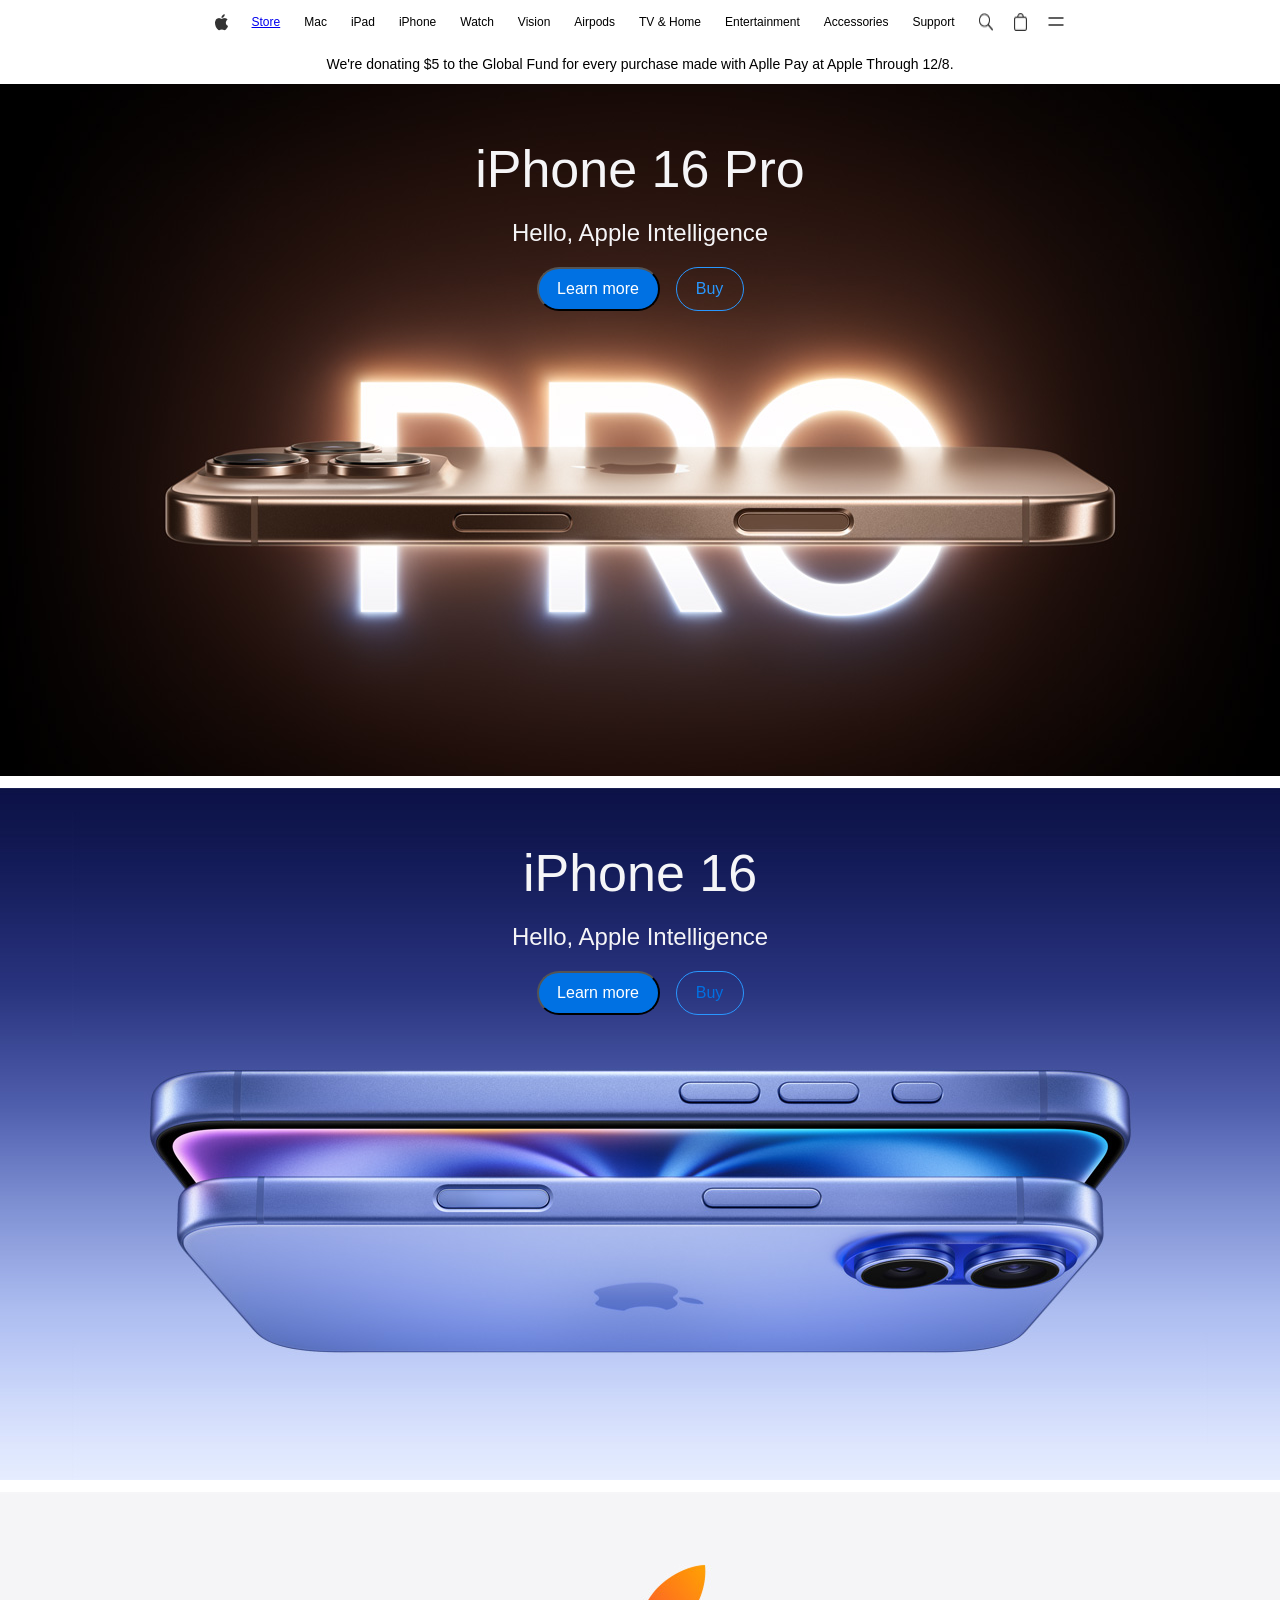
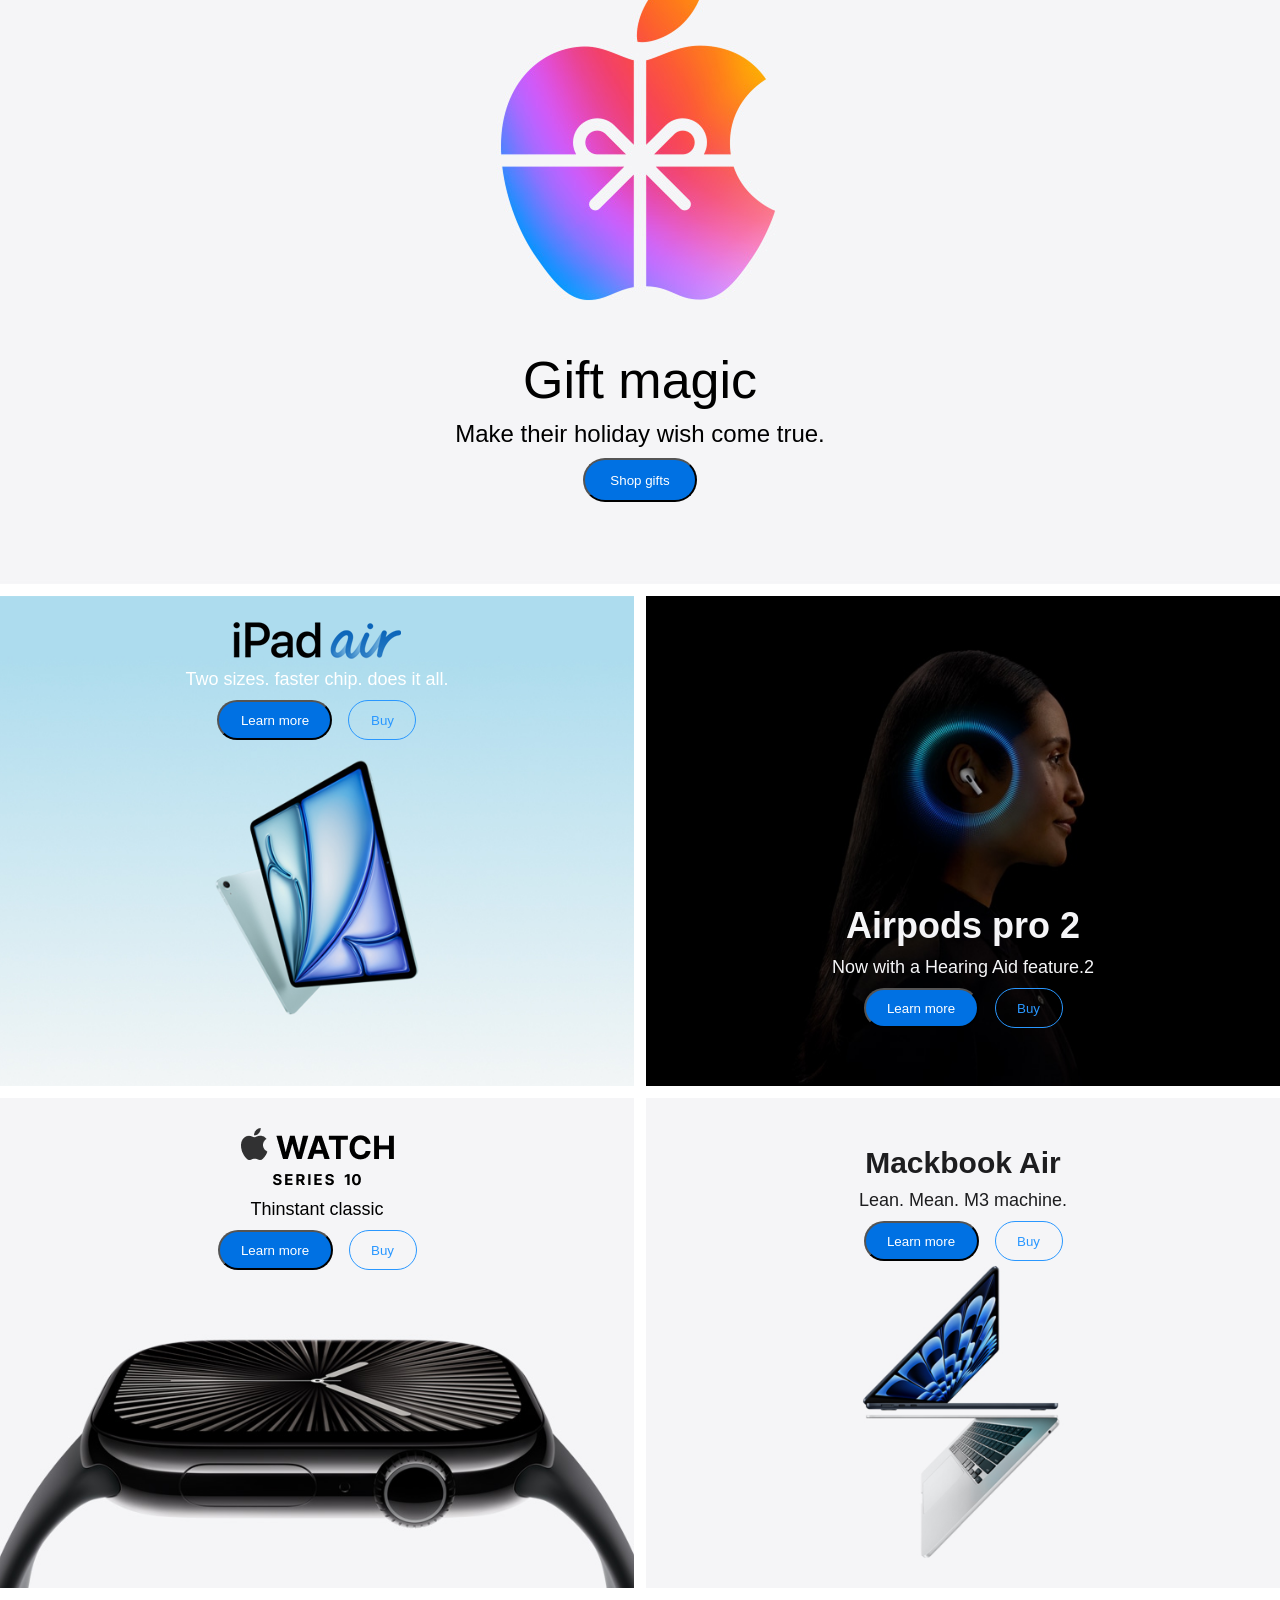
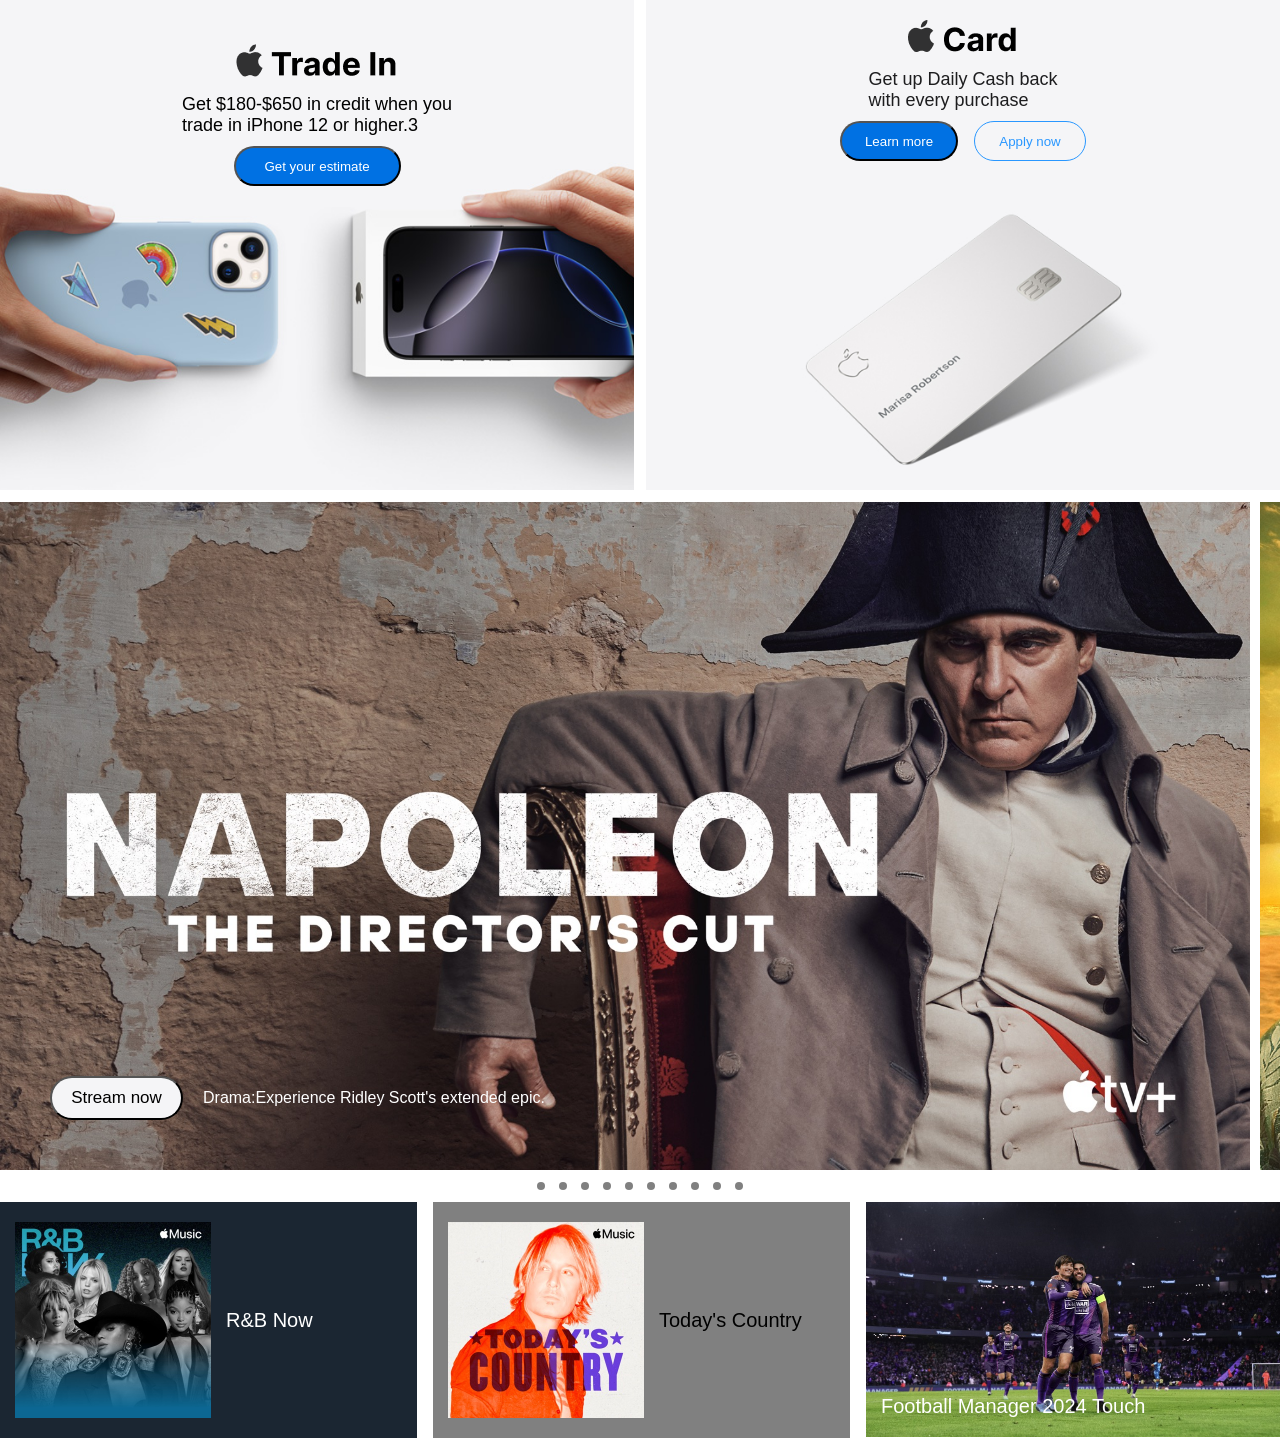
<file: index.html>
<!doctype html>
<html lang="en">
  <head>
    <meta charset="UTF-8" />
    <meta name="viewport" content="width=device-width, initial-scale=1.0" />
    <title>Document</title>
    <link rel="stylesheet" href="./style.css" />
  </head>
  <body>
    <div class="container">
      <div class="box">
        <img src="./Vector (4).png" alt="" class="" />

        <a class="har" href="../store/apple.html">
          <div class="rap">Store</div>
        </a>
        <div class="rap">Mac</div>
        <div class="rap">iPad</div>
        <div class="rap">iPhone</div>
        <div class="rap">Watch</div>
        <div class="rap">Vision</div>
        <div class="rap">Airpods</div>
        <div class="rap">TV & Home</div>
        <div class="rap">Entertainment</div>
        <div class="rap">Accessories</div>
        <div class="rap">Support</div>
        <div class="haru">
          <img src="./Vector (5).png" alt="" />
          <img src="./Vector (6).png" alt="" />
          <img src="./SVG.png" alt="" />
        </div>
      </div>
      <div class="box1">
        We're donating $5 to the Global Fund for every purchase made with Aplle
        Pay at Apple Through 12/8.
      </div>
      <div class="box2">
        <div class="parent">
          <div class="pro">iPhone 16 Pro</div>
          <div class="hello">Hello, Apple Intelligence</div>
          <div class="etseg">
            <button class="learn">Learn more</button>
            <button class="buy">Buy</button>
          </div>
        </div>
      </div>
      <div class="box3">
        <div class="parent1">
          <div class="pro1">iPhone 16</div>
          <div class="hello1">Hello, Apple Intelligence</div>
          <div class="etseg1">
            <button class="learn1">Learn more</button>
            <button class="buy1">Buy</button>
          </div>
        </div>
      </div>
      <div class="box4">
        <div class="parent2">
          <div class="suns1">
            <div class="gift">Gift magic</div>
            <div class="make">Make their holiday wish come true.</div>
            <button class="shop">Shop gifts</button>
          </div>

          <div class="suns">
            <img
              src="./102c0d1d57179375bb079d73fb684c8d4aaa1b65.png"
              alt=""
              class="airpodspro"
            />

            <div class="etseg22">Two sizes. faster chip. does it all.</div>

            <div class="hoidaav">
              <button class="button">Learn more</button
              ><button class="button2">Buy</button>
            </div>
          </div>
        </div>
      </div>

      <div class="box5">
        <div class="box5-row">
          <div class="minibox">
            <div class="parent3">
              <div class="duu">
                <h4 class="airpodspro">AirPods 4</h4>
                <div class="etseg22">
                  <div>Iconic. Now supersonic.</div>
                  <div>Available with Active Noise</div>
                  <div>Cancellation.2</div>
                </div>

                <div class="hoidaav">
                  <button class="button">Learn more</button
                  ><button class="button2">Buy</button>
                </div>
              </div>

              <div class="rap">
                <img
                  src="./102c0d1d57179375bb079d73fb684c8d4aaa1b65.png"
                  alt=""
                  class="airpodspro"
                />

                <div class="etseg22">Two sizes. faster chip. does it all.</div>

                <div class="hoidaav">
                  <button class="button">Learn more</button
                  ><button class="button2">Buy</button>
                </div>
              </div>
            </div>
          </div>
          <div class="minibox1">
            <div class="parent4">
              <div class="duu">
                <img src="./Frame 4.png" alt="" class="zurag1" />
                <div class="two2">Thinstant classic</div>
                <div class="hoidaav1">
                  <button class="button1">Learn more</button
                  ><button class="button3">Buy</button>
                </div>
              </div>

              <div class="rap">
                <h4 class="zurag1">Airpods pro 2</h4>
                <div class="two2">Now with a Hearing Aid feature.2</div>
                <div class="hoidaav1">
                  <button class="button1">Learn more</button
                  ><button class="button3">Buy</button>
                </div>
              </div>
            </div>
          </div>
        </div>
        <div class="box5-row">
          <div class="minibox2">
            <div class="parent5">
              <div class="duu">
                <h4 class="mackbook1">Mackbook Air</h4>
                <div class="thinstantclassic">Lean. Mean. M3 machine.</div>
                <div class="hoidaav2">
                  <button class="button0">Learn more</button
                  ><button class="button09">Buy</button>
                </div>
              </div>

              <div class="rap">
                <img src="./Frame 4.png" alt="" class="mackbook1" />
                <div class="thinstantclassic">Thinstant classic</div>
                <div class="hoidaav2">
                  <button class="button0">Learn more</button
                  ><button class="button09">Buy</button>
                </div>
              </div>
            </div>
          </div>
          <div class="minibox3">
            <div class="parent6">
              <div class="duu">
                <div class="zurag2">
                  <h4>Apple for</h4>
                  <h4>Small Business</h4>
                </div>

                <div class="two3">
                  <div>Hardware, software, and</div>
                  <div>expert help - all in one place</div>
                </div>

                <div class="hoidaav3">
                  <button class="button10">Learn more</button>
                </div>
              </div>

              <div class="rap">
                <h4 class="zurag2">Mackbook Air</h4>

                <div class="two3">Lean. Mean. M3 machine.</div>

                <div class="hoidaav3">
                  <button class="button10">Learn more</button>
                  <button class="button50">Buy</button>
                </div>
              </div>
            </div>
          </div>
        </div>
        <div class="box5-row">
          <div class="minibox4">
            <div class="parent7">
              <div class="duu">
                <h4 class="miniiham">Carrier deals at Apple</h4>
                <div class="etseg33">
                  <div>Get up to $1000 in credit on</div>
                  <div>a new iPhone. Trade-in may</div>
                  <div>be required.</div>
                </div>
                <div class="hoidaav4">
                  <button class="button40">Get your estimate</button>
                  <!-- <button class="button6">Buy</button> -->
                </div>
              </div>

              <div class="rap">
                <img src="./Frame 3.png" alt="" class="miniiham" />
                <div class="etseg33">
                  <div>Get $180-$650 in credit when you</div>
                  <div>trade in iPhone 12 or higher.3</div>
                </div>
                <div class="hoidaav4">
                  <button class="button40">Get your estimate</button>
                  <!-- <button class="button6">Buy</button> -->
                </div>
              </div>
            </div>
          </div>
          <div class="minibox5">
            <div class="parent8">
              <div class="duu">
                <img src="./Frame 4 (1).png" class="zurag3" />
                <div class="twor">
                  <div>Get $180-$650 in credit when</div>
                  <div>you trade in iPhone 12 or higher.4</div>
                </div>
                <div class="caer">with every purchase</div>
                <div class="hoidaav5">
                  <button class="button08">Learn more</button
                  ><button class="button7">Apply now</button>
                </div>
              </div>

              <div class="rap">
                <img src="./Frame 4 (1).png" class="zurag3" />
                <div class="twor">
                  <div>Get up Daily Cash back</div>
                  <div>with every purchase</div>
                </div>

                <div class="hoidaav5">
                  <button class="button08">Learn more</button
                  ><button class="button7">Apply now</button>
                </div>
              </div>
            </div>
          </div>
        </div>
      </div>

      <div class="box6">
        <div class="gclass1" id="gal-1">
          <!-- <div class="yoton"> -->
          <div class="suns22">
            <button class="yoton3">Stream now</button>
          </div>

          <div class="suns22">
            <div class="medq">
              Drama:Experience Ridley Scott's extended epic.
            </div>
            <!-- </div> -->
          </div>
        </div>

        <div class="gclass2" id="gal-2">
          <div class="suns22">
            <div class="yoton2">
              <button class="yoton4">Stream now</button>
              <div class="suns22"></div>
              <div class="medq1">Comedy: The shady side of paradise</div>
            </div>
          </div>
        </div>

        <div class="gclass3" id="gal-3">
          <div class="suns22">
            <!-- <div class="yoton"> -->
            <button class="yoton3">Stream now</button>
          </div>
          <div class="suns22">
            <div class="medq">Action: Worst. Heist. Ever.</div>
            <!-- </div> -->
          </div>
        </div>

        <div class="gclass4" id="gal-4">
          <div class="suns22">
            <!-- <div class="yoton"> -->
            <button class="yoton3">Stream now</button>
          </div>

          <div class="suns22">
            <div class="medq">Documentary:All that glitters isn't gold.</div>
            <!-- </div> -->
          </div>
        </div>

        <div class="gclass5" id="gal-5">
          <div class="suns22">
            <!-- <div class="yoton"> -->
            <button class="yoton3">Stream now</button>
          </div>
          <div class="suns22">
            <div class="medq">
              Watch Messi, every club, and every match--live.
            </div>

            <!-- </div> -->
          </div>
        </div>

        <div class="gclass6" id="gal-6">
          <div class="suns22">
            <!-- <div class="yoton"> -->
            <button class="yoton3">Stream now</button>
          </div>

          <div class="suns22">
            <div class="medq">Crime: Presume nothing.</div>
          </div>
        </div>

        <!-- </div> -->

        <div class="gclass7" id="gal-7">
          <div class="suns22">
            <!-- <div class="yoton"> -->
            <button class="yoton3">Stream now</button>
          </div>
          <div class="suns22">
            <div class="medq">Drama: New season.</div>
            <!-- </div> -->
          </div>
        </div>

        <div class="gclass8" id="gal-8">
          <div class="suns22">
            <div class="yoton2">
              <button class="yoton4">See the schedule</button>
              <div class="suns22"></div>
              <div class="medq1">LIve MLB games, every Friday</div>
            </div>
          </div>
        </div>

        <div class="gclass9" id="gal-9">
          <div class="suns22">
            <!-- <div class="yoton"> -->

            <button class="yoton3">Stream now</button>
          </div>
          <div class="suns22">
            <div class="medq">
              Thriller: Natalie Portman and moses Ingram star in a visionary
              noir thriller.
            </div>
          </div>
        </div>

        <div class="gclass10" id="gal-10">
          <div class="suns22">
            <!-- <div class="yoton"> -->

            <button class="yoton3">Stream now</button>
          </div>

          <div class="suns22">
            <div class="medq">
              Drama: 16 Emmy Nominations Including Best Drama
            </div>

            <!-- </div> -->
          </div>
        </div>
      </div>
      <div class="pinguudiinaav">
        <a href="#gal-1" class="pin"></a>
        <a href="#gal-2" class="pin"></a>
        <a href="#gal-3" class="pin"></a>
        <a href="#gal-4" class="pin"></a>
        <a href="#gal-5" class="pin"></a>
        <a href="#gal-6" class="pin"></a>
        <a href="#gal-7" class="pin"></a>
        <a href="#gal-8" class="pin"></a>
        <a href="#gal-9" class="pin"></a>
        <a href="#gal-10" class="pin"></a>
      </div>

      <div class="box7">
        <div>
          <div class="aav">
            <div class="guidegzurag1"></div>
            <div class="duu1">R&B Now</div>
          </div>
          <div class="rap1">
            <div>R&B Now</div>
          </div>
        </div>

        <div>
          <div class="aav1">
            <div class="guidegzurag2"></div>
            <div class="duu1">Today's Country</div>
          </div>
          <div class="rap1">
            <div>Today's Country</div>
          </div>
        </div>

        <div>
          <div class="guidegzurag3">
            <div class="duu1">
              <div class="football">Football Manager 2024 Touch</div>
            </div>
          </div>
          <div class="rap1">
            <div>Football Manager 2024 Touch</div>
          </div>
        </div>

        <div>
          <div class="guidegzurag4">
            <div class="duu1">
              <div class="weeks">6 Weeks to restart Your Fitness</div>
            </div>
          </div>
          <div class="rap1">
            <div>6 Weeks to restart Your Fitness</div>
          </div>
        </div>

        <div>
          <div class="guidegzurag5">
            <div class="duu1">
              <div class="nba">NBA 2k25 Arcade edition</div>
            </div>
          </div>
          <div class="rap1">
            <div>NBA 2k25 Arcade edition</div>
          </div>
        </div>

        <div>
          <div class="guidegzurag6">
            <div class="duu1">
              <div class="esee">Strength with Kyle</div>
            </div>
          </div>
          <div class="rap1">
            <div>Strength with Kyle</div>
          </div>
        </div>

        <div>
          <div class="guidegzurag7">
            <div class="duu1">
              <div class="run">Run your first 5K</div>
            </div>
          </div>

          <div class="rap1">
            <div>Run your first 5K</div>
          </div>
        </div>

        <div>
          <div class="aav2">
            <div class="guidegzurag8"></div>
            <div class="duu1">Strength with Kyle</div>
          </div>
          <div class="rap1">
            <div>Strength with Kyle</div>
          </div>
        </div>

        <div>
          <div class="guidegzurag9">
            <div class="duu1">
              <div class="kitty">Hello Kitty Island Adventure</div>
            </div>
          </div>
          <div class="rap1">Hello Kitty Island Adventure</div>
        </div>

        <div>
          <div class="aav3">
            <div class="guidegzurag10"></div>
            <div class="duu1">Strength with Kyle</div>
          </div>

          <div class="rap1">
            <div>Strength with Kyle</div>
          </div>
        </div>
      </div>
    </div>
  </body>
</html>
</file>
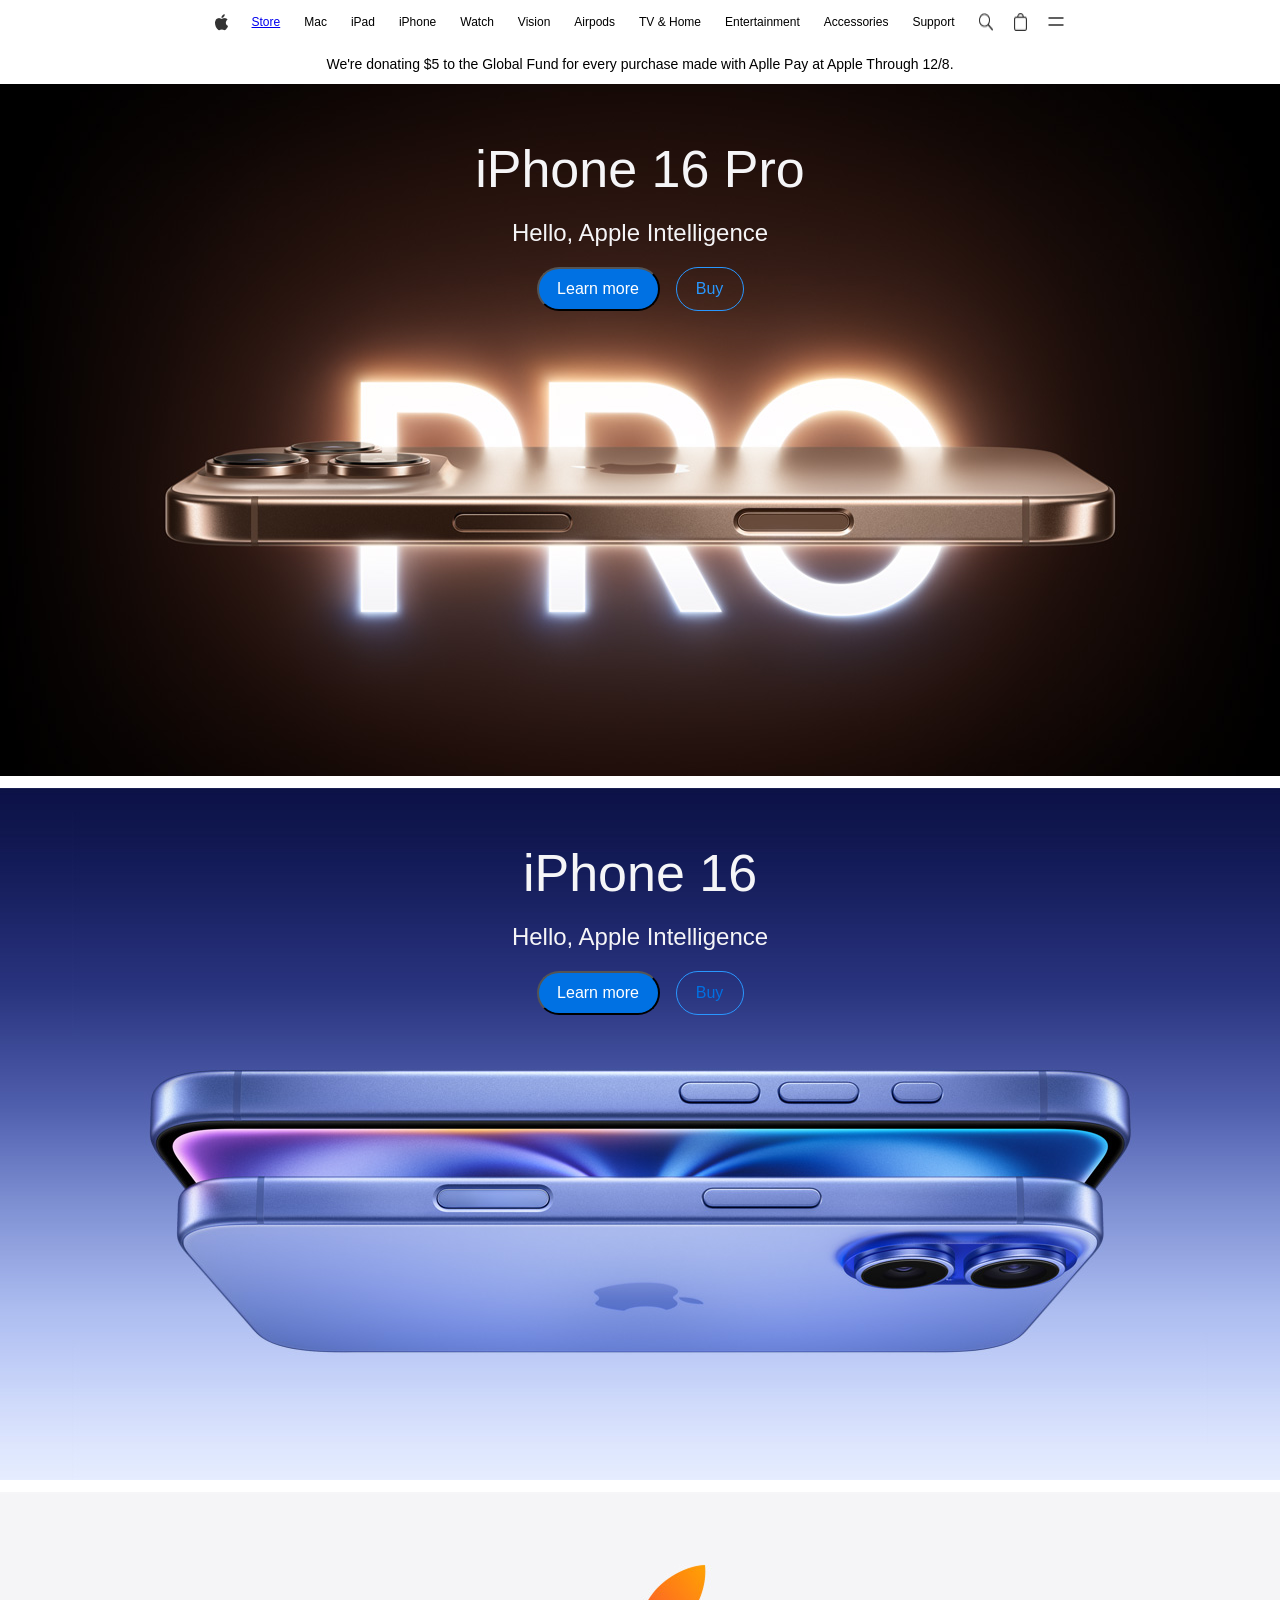
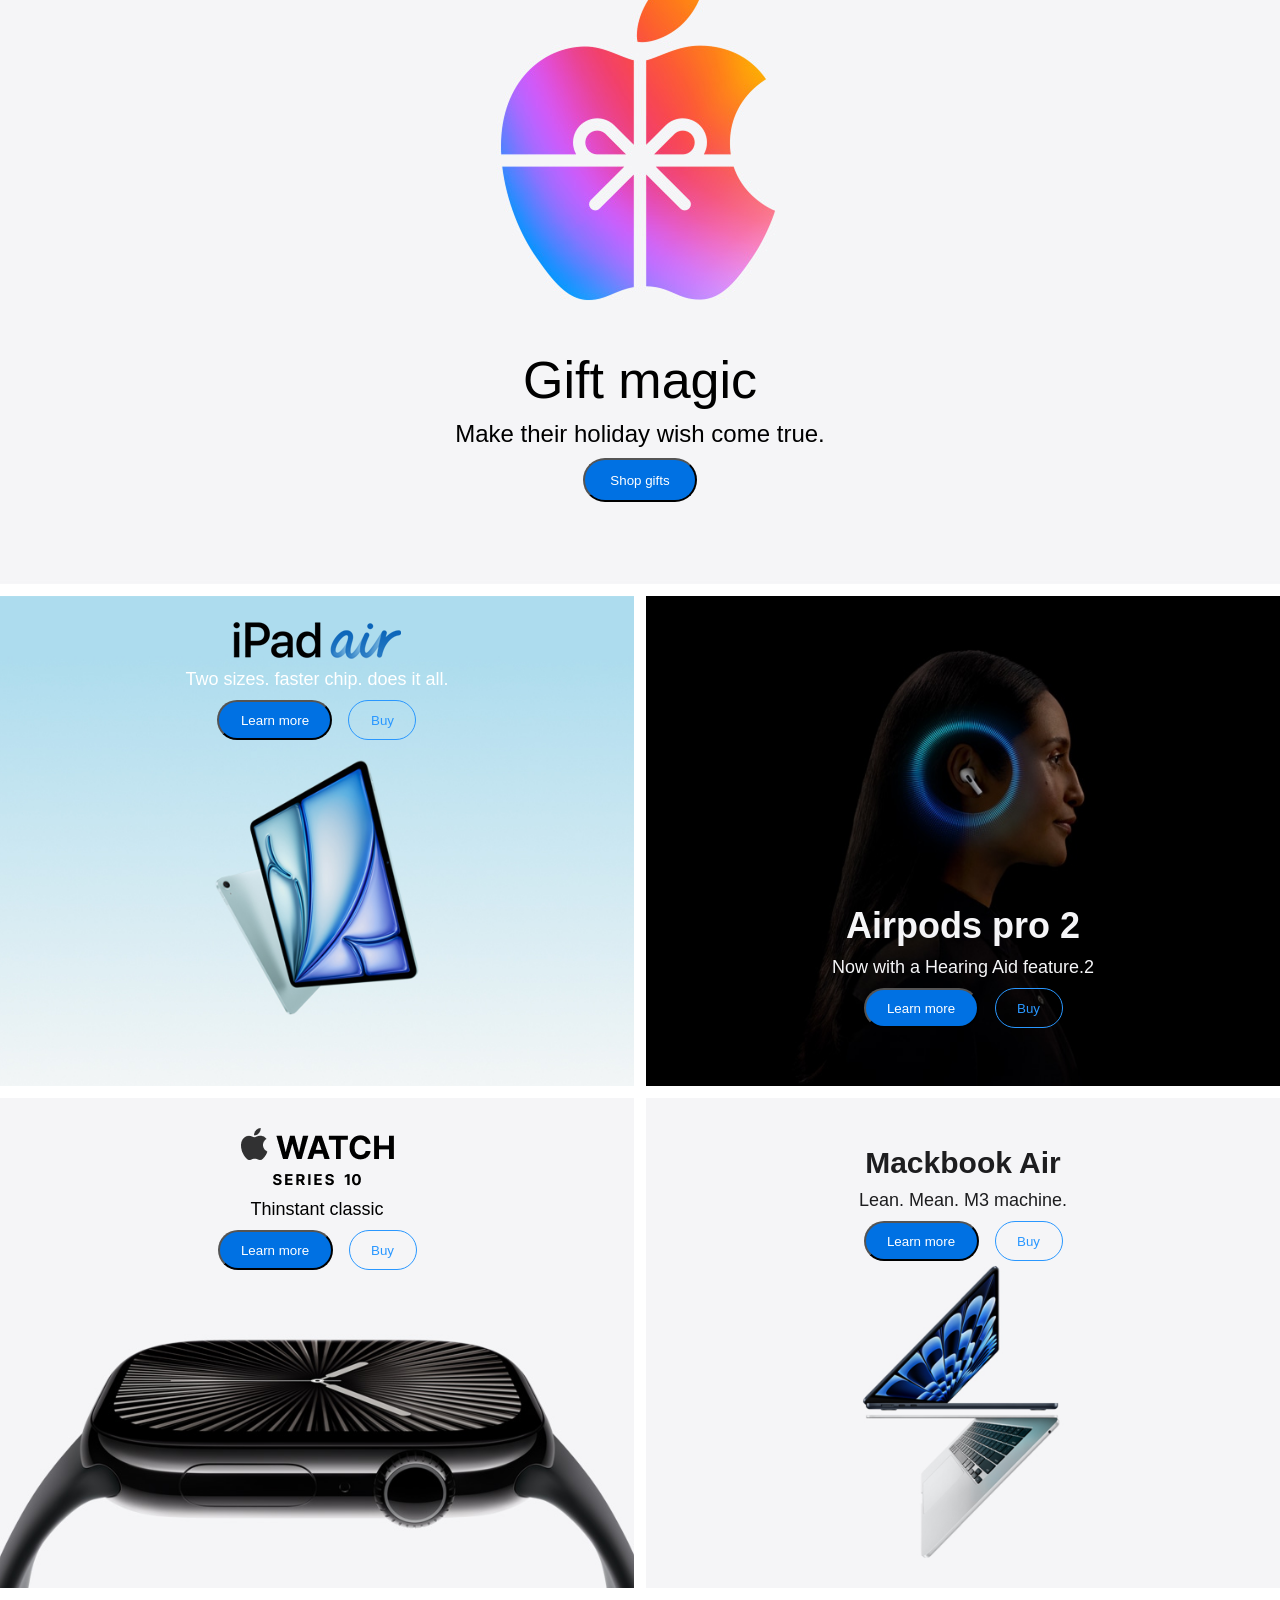
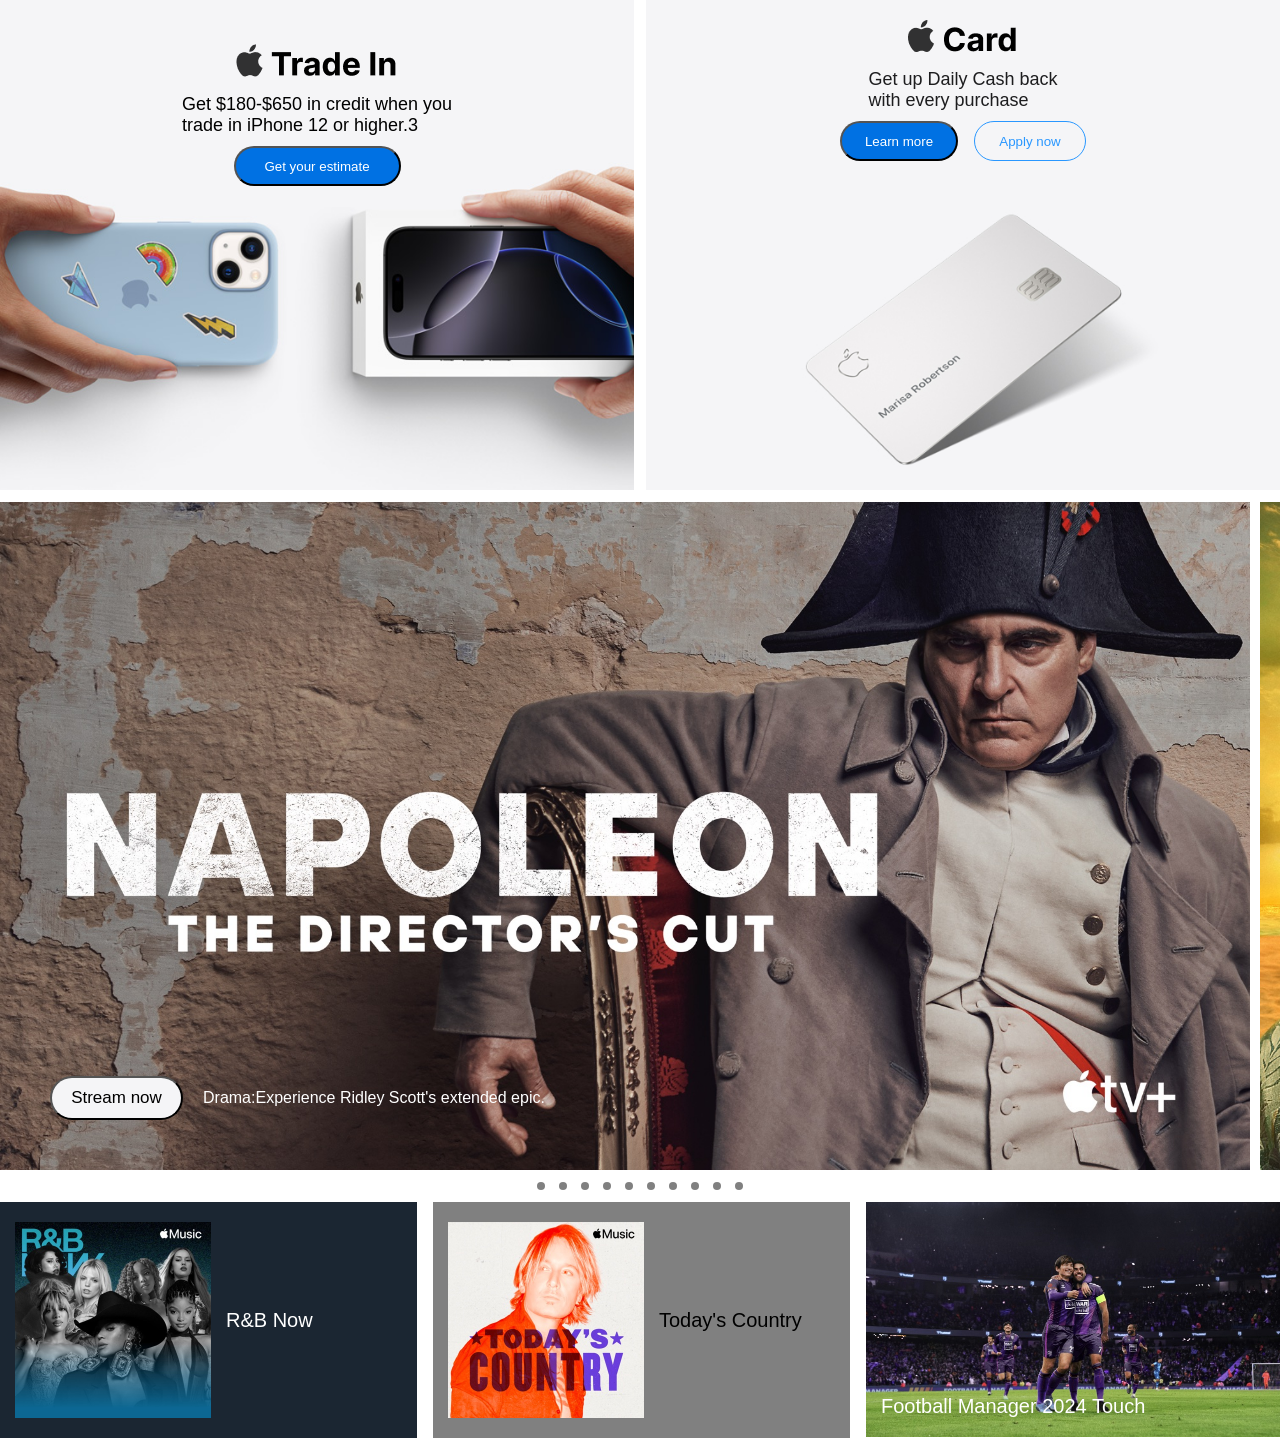
<file: box/box1/index.html>
<!doctype html>
<html lang="en">
  <head>
    <meta charset="UTF-8" />
    <meta name="viewport" content="width=device-width, initial-scale=1.0" />
    <title>Document</title>
    <link rel="stylesheet" href="./style.css" />
  </head>
  <body>
    <div class="container">
      <div class="box">
        <img src="./Vector (4).png" alt="" class="" />
        <a class="har" href="../store/apple.html">
          <div class="rap">Store</div>
        </a>
        <div class="rap">Mac</div>
        <div class="rap">iPad</div>
        <div class="rap">iPhone</div>
        <div class="rap">Watch</div>
        <div class="rap">Vision</div>
        <div class="rap">Airpods</div>
        <div class="rap">TV & Home</div>
        <div class="rap">Entertainment</div>
        <div class="rap">Accessories</div>
        <div class="rap">Support</div>
        <div class="haru">
          <img src="./Vector (5).png" alt="" />
          <img src="./Vector (6).png" alt="" />
          <img src="./SVG.png" alt="" />
        </div>
      </div>
      <div class="box1">
        We're donating $5 to the Global Fund for every purchase made with Aplle
        Pay at Apple Through 12/8.
      </div>
      <div class="box2">
        <div class="parent">
          <div class="pro">iPhone 16 Pro</div>
          <div class="hello">Hello, Apple Intelligence</div>
          <div class="etseg">
            <button class="learn">Learn more</button>
            <button class="buy">Buy</button>
          </div>
        </div>
      </div>
      <div class="box3">
        <div class="parent1">
          <div class="pro1">iPhone 16</div>
          <div class="hello1">Hello, Apple Intelligence</div>
          <div class="etseg1">
            <button class="learn1">Learn more</button>
            <button class="buy1">Buy</button>
          </div>
        </div>
      </div>
      <div class="box4">
        <div class="parent2">
          <div class="suns1">
            <div class="gift">Gift magic</div>
            <div class="make">Make their holiday wish come true.</div>
            <button class="shop">Shop gifts</button>
          </div>

          <div class="suns">
            <img
              src="./102c0d1d57179375bb079d73fb684c8d4aaa1b65.png"
              alt=""
              class="airpodspro"
            />

            <div class="etseg22">Two sizes. faster chip. does it all.</div>

            <div class="hoidaav">
              <button class="button">Learn more</button
              ><button class="button2">Buy</button>
            </div>
          </div>
        </div>
      </div>

      <div class="box5">
        <div class="box5-row">
          <div class="minibox">
            <div class="parent3">
              <div class="duu">
                <h4 class="airpodspro">AirPods 4</h4>
                <div class="etseg22">
                  <div>Iconic. Now supersonic.</div>
                  <div>Available with Active Noise</div>
                  <div>Cancellation.2</div>
                </div>

                <div class="hoidaav">
                  <button class="button">Learn more</button
                  ><button class="button2">Buy</button>
                </div>
              </div>

              <div class="rap">
                <img
                  src="./102c0d1d57179375bb079d73fb684c8d4aaa1b65.png"
                  alt=""
                  class="airpodspro"
                />

                <div class="etseg22">Two sizes. faster chip. does it all.</div>

                <div class="hoidaav">
                  <button class="button">Learn more</button
                  ><button class="button2">Buy</button>
                </div>
              </div>
            </div>
          </div>
          <div class="minibox1">
            <div class="parent4">
              <div class="duu">
                <img src="./Frame 4.png" alt="" class="zurag1" />
                <div class="two2">Thinstant classic</div>
                <div class="hoidaav1">
                  <button class="button1">Learn more</button
                  ><button class="button3">Buy</button>
                </div>
              </div>

              <div class="rap">
                <h4 class="zurag1">Airpods pro 2</h4>
                <div class="two2">Now with a Hearing Aid feature.2</div>
                <div class="hoidaav1">
                  <button class="button1">Learn more</button
                  ><button class="button3">Buy</button>
                </div>
              </div>
            </div>
          </div>
        </div>
        <div class="box5-row">
          <div class="minibox2">
            <div class="parent5">
              <div class="duu">
                <h4 class="mackbook1">Mackbook Air</h4>
                <div class="thinstantclassic">Lean. Mean. M3 machine.</div>
                <div class="hoidaav2">
                  <button class="button0">Learn more</button
                  ><button class="button09">Buy</button>
                </div>
              </div>

              <div class="rap">
                <img src="./Frame 4.png" alt="" class="mackbook1" />
                <div class="thinstantclassic">Thinstant classic</div>
                <div class="hoidaav2">
                  <button class="button0">Learn more</button
                  ><button class="button09">Buy</button>
                </div>
              </div>
            </div>
          </div>
          <div class="minibox3">
            <div class="parent6">
              <div class="duu">
                <div class="zurag2">
                  <h4>Apple for</h4>
                  <h4>Small Business</h4>
                </div>

                <div class="two3">
                  <div>Hardware, software, and</div>
                  <div>expert help - all in one place</div>
                </div>

                <div class="hoidaav3">
                  <button class="button10">Learn more</button>
                </div>
              </div>

              <div class="rap">
                <h4 class="zurag2">Mackbook Air</h4>

                <div class="two3">Lean. Mean. M3 machine.</div>

                <div class="hoidaav3">
                  <button class="button10">Learn more</button>
                  <button class="button50">Buy</button>
                </div>
              </div>
            </div>
          </div>
        </div>
        <div class="box5-row">
          <div class="minibox4">
            <div class="parent7">
              <div class="duu">
                <h4 class="miniiham">Carrier deals at Apple</h4>
                <div class="etseg33">
                  <div>Get up to $1000 in credit on</div>
                  <div>a new iPhone. Trade-in may</div>
                  <div>be required.</div>
                </div>
                <div class="hoidaav4">
                  <button class="button40">Get your estimate</button>
                  <!-- <button class="button6">Buy</button> -->
                </div>
              </div>

              <div class="rap">
                <img src="./Frame 3.png" alt="" class="miniiham" />
                <div class="etseg33">
                  <div>Get $180-$650 in credit when you</div>
                  <div>trade in iPhone 12 or higher.3</div>
                </div>
                <div class="hoidaav4">
                  <button class="button40">Get your estimate</button>
                  <!-- <button class="button6">Buy</button> -->
                </div>
              </div>
            </div>
          </div>
          <div class="minibox5">
            <div class="parent8">
              <div class="duu">
                <img src="./Frame 4 (1).png" class="zurag3" />
                <div class="twor">
                  <div>Get $180-$650 in credit when</div>
                  <div>you trade in iPhone 12 or higher.4</div>
                </div>
                <div class="caer">with every purchase</div>
                <div class="hoidaav5">
                  <button class="button08">Learn more</button
                  ><button class="button7">Apply now</button>
                </div>
              </div>

              <div class="rap">
                <img src="./Frame 4 (1).png" class="zurag3" />
                <div class="twor">
                  <div>Get up Daily Cash back</div>
                  <div>with every purchase</div>
                </div>

                <div class="hoidaav5">
                  <button class="button08">Learn more</button
                  ><button class="button7">Apply now</button>
                </div>
              </div>
            </div>
          </div>
        </div>
      </div>

      <div class="box6">
        <div class="gclass1" id="gal-1">
          <!-- <div class="yoton"> -->
          <div class="suns22">
            <button class="yoton3">Stream now</button>
          </div>

          <div class="suns22">
            <div class="medq">
              Drama:Experience Ridley Scott's extended epic.
            </div>
            <!-- </div> -->
          </div>
        </div>

        <div class="gclass2" id="gal-2">
          <div class="suns22">
            <div class="yoton2">
              <button class="yoton4">Stream now</button>
              <div class="suns22"></div>
              <div class="medq1">Comedy: The shady side of paradise</div>
            </div>
          </div>
        </div>

        <div class="gclass3" id="gal-3">
          <div class="suns22">
            <!-- <div class="yoton"> -->
            <button class="yoton3">Stream now</button>
          </div>
          <div class="suns22">
            <div class="medq">Action: Worst. Heist. Ever.</div>
            <!-- </div> -->
          </div>
        </div>

        <div class="gclass4" id="gal-4">
          <div class="suns22">
            <!-- <div class="yoton"> -->
            <button class="yoton3">Stream now</button>
          </div>

          <div class="suns22">
            <div class="medq">Documentary:All that glitters isn't gold.</div>
            <!-- </div> -->
          </div>
        </div>

        <div class="gclass5" id="gal-5">
          <div class="suns22">
            <!-- <div class="yoton"> -->
            <button class="yoton3">Stream now</button>
          </div>
          <div class="suns22">
            <div class="medq">
              Watch Messi, every club, and every match--live.
            </div>

            <!-- </div> -->
          </div>
        </div>

        <div class="gclass6" id="gal-6">
          <div class="suns22">
            <!-- <div class="yoton"> -->
            <button class="yoton3">Stream now</button>
          </div>

          <div class="suns22">
            <div class="medq">Crime: Presume nothing.</div>
          </div>
        </div>

        <!-- </div> -->

        <div class="gclass7" id="gal-7">
          <div class="suns22">
            <!-- <div class="yoton"> -->
            <button class="yoton3">Stream now</button>
          </div>
          <div class="suns22">
            <div class="medq">Drama: New season.</div>
            <!-- </div> -->
          </div>
        </div>

        <div class="gclass8" id="gal-8">
          <div class="suns22">
            <div class="yoton2">
              <button class="yoton4">See the schedule</button>
              <div class="suns22"></div>
              <div class="medq1">LIve MLB games, every Friday</div>
            </div>
          </div>
        </div>

        <div class="gclass9" id="gal-9">
          <div class="suns22">
            <!-- <div class="yoton"> -->

            <button class="yoton3">Stream now</button>
          </div>
          <div class="suns22">
            <div class="medq">
              Thriller: Natalie Portman and moses Ingram star in a visionary
              noir thriller.
            </div>
          </div>
        </div>

        <div class="gclass10" id="gal-10">
          <div class="suns22">
            <!-- <div class="yoton"> -->

            <button class="yoton3">Stream now</button>
          </div>

          <div class="suns22">
            <div class="medq">
              Drama: 16 Emmy Nominations Including Best Drama
            </div>

            <!-- </div> -->
          </div>
        </div>
      </div>
      <div class="pinguudiinaav">
        <a href="#gal-1" class="pin"></a>
        <a href="#gal-2" class="pin"></a>
        <a href="#gal-3" class="pin"></a>
        <a href="#gal-4" class="pin"></a>
        <a href="#gal-5" class="pin"></a>
        <a href="#gal-6" class="pin"></a>
        <a href="#gal-7" class="pin"></a>
        <a href="#gal-8" class="pin"></a>
        <a href="#gal-9" class="pin"></a>
        <a href="#gal-10" class="pin"></a>
      </div>

      <div class="box7">
        <div>
          <div class="aav">
            <div class="guidegzurag1"></div>
            <div class="duu1">R&B Now</div>
          </div>
          <div class="rap1">
            <div>R&B Now</div>
          </div>
        </div>

        <div>
          <div class="aav1">
            <div class="guidegzurag2"></div>
            <div class="duu1">Today's Country</div>
          </div>
          <div class="rap1">
            <div>Today's Country</div>
          </div>
        </div>

        <div>
          <div class="guidegzurag3">
            <div class="duu1">
              <div class="football">Football Manager 2024 Touch</div>
            </div>
          </div>
          <div class="rap1">
            <div>Football Manager 2024 Touch</div>
          </div>
        </div>

        <div>
          <div class="guidegzurag4">
            <div class="duu1">
              <div class="weeks">6 Weeks to restart Your Fitness</div>
            </div>
          </div>
          <div class="rap1">
            <div>6 Weeks to restart Your Fitness</div>
          </div>
        </div>

        <div>
          <div class="guidegzurag5">
            <div class="duu1">
              <div class="nba">NBA 2k25 Arcade edition</div>
            </div>
          </div>
          <div class="rap1">
            <div>NBA 2k25 Arcade edition</div>
          </div>
        </div>

        <div>
          <div class="guidegzurag6">
            <div class="duu1">
              <div class="esee">Strength with Kyle</div>
            </div>
          </div>
          <div class="rap1">
            <div>Strength with Kyle</div>
          </div>
        </div>

        <div>
          <div class="guidegzurag7">
            <div class="duu1">
              <div class="run">Run your first 5K</div>
            </div>
          </div>

          <div class="rap1">
            <div>Run your first 5K</div>
          </div>
        </div>

        <div>
          <div class="aav2">
            <div class="guidegzurag8"></div>
            <div class="duu1">Strength with Kyle</div>
          </div>
          <div class="rap1">
            <div>Strength with Kyle</div>
          </div>
        </div>

        <div>
          <div class="guidegzurag9">
            <div class="duu1">
              <div class="kitty">Hello Kitty Island Adventure</div>
            </div>
          </div>
          <div class="rap1">Hello Kitty Island Adventure</div>
        </div>

        <div>
          <div class="aav3">
            <div class="guidegzurag10"></div>
            <div class="duu1">Strength with Kyle</div>
          </div>

          <div class="rap1">
            <div>Strength with Kyle</div>
          </div>
        </div>
      </div>
    </div>
  </body>
</html>
</file>
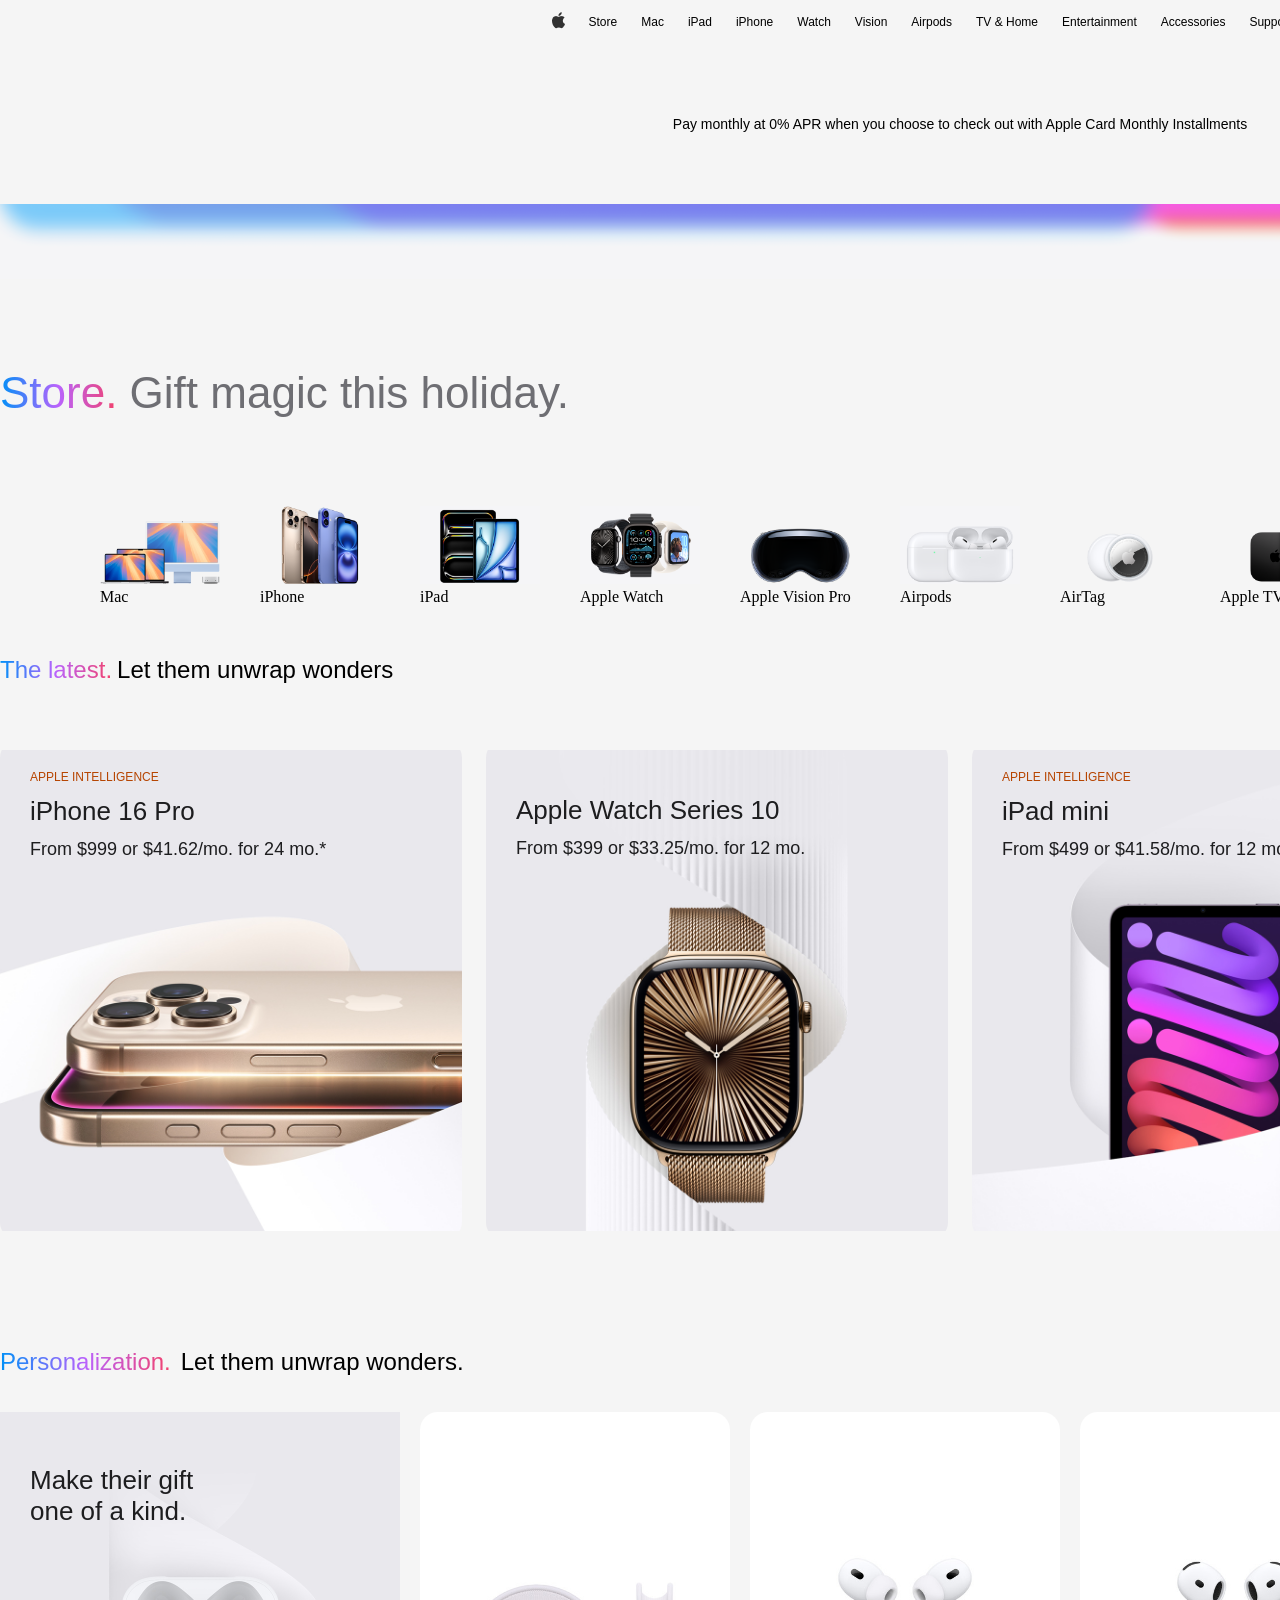
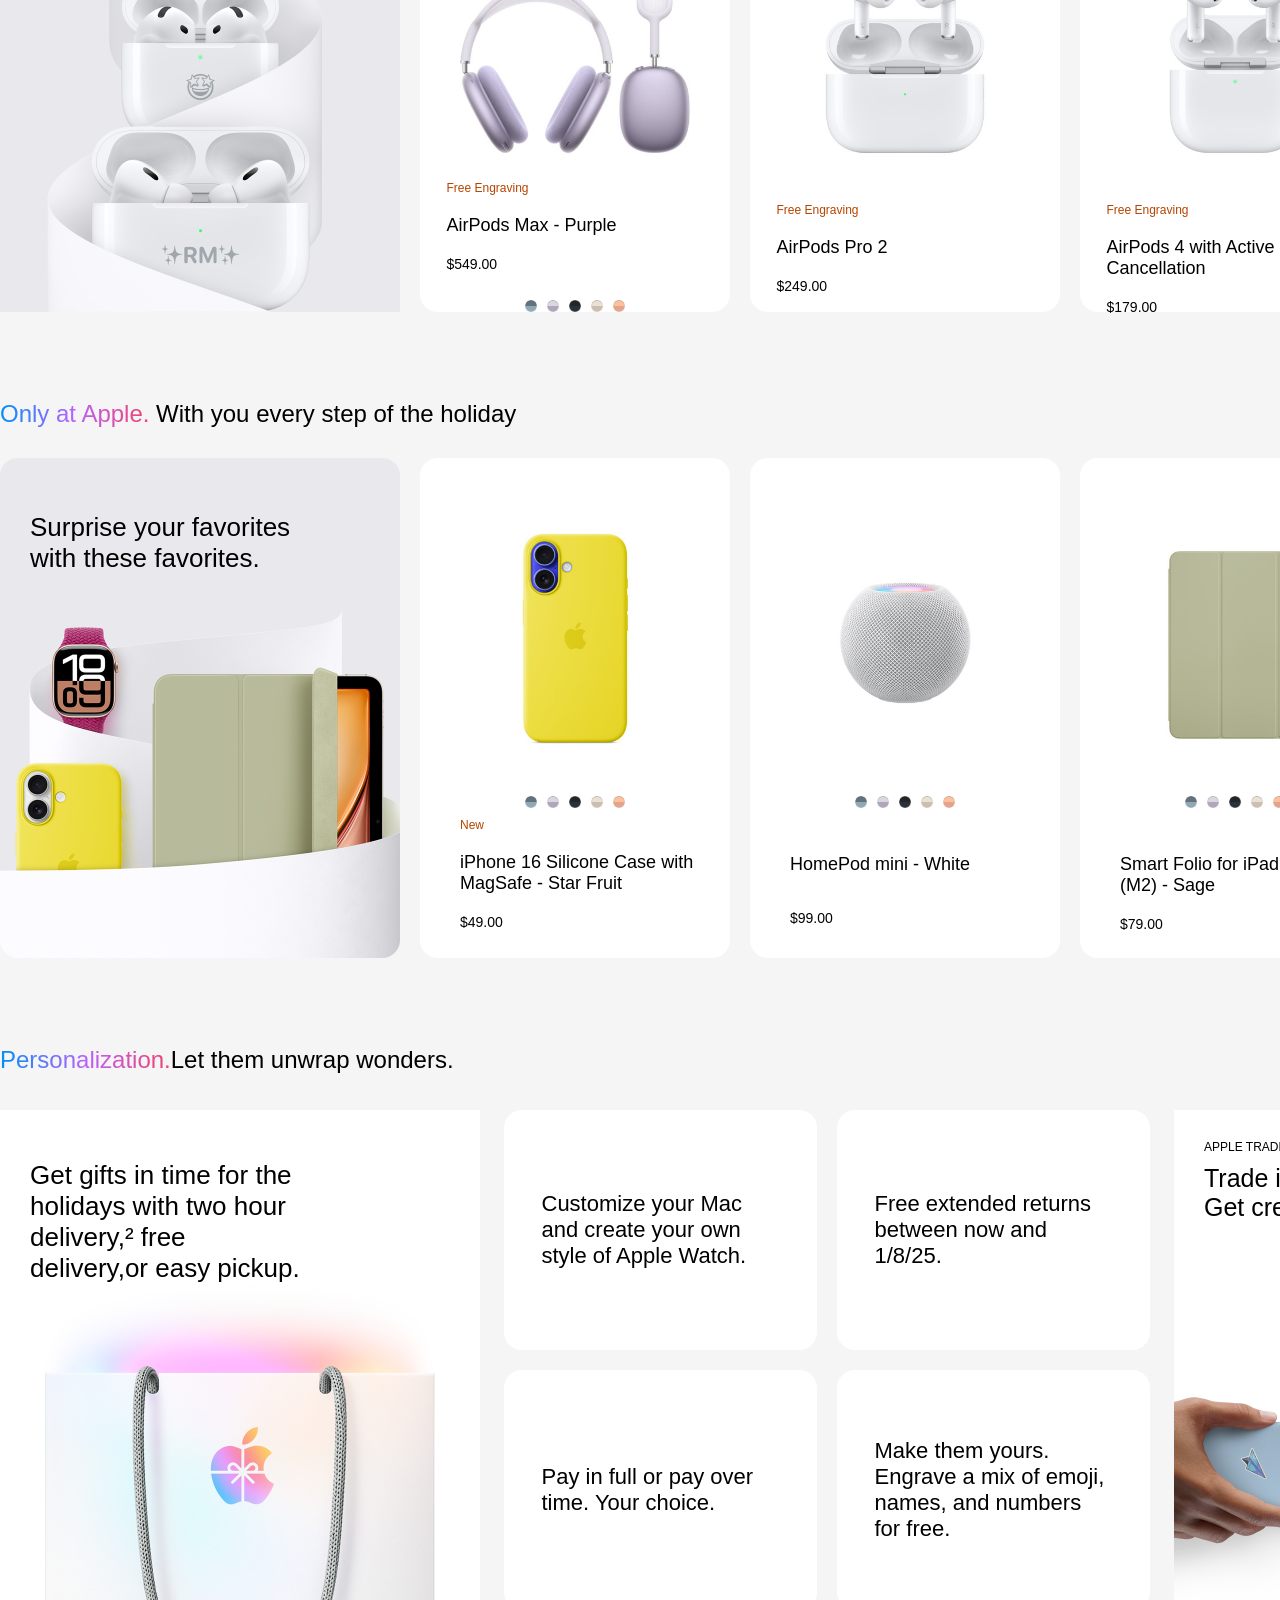
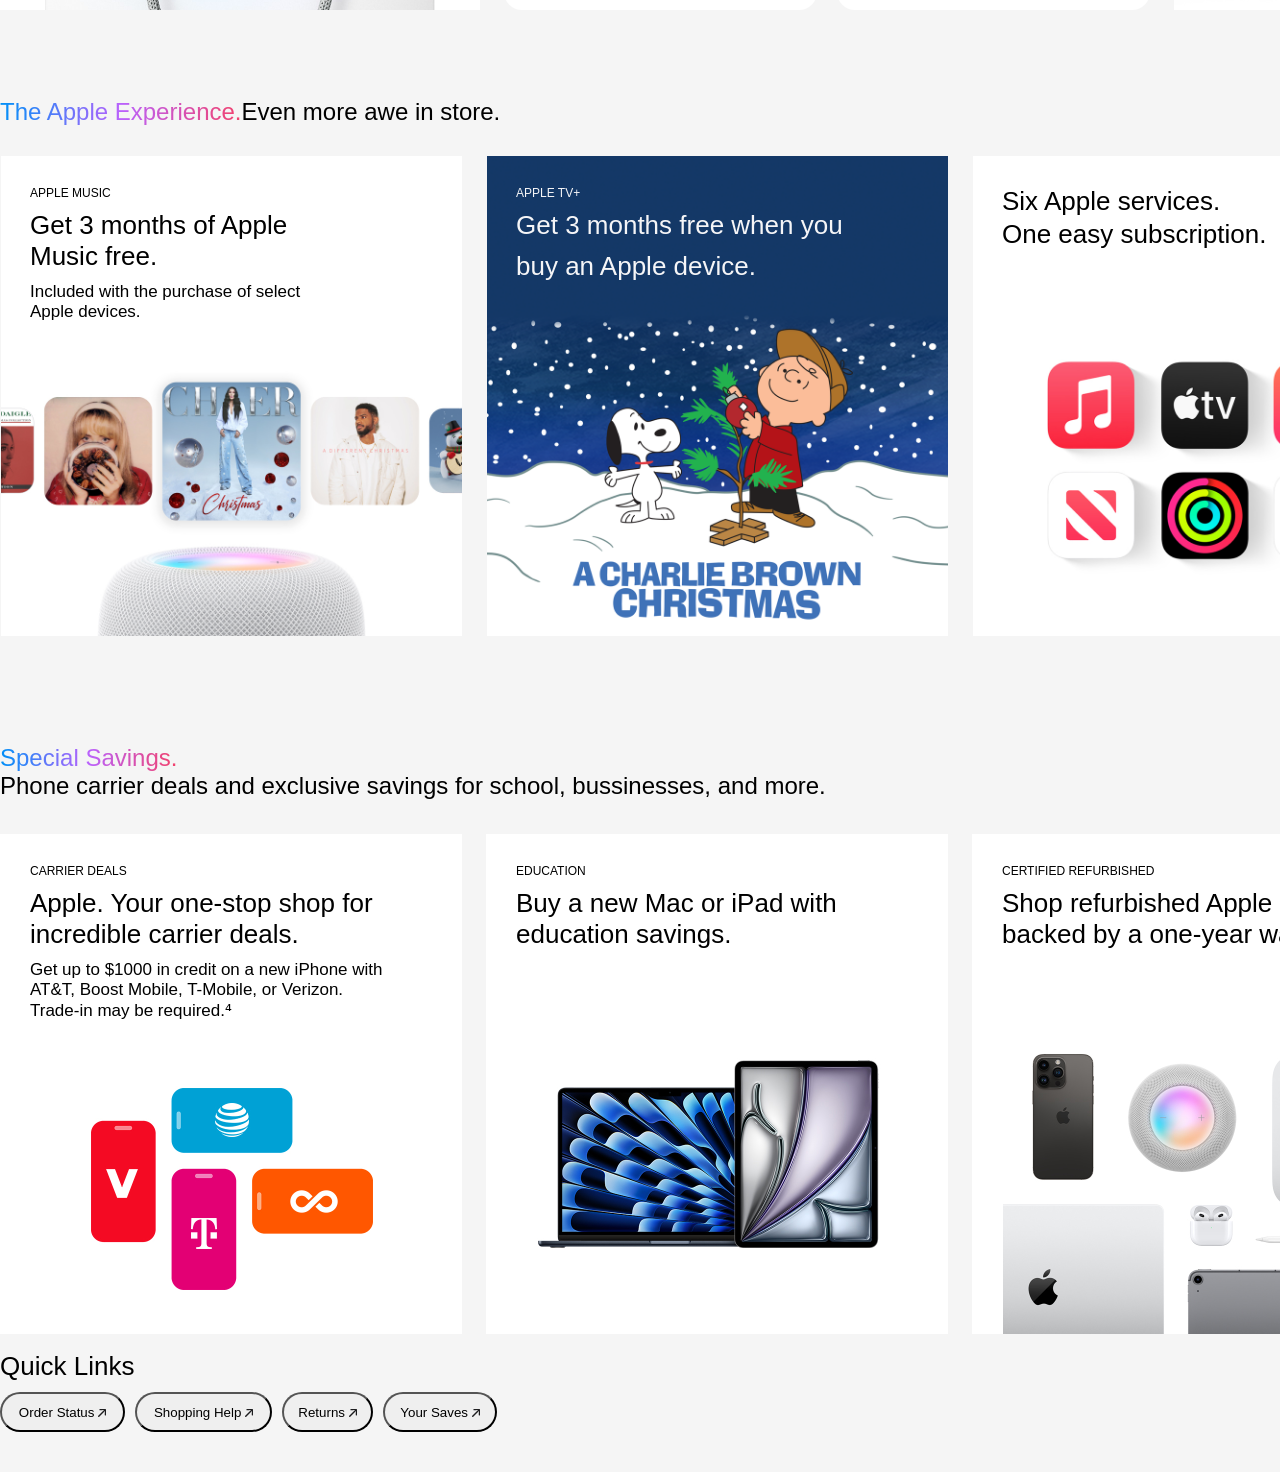
<file: store/apple.html>
<!doctype html>
<html lang="en">
  <head>
    <meta charset="UTF-8" />
    <meta name="viewport" content="width=device-width, initial-scale=1.0" />
    <title>Document</title>
    <!doctype html>
    <html lang="en">
      <head>
        <meta charset="UTF-8" />
        <meta name="viewport" content="width=device-width, initial-scale=1.0" />
        <title>Document</title>
        <link rel="stylesheet" href="./apple.css" />
      </head>
      <body></body>
    </html>
  </head>
  <body>
    <div class="container">
      <div class="container2">
        <div class="box1">
          <a class="har" href="../index.html">
            <img src="./Vector (8).png" alt="" />
          </a>
          <div>Store</div>
          <div>Mac</div>
          <div>iPad</div>
          <div>iPhone</div>
          <div>Watch</div>
          <div>Vision</div>
          <div>Airpods</div>
          <div>TV & Home</div>
          <div>Entertainment</div>
          <div>Accessories</div>
          <div>Support</div>

          <img src="./Vector (9).png" alt="" />
          <img src="./Vector (10).png" alt="" />
        </div>
        <div class="box2">
          Pay monthly at 0% APR when you choose to check out with Apple Card
          Monthly Installments
        </div>

        <div class="parent">
          <div class="box3">
            <img src="./Background (6).png" alt="" />
          </div>
          <div class="hooson"></div>
          <div class="container2">
            <div class="box4">
              <div class="tomah">
                <span>Store.</span> Gift magic this holiday.
              </div>
              <div class="duunar">
                <img
                  src="./f2b679ae6791d18fc8aeadd75a3c2d3e35c715ef.jpg"
                  alt=""
                  class="pin"
                />
                <div class="parent2">
                  <div class="tomah1">
                    <div>Need shopping help</div>
                    <div class="ongo">Ask a Specialist</div>
                  </div>
                  <div class="tomah2">
                    <div>Visit an Apple Story</div>
                    <div class="ongo">Find one near you ></div>
                  </div>
                </div>
              </div>
            </div>
            <div class="container3">
              <div class="box5">
                <div>
                  <img
                    src="./34baf6a039ecbf1ba6a7732037e120bdd468a7ae.png"
                    alt=""
                    class="pan"
                  />
                  <div>Mac</div>
                </div>
                <div>
                  <img
                    src="./3c2df4a7c5c891f90a79861702d92614ebb717a7.png"
                    alt=""
                    class="pan"
                  />
                  <div>iPhone</div>
                </div>
                <div>
                  <img
                    src="./8b227b13d4a5deba8b13df756bb5cacf2ba4c363.png"
                    alt=""
                    class="pan"
                  />
                  <div>iPad</div>
                </div>
                <div>
                  <img
                    src="./b3b305933bfde0904dbc2d5680c1e5abf89ef5df.png"
                    alt=""
                    class="pan"
                  />
                  <div>Apple Watch</div>
                </div>
                <div>
                  <img
                    src="./317164b8238731a20a2332fc3e7bf6bb5e81b23d.png"
                    alt=""
                    class="pan"
                  />
                  <div>Apple Vision Pro</div>
                </div>
                <div>
                  <img
                    src="./f09ef14c12d4141a917468ed4a80edfbf5b64963.png"
                    alt=""
                    class="pan"
                  />
                  <div>Airpods</div>
                </div>
                <div>
                  <img
                    src="./44e3a54dda74f69c5662cc2bae822376f59710df.png"
                    alt=""
                    class="pan"
                  />
                  <div>AirTag</div>
                </div>
                <div>
                  <img
                    src="./78f6080c8fe5bd51da68f7b04b40e9e80064595b.png"
                    alt=""
                    class="pan"
                  />
                  <div>Apple TV 4K</div>
                </div>
                <div>
                  <img
                    src="./bdc65d56260e4cf86d489cd61103d0b42b4a6982.png"
                    alt=""
                    class="pan"
                  />
                  <div>Homepod</div>
                </div>
                <div>
                  <img
                    src="./245ccbb0018762dccd01a6ddb76676d8afab6b36.png"
                    alt=""
                    class="pan"
                  />
                  <div>Accessories</div>
                </div>
                <div>
                  <img
                    src="./70be0fbaa2ad5623aa11af590af34c1f787f1d9f.png"
                    alt=""
                    class="pan"
                  />
                  <div>Apple Gift Card</div>
                </div>
              </div>
            </div>
            <div class="latest">
              <span>The latest.</span>
              <div>Let them unwrap wonders</div>
            </div>
            <div class="box6">
              <div class="hairtsag1">
                <div class="haannen">
                  <div class="apple2">APPLE INTELLIGENCE</div>
                  <div class="iphone2">iPhone 16 Pro</div>
                  <div class="from2">From $999 or $41.62/mo. for 24 mo.*</div>
                </div>
              </div>
              <div class="hairtsag2">
                <div class="haannen2">
                  <div class="iphone2">Apple Watch Series 10</div>

                  <div class="from2">From $399 or $33.25/mo. for 12 mo.</div>
                </div>
              </div>
              <div class="hairtsag3">
                <div class="haannen">
                  <div class="apple2">APPLE INTELLIGENCE</div>
                  <div class="iphone2">iPad mini</div>
                  <div class="from2">From $499 or $41.58/mo. for 12 mo.</div>
                </div>
              </div>
              <div class="hairtsag4">
                <div class="haannen">
                  <div class="apple2">APPLE INTELLIGENCE</div>
                  <div class="iphone2">MacBook Pro</div>
                  <div class="from2">From $1599 or $133.25/mo. for 12 mo.</div>
                </div>
              </div>
            </div>
          </div>
        </div>

        <div class="container22">
          <div class="target">
            <span>Personalization.</span>Let them unwrap wonders.
          </div>

          <div class="carduudiinaav">
            <div class="realaav">
              <div class="card1">
                <div class="marker">Make their gift one of a kind.</div>
              </div>
            </div>
            <div class="aav">
              <div class="card2"></div>
              <div class="aav1">
                <div class="free">Free Engraving</div>
                <div class="max">AirPods Max - Purple</div>
                <div class="dollar">$549.00</div>
              </div>
              <div class="pinguudiinaav">
                <img
                  src="./865ab9cf96a81f63746fc5146433d68082189f87.jpg"
                  alt=""
                  class="pin"
                />
                <img
                  src="./badf95791c7cad940549a7a420148fabe0d9f366.jpg"
                  alt=""
                  class="pin"
                />
                <img
                  src="./57943202e808d77abad5dabffc96c10a03d7c737.jpg"
                  alt=""
                  class="pin"
                />
                <img
                  src="./7068a3164a1437cde8990eb8a05074bd7844af76.jpg"
                  alt=""
                  class="pin"
                />
                <img
                  src="./c8859a38becf3dafbd1ac513c387931f8dd9004e.jpg"
                  alt=""
                  class="pin"
                />
              </div>
            </div>

            <div class="aav">
              <div class="card3"></div>
              <div class="pinguudiinaav">
                <div class="pin"></div>
              </div>
              <div class="aav1">
                <div class="free">Free Engraving</div>
                <div class="max">AirPods Pro 2</div>
                <div class="dollar">$249.00</div>
              </div>
            </div>

            <div class="aav">
              <div class="card4"></div>
              <div class="pinguudiinaav">
                <div class="pin"></div>
              </div>
              <div class="aav1">
                <div class="free">Free Engraving</div>
                <div class="max">AirPods 4 with Active Noise Cancellation</div>
                <div class="dollar">$179.00</div>
              </div>
            </div>

            <div class="aav">
              <div class="card5"></div>
              <div class="pinguudiinaav">
                <div class="pin"></div>
              </div>
              <div class="aav1">
                <div class="free">New</div>
                <div class="max">Apple Pencil Pro</div>
                <div class="dollar">$49.00</div>
              </div>
            </div>
          </div>

          <div class="only">
            <span> Only at Apple.</span> With you every step of the holiday
          </div>
          <div class="carduudiinaav">
            <div class="card11">
              <div class="marker1">
                Surprise your favorites
                <div>with these favorites.</div>
              </div>
            </div>

            <div class="aav">
              <div class="card22"></div>

              <div class="pinguudiinaav">
                <img
                  src="./865ab9cf96a81f63746fc5146433d68082189f87.jpg"
                  alt=""
                  class="pin"
                />
                <img
                  src="./badf95791c7cad940549a7a420148fabe0d9f366.jpg"
                  alt=""
                  class="pin"
                />
                <img
                  src="./57943202e808d77abad5dabffc96c10a03d7c737.jpg"
                  alt=""
                  class="pin"
                />
                <img
                  src="./7068a3164a1437cde8990eb8a05074bd7844af76.jpg"
                  alt=""
                  class="pin"
                />
                <img
                  src="./c8859a38becf3dafbd1ac513c387931f8dd9004e.jpg"
                  alt=""
                  class="pin"
                />
              </div>
              <div class="hotboy1">
                <div class="aav1">
                  <div class="free">New</div>
                  <div class="max">
                    iPhone 16 Silicone Case with MagSafe - Star Fruit
                  </div>
                  <div class="dollar">$49.00</div>
                </div>
              </div>
            </div>

            <div class="aav">
              <div class="card33"></div>
              <div class="pinguudiinaav">
                <img
                  src="./865ab9cf96a81f63746fc5146433d68082189f87.jpg"
                  alt=""
                  class="pin"
                />
                <img
                  src="./badf95791c7cad940549a7a420148fabe0d9f366.jpg"
                  alt=""
                  class="pin"
                />
                <img
                  src="./57943202e808d77abad5dabffc96c10a03d7c737.jpg"
                  alt=""
                  class="pin"
                />
                <img
                  src="./7068a3164a1437cde8990eb8a05074bd7844af76.jpg"
                  alt=""
                  class="pin"
                />
                <img
                  src="./c8859a38becf3dafbd1ac513c387931f8dd9004e.jpg"
                  alt=""
                  class="pin"
                />
              </div>
              <div class="hotboy2">
                <div class="aav2">
                  <!-- <div class="free">Free Engraving</div> -->
                  <div class="max">HomePod mini - White</div>
                  <div class="dollar">$99.00</div>
                </div>
              </div>
            </div>

            <div class="aav">
              <div class="card44"></div>
              <div class="pinguudiinaav">
                <img
                  src="./865ab9cf96a81f63746fc5146433d68082189f87.jpg"
                  alt=""
                  class="pin"
                />
                <img
                  src="./badf95791c7cad940549a7a420148fabe0d9f366.jpg"
                  alt=""
                  class="pin"
                />
                <img
                  src="./57943202e808d77abad5dabffc96c10a03d7c737.jpg"
                  alt=""
                  class="pin"
                />
                <img
                  src="./7068a3164a1437cde8990eb8a05074bd7844af76.jpg"
                  alt=""
                  class="pin"
                />
                <img
                  src="./c8859a38becf3dafbd1ac513c387931f8dd9004e.jpg"
                  alt=""
                  class="pin"
                />
              </div>
              <div class="hotboy3">
                <div class="aav33">
                  <!-- <div class="free"></div> -->
                  <div class="max">
                    Smart Folio for iPad Air 11 - inch (M2) - Sage
                  </div>
                  <div class="dollar">$79.00</div>
                </div>
              </div>
            </div>

            <div class="aav">
              <div class="card55"></div>
              <div class="pinguudiinaav">
                <img
                  src="./865ab9cf96a81f63746fc5146433d68082189f87.jpg"
                  alt=""
                  class="pin"
                />
                <img
                  src="./badf95791c7cad940549a7a420148fabe0d9f366.jpg"
                  alt=""
                  class="pin"
                />
                <img
                  src="./57943202e808d77abad5dabffc96c10a03d7c737.jpg"
                  alt=""
                  class="pin"
                />
                <img
                  src="./7068a3164a1437cde8990eb8a05074bd7844af76.jpg"
                  alt=""
                  class="pin"
                />
                <img
                  src="./c8859a38becf3dafbd1ac513c387931f8dd9004e.jpg"
                  alt=""
                  class="pin"
                />
              </div>
              <div class="hotboy4">
                <div class="aav44">
                  <div class="free">New</div>
                  <div class="max">
                    Beats Solo 4 - On-Ear Wireless Headphones - Slate Blue
                  </div>
                  <div class="dollar">$79.00</div>
                </div>
              </div>
            </div>
          </div>
          <div class="personalization">
            <div class="span2">
              <span class="span">Personalization.</span>Let them unwrap wonders.
            </div>
          </div>

          <div class="aav3">
            <div class="card111">
              <div class="get">
                Get gifts in time for the holidays with two hour delivery,² free
                delivery,or easy pickup.
              </div>
            </div>

            <div class="boxx">
              <div class="boxx1">
                <div class="etseg1">
                  <div class="card222">
                    Customize your Mac and create your own style of Apple Watch.
                  </div>
                </div>

                <div class="etseg2">
                  <div class="card222">
                    Free extended returns between now and 1/8/25.
                  </div>
                </div>
              </div>

              <div class="boxx2">
                <div class="etseg3">
                  <div class="card222">
                    Pay in full or pay over time. Your choice.
                  </div>
                </div>
                <div class="etseg4">
                  <div class="card222">
                    Make them yours. Engrave a mix of emoji, names, and numbers
                    for free.
                  </div>
                </div>
              </div>
            </div>

            <div class="card333">
              <div class="apple11">
                APPLE TRADE IN
                <div class="trade11">
                  Trade in your current device. Get credit toward a new one.³
                </div>
              </div>
            </div>
          </div>

          <div class="haniad">
            <span>The Apple Experience.</span>Even more awe in store.
          </div>
          <div class="aav4">
            <div class="card1111">
              <div class="ochir">
                <div class="applem1">APPLE MUSIC</div>
                <div class="text1">Get 3 months of Apple Music free.</div>
                <div class="jijigtext1">
                  Included with the purchase of select Apple devices.
                </div>
              </div>
            </div>

            <div class="card2222">
              <div class="ochir1">
                <div class="applem2">APPLE TV+</div>
                <div class="text2">Get 3 months free when you</div>
                <div class="text2">buy an Apple device.</div>
              </div>
            </div>

            <div class="card3333">
              <div class="ochir2">
                <div class="text3">Six Apple services.</div>
                <div class="text3">One easy subscription.</div>
              </div>
            </div>

            <div class="card4444">
              <div class="ochir3">
                <div class="applem3">APLLE INTELLIGENCE</div>
                <div class="text4">buy an Apple device.</div>
              </div>
            </div>
          </div>

          <div class="rutuu">
            <div>
              <span>Special Savings.</span>
              <div>
                Phone carrier deals and exclusive savings for school,
                bussinesses, and more.
              </div>
            </div>
          </div>
          <div class="aav5">
            <div class="card11111">
              <div class="ochir4">
                <div class="garchig">CARRIER DEALS</div>
                <div class="tomtext">
                  Apple. Your one-stop shop for incredible carrier deals.
                </div>
                <div class="jijig">
                  Get up to $1000 in credit on a new iPhone with AT&T, Boost
                  Mobile, T-Mobile, or Verizon. Trade-in may be required.⁴
                </div>
              </div>
            </div>
            <div class="card22222">
              <div class="ochir5">
                <div class="garchig">EDUCATION</div>
                <div class="tomtext">
                  Buy a new Mac or iPad with education savings.
                </div>
              </div>
            </div>

            <div class="card33333">
              <div class="ochir6">
                <div class="garchig">CERTIFIED REFURBISHED</div>
                <div class="tomtext">
                  Shop refurbished Apple products backed by a one-year warranty.
                </div>
              </div>
            </div>

            <div class="card44444">
              <div class="ochir7">
                <div class="garchig">BUSSINESS</div>
                <div class="tomtext">
                  From enterprise to small business, we'll work with you.
                </div>
              </div>
            </div>
          </div>
          <div class="card55555">
            <div>
              <div class="quick">Quick Links</div>
            </div>
            <div class="aav6">
              <button class="button1">
                Order Status
                <img src="./Vector (7).png" alt="" />
              </button>
              <button class="button2">
                Shopping Help
                <img src="./Vector (7).png" alt="" />
              </button>
              <button class="button3">
                Returns
                <img src="./Vector (7).png" alt="" />
              </button>
              <button class="button4">
                Your Saves
                <img src="./Vector (7).png" alt="" />
              </button>
            </div>
          </div>
        </div>
      </div>
    </div>
  </body>
</html>
</file>
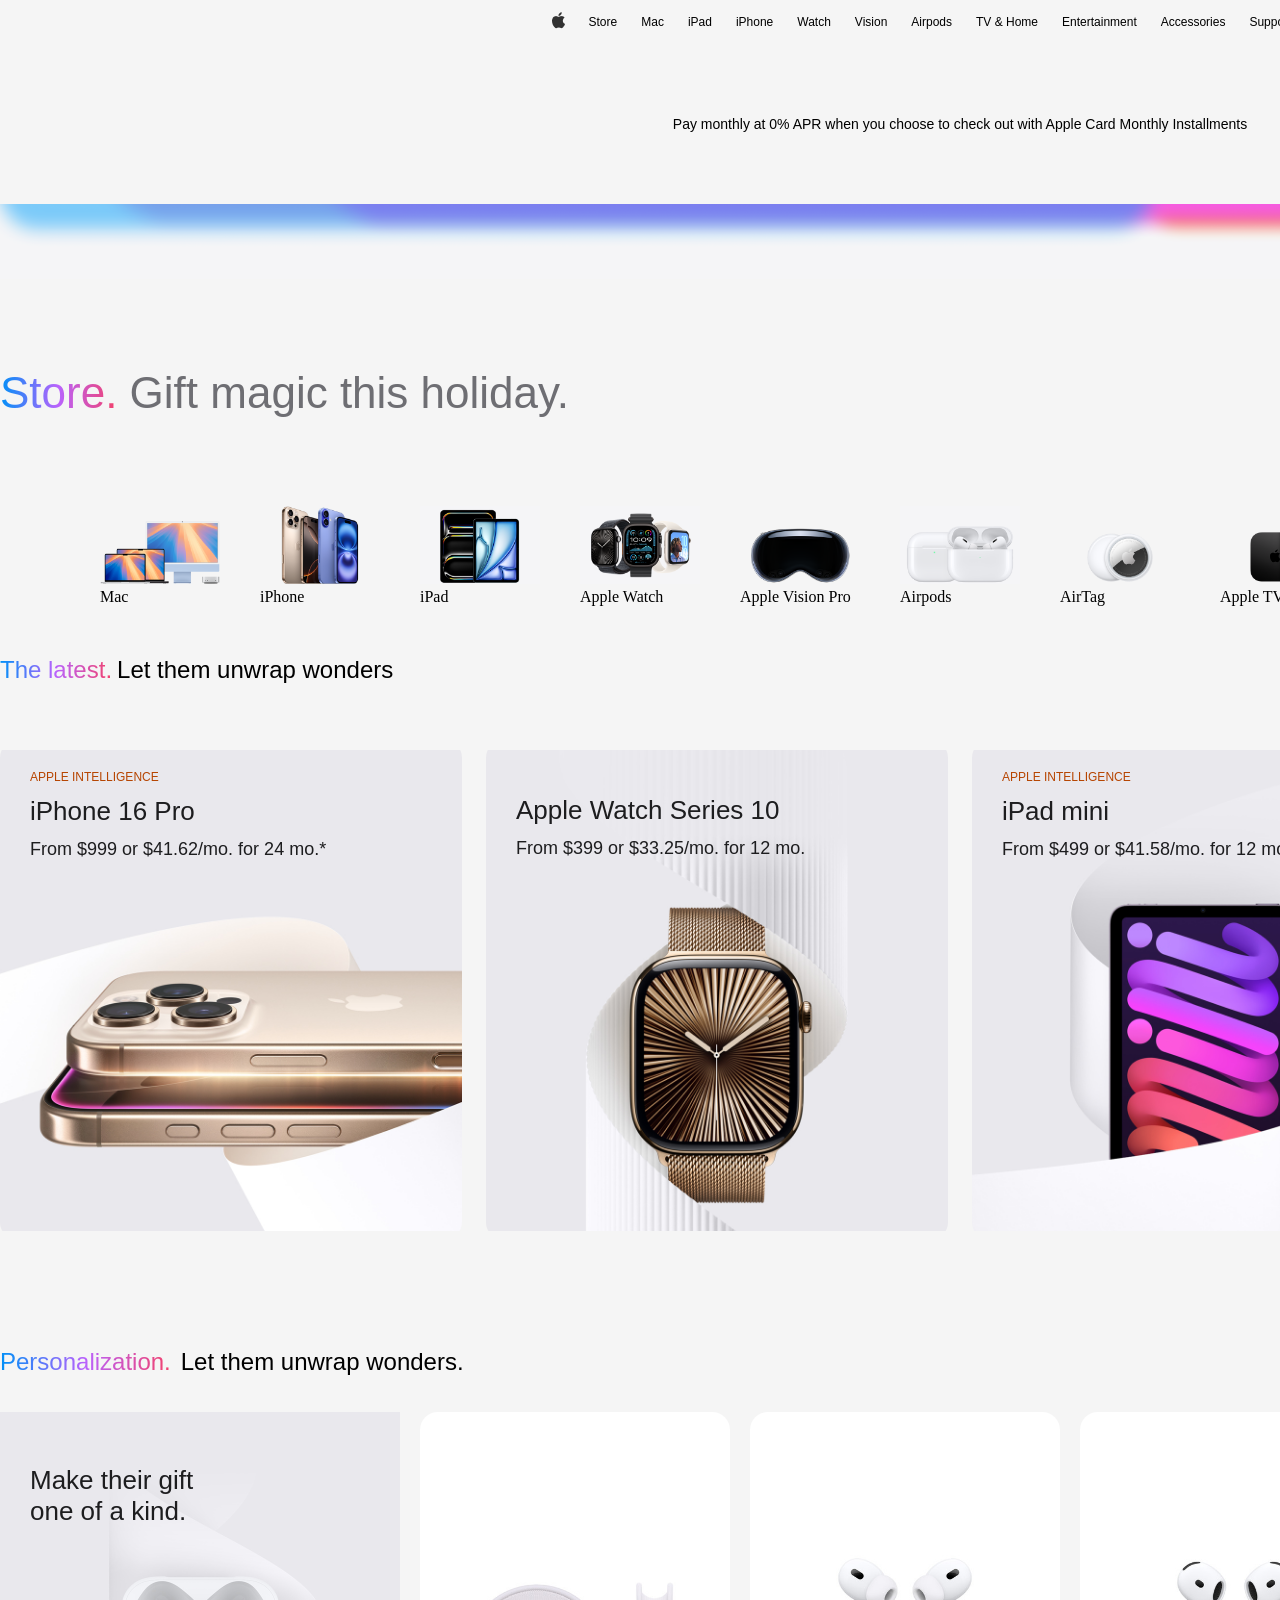
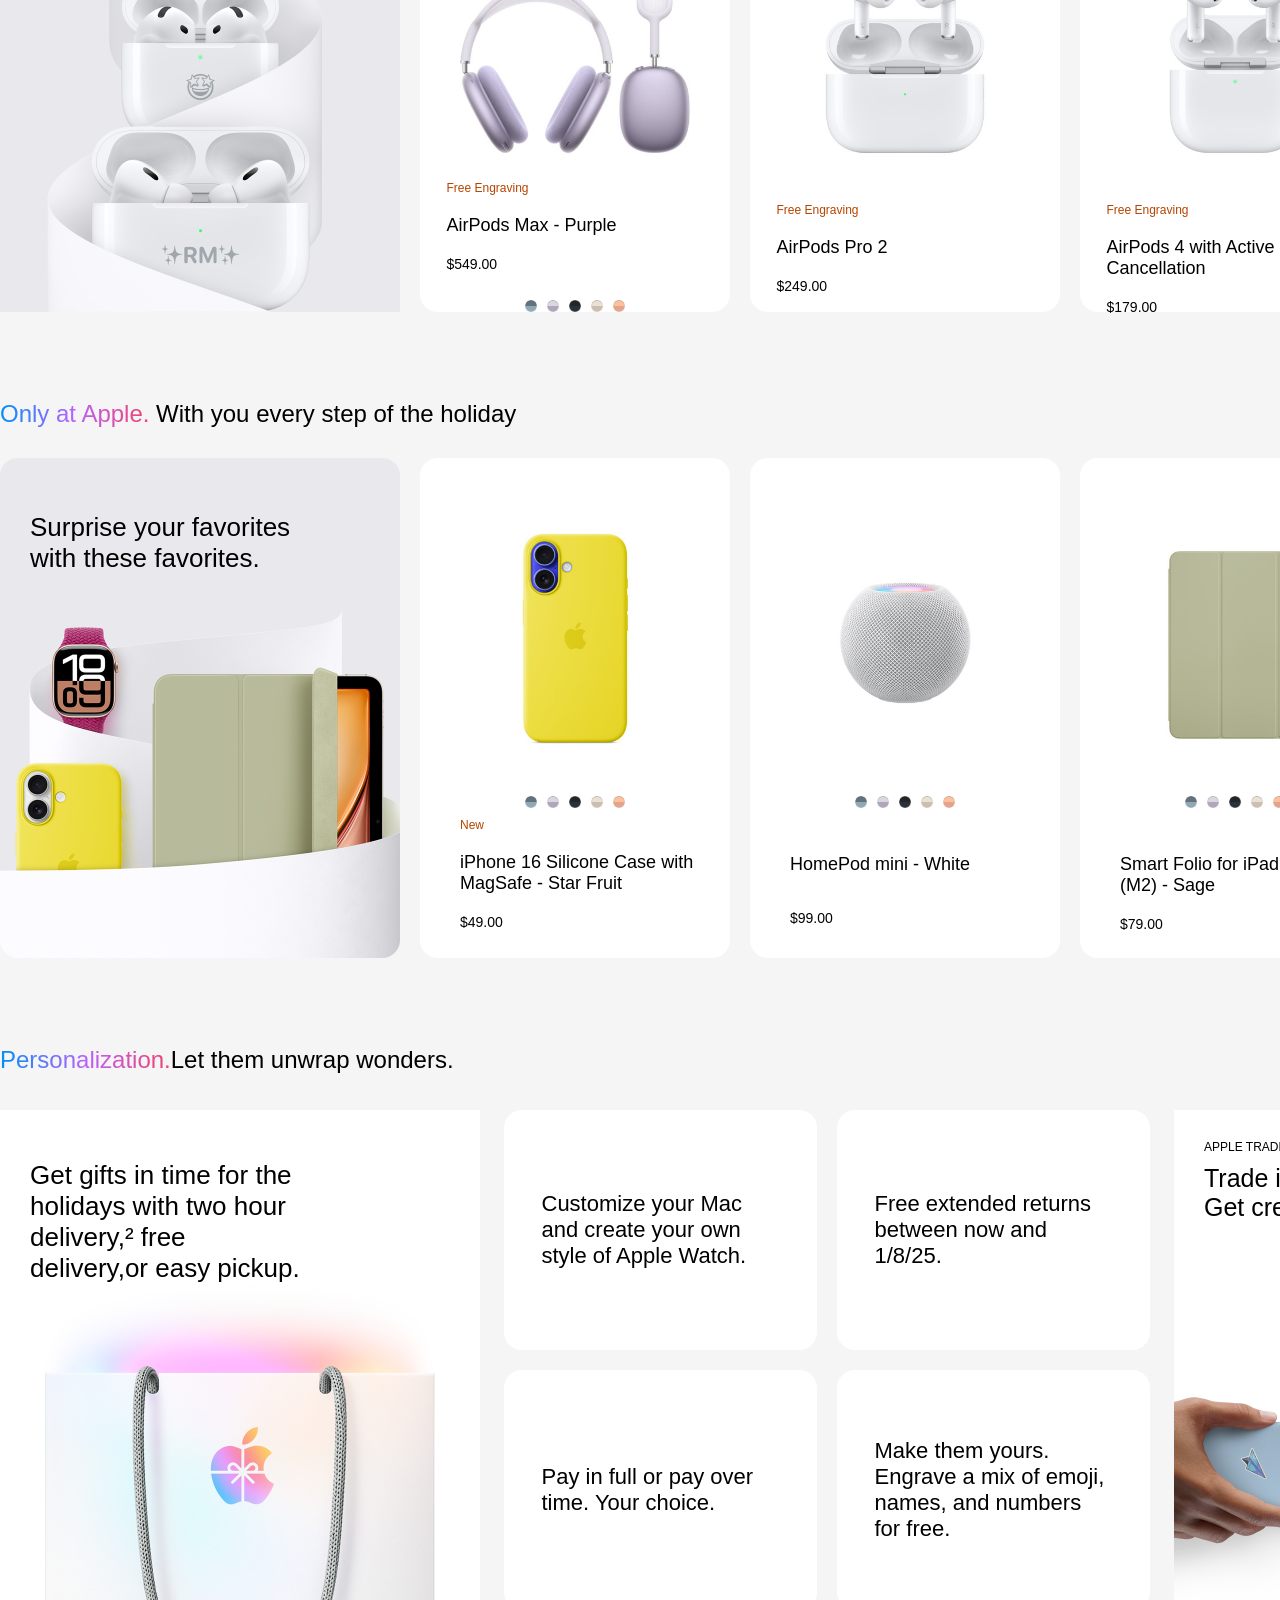
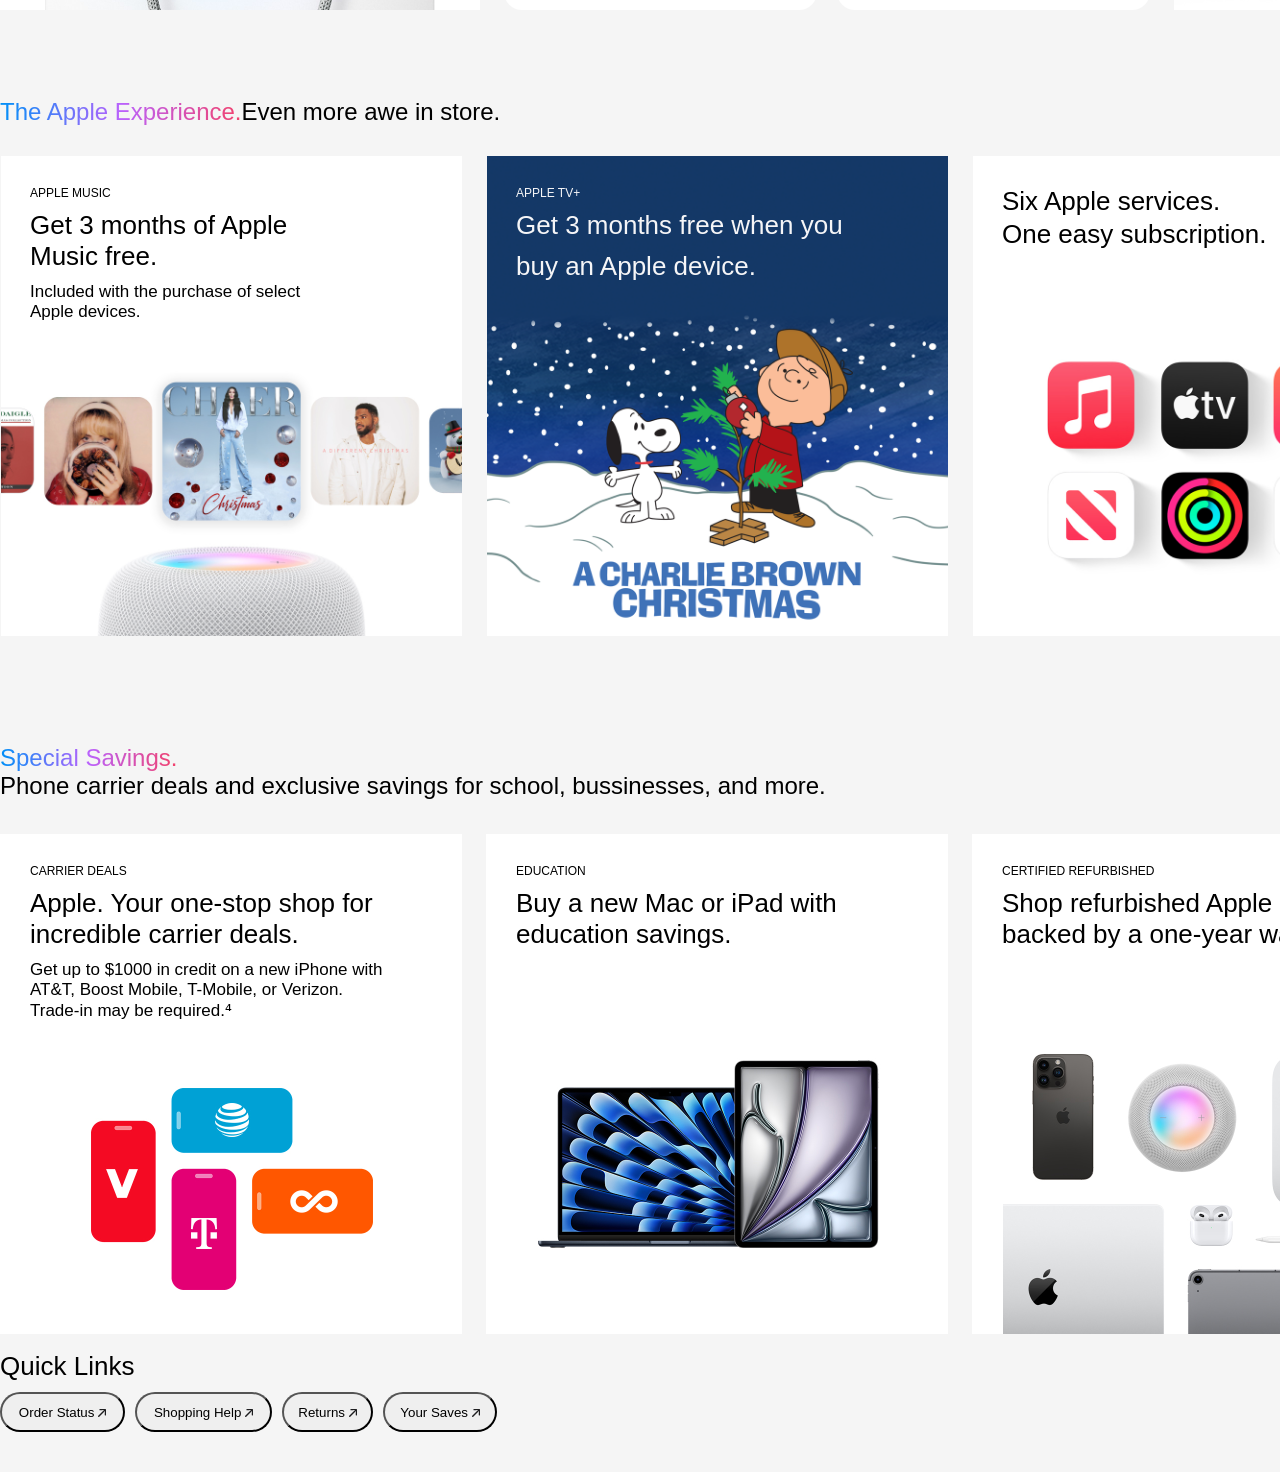
<file: box/store/apple.html>
<!doctype html>
<html lang="en">
  <head>
    <meta charset="UTF-8" />
    <meta name="viewport" content="width=device-width, initial-scale=1.0" />
    <title>Document</title>
    <!doctype html>
    <html lang="en">
      <head>
        <meta charset="UTF-8" />
        <meta name="viewport" content="width=device-width, initial-scale=1.0" />
        <title>Document</title>
        <link rel="stylesheet" href="./apple.css" />
      </head>
      <body></body>
    </html>
  </head>
  <body>
    <div class="container">
      <div class="container2">
        <div class="box1">
          <a class="har" href="../box1/index.html">
            <img src="./Vector (8).png" alt="" />
          </a>
          <div>Store</div>
          <div>Mac</div>
          <div>iPad</div>
          <div>iPhone</div>
          <div>Watch</div>
          <div>Vision</div>
          <div>Airpods</div>
          <div>TV & Home</div>
          <div>Entertainment</div>
          <div>Accessories</div>
          <div>Support</div>

          <img src="./Vector (9).png" alt="" />
          <img src="./Vector (10).png" alt="" />
        </div>
        <div class="box2">
          Pay monthly at 0% APR when you choose to check out with Apple Card
          Monthly Installments
        </div>

        <div class="parent">
          <div class="box3">
            <img src="./Background (6).png" alt="" />
          </div>
          <div class="hooson"></div>
          <div class="container2">
            <div class="box4">
              <div class="tomah">
                <span>Store.</span> Gift magic this holiday.
              </div>
              <div class="duunar">
                <img
                  src="./f2b679ae6791d18fc8aeadd75a3c2d3e35c715ef.jpg"
                  alt=""
                  class="pin"
                />
                <div class="parent2">
                  <div class="tomah1">
                    <div>Need shopping help</div>
                    <div class="ongo">Ask a Specialist</div>
                  </div>
                  <div class="tomah2">
                    <div>Visit an Apple Story</div>
                    <div class="ongo">Find one near you ></div>
                  </div>
                </div>
              </div>
            </div>
            <div class="container3">
              <div class="box5">
                <div>
                  <img
                    src="./34baf6a039ecbf1ba6a7732037e120bdd468a7ae.png"
                    alt=""
                    class="pan"
                  />
                  <div>Mac</div>
                </div>
                <div>
                  <img
                    src="./3c2df4a7c5c891f90a79861702d92614ebb717a7.png"
                    alt=""
                    class="pan"
                  />
                  <div>iPhone</div>
                </div>
                <div>
                  <img
                    src="./8b227b13d4a5deba8b13df756bb5cacf2ba4c363.png"
                    alt=""
                    class="pan"
                  />
                  <div>iPad</div>
                </div>
                <div>
                  <img
                    src="./b3b305933bfde0904dbc2d5680c1e5abf89ef5df.png"
                    alt=""
                    class="pan"
                  />
                  <div>Apple Watch</div>
                </div>
                <div>
                  <img
                    src="./317164b8238731a20a2332fc3e7bf6bb5e81b23d.png"
                    alt=""
                    class="pan"
                  />
                  <div>Apple Vision Pro</div>
                </div>
                <div>
                  <img
                    src="./f09ef14c12d4141a917468ed4a80edfbf5b64963.png"
                    alt=""
                    class="pan"
                  />
                  <div>Airpods</div>
                </div>
                <div>
                  <img
                    src="./44e3a54dda74f69c5662cc2bae822376f59710df.png"
                    alt=""
                    class="pan"
                  />
                  <div>AirTag</div>
                </div>
                <div>
                  <img
                    src="./78f6080c8fe5bd51da68f7b04b40e9e80064595b.png"
                    alt=""
                    class="pan"
                  />
                  <div>Apple TV 4K</div>
                </div>
                <div>
                  <img
                    src="./bdc65d56260e4cf86d489cd61103d0b42b4a6982.png"
                    alt=""
                    class="pan"
                  />
                  <div>Homepod</div>
                </div>
                <div>
                  <img
                    src="./245ccbb0018762dccd01a6ddb76676d8afab6b36.png"
                    alt=""
                    class="pan"
                  />
                  <div>Accessories</div>
                </div>
                <div>
                  <img
                    src="./70be0fbaa2ad5623aa11af590af34c1f787f1d9f.png"
                    alt=""
                    class="pan"
                  />
                  <div>Apple Gift Card</div>
                </div>
              </div>
            </div>
            <div class="latest">
              <span>The latest.</span>
              <div>Let them unwrap wonders</div>
            </div>
            <div class="box6">
              <div class="hairtsag1">
                <div class="haannen">
                  <div class="apple2">APPLE INTELLIGENCE</div>
                  <div class="iphone2">iPhone 16 Pro</div>
                  <div class="from2">From $999 or $41.62/mo. for 24 mo.*</div>
                </div>
              </div>
              <div class="hairtsag2">
                <div class="haannen2">
                  <div class="iphone2">Apple Watch Series 10</div>

                  <div class="from2">From $399 or $33.25/mo. for 12 mo.</div>
                </div>
              </div>
              <div class="hairtsag3">
                <div class="haannen">
                  <div class="apple2">APPLE INTELLIGENCE</div>
                  <div class="iphone2">iPad mini</div>
                  <div class="from2">From $499 or $41.58/mo. for 12 mo.</div>
                </div>
              </div>
              <div class="hairtsag4">
                <div class="haannen">
                  <div class="apple2">APPLE INTELLIGENCE</div>
                  <div class="iphone2">MacBook Pro</div>
                  <div class="from2">From $1599 or $133.25/mo. for 12 mo.</div>
                </div>
              </div>
            </div>
          </div>
        </div>

        <div class="container22">
          <div class="target">
            <span>Personalization.</span>Let them unwrap wonders.
          </div>

          <div class="carduudiinaav">
            <div class="realaav">
              <div class="card1">
                <div class="marker">Make their gift one of a kind.</div>
              </div>
            </div>
            <div class="aav">
              <div class="card2"></div>
              <div class="aav1">
                <div class="free">Free Engraving</div>
                <div class="max">AirPods Max - Purple</div>
                <div class="dollar">$549.00</div>
              </div>
              <div class="pinguudiinaav">
                <img
                  src="./865ab9cf96a81f63746fc5146433d68082189f87.jpg"
                  alt=""
                  class="pin"
                />
                <img
                  src="./badf95791c7cad940549a7a420148fabe0d9f366.jpg"
                  alt=""
                  class="pin"
                />
                <img
                  src="./57943202e808d77abad5dabffc96c10a03d7c737.jpg"
                  alt=""
                  class="pin"
                />
                <img
                  src="./7068a3164a1437cde8990eb8a05074bd7844af76.jpg"
                  alt=""
                  class="pin"
                />
                <img
                  src="./c8859a38becf3dafbd1ac513c387931f8dd9004e.jpg"
                  alt=""
                  class="pin"
                />
              </div>
            </div>

            <div class="aav">
              <div class="card3"></div>
              <div class="pinguudiinaav">
                <div class="pin"></div>
              </div>
              <div class="aav1">
                <div class="free">Free Engraving</div>
                <div class="max">AirPods Pro 2</div>
                <div class="dollar">$249.00</div>
              </div>
            </div>

            <div class="aav">
              <div class="card4"></div>
              <div class="pinguudiinaav">
                <div class="pin"></div>
              </div>
              <div class="aav1">
                <div class="free">Free Engraving</div>
                <div class="max">AirPods 4 with Active Noise Cancellation</div>
                <div class="dollar">$179.00</div>
              </div>
            </div>

            <div class="aav">
              <div class="card5"></div>
              <div class="pinguudiinaav">
                <div class="pin"></div>
              </div>
              <div class="aav1">
                <div class="free">New</div>
                <div class="max">Apple Pencil Pro</div>
                <div class="dollar">$49.00</div>
              </div>
            </div>
          </div>

          <div class="only">
            <span> Only at Apple.</span> With you every step of the holiday
          </div>
          <div class="carduudiinaav">
            <div class="card11">
              <div class="marker1">
                Surprise your favorites
                <div>with these favorites.</div>
              </div>
            </div>

            <div class="aav">
              <div class="card22"></div>

              <div class="pinguudiinaav">
                <img
                  src="./865ab9cf96a81f63746fc5146433d68082189f87.jpg"
                  alt=""
                  class="pin"
                />
                <img
                  src="./badf95791c7cad940549a7a420148fabe0d9f366.jpg"
                  alt=""
                  class="pin"
                />
                <img
                  src="./57943202e808d77abad5dabffc96c10a03d7c737.jpg"
                  alt=""
                  class="pin"
                />
                <img
                  src="./7068a3164a1437cde8990eb8a05074bd7844af76.jpg"
                  alt=""
                  class="pin"
                />
                <img
                  src="./c8859a38becf3dafbd1ac513c387931f8dd9004e.jpg"
                  alt=""
                  class="pin"
                />
              </div>
              <div class="hotboy1">
                <div class="aav1">
                  <div class="free">New</div>
                  <div class="max">
                    iPhone 16 Silicone Case with MagSafe - Star Fruit
                  </div>
                  <div class="dollar">$49.00</div>
                </div>
              </div>
            </div>

            <div class="aav">
              <div class="card33"></div>
              <div class="pinguudiinaav">
                <img
                  src="./865ab9cf96a81f63746fc5146433d68082189f87.jpg"
                  alt=""
                  class="pin"
                />
                <img
                  src="./badf95791c7cad940549a7a420148fabe0d9f366.jpg"
                  alt=""
                  class="pin"
                />
                <img
                  src="./57943202e808d77abad5dabffc96c10a03d7c737.jpg"
                  alt=""
                  class="pin"
                />
                <img
                  src="./7068a3164a1437cde8990eb8a05074bd7844af76.jpg"
                  alt=""
                  class="pin"
                />
                <img
                  src="./c8859a38becf3dafbd1ac513c387931f8dd9004e.jpg"
                  alt=""
                  class="pin"
                />
              </div>
              <div class="hotboy2">
                <div class="aav2">
                  <!-- <div class="free">Free Engraving</div> -->
                  <div class="max">HomePod mini - White</div>
                  <div class="dollar">$99.00</div>
                </div>
              </div>
            </div>

            <div class="aav">
              <div class="card44"></div>
              <div class="pinguudiinaav">
                <img
                  src="./865ab9cf96a81f63746fc5146433d68082189f87.jpg"
                  alt=""
                  class="pin"
                />
                <img
                  src="./badf95791c7cad940549a7a420148fabe0d9f366.jpg"
                  alt=""
                  class="pin"
                />
                <img
                  src="./57943202e808d77abad5dabffc96c10a03d7c737.jpg"
                  alt=""
                  class="pin"
                />
                <img
                  src="./7068a3164a1437cde8990eb8a05074bd7844af76.jpg"
                  alt=""
                  class="pin"
                />
                <img
                  src="./c8859a38becf3dafbd1ac513c387931f8dd9004e.jpg"
                  alt=""
                  class="pin"
                />
              </div>
              <div class="hotboy3">
                <div class="aav33">
                  <!-- <div class="free"></div> -->
                  <div class="max">
                    Smart Folio for iPad Air 11 - inch (M2) - Sage
                  </div>
                  <div class="dollar">$79.00</div>
                </div>
              </div>
            </div>

            <div class="aav">
              <div class="card55"></div>
              <div class="pinguudiinaav">
                <img
                  src="./865ab9cf96a81f63746fc5146433d68082189f87.jpg"
                  alt=""
                  class="pin"
                />
                <img
                  src="./badf95791c7cad940549a7a420148fabe0d9f366.jpg"
                  alt=""
                  class="pin"
                />
                <img
                  src="./57943202e808d77abad5dabffc96c10a03d7c737.jpg"
                  alt=""
                  class="pin"
                />
                <img
                  src="./7068a3164a1437cde8990eb8a05074bd7844af76.jpg"
                  alt=""
                  class="pin"
                />
                <img
                  src="./c8859a38becf3dafbd1ac513c387931f8dd9004e.jpg"
                  alt=""
                  class="pin"
                />
              </div>
              <div class="hotboy4">
                <div class="aav44">
                  <div class="free">New</div>
                  <div class="max">
                    Beats Solo 4 - On-Ear Wireless Headphones - Slate Blue
                  </div>
                  <div class="dollar">$79.00</div>
                </div>
              </div>
            </div>
          </div>
          <div class="personalization">
            <div class="span2">
              <span class="span">Personalization.</span>Let them unwrap wonders.
            </div>
          </div>

          <div class="aav3">
            <div class="card111">
              <div class="get">
                Get gifts in time for the holidays with two hour delivery,² free
                delivery,or easy pickup.
              </div>
            </div>

            <div class="boxx">
              <div class="boxx1">
                <div class="etseg1">
                  <div class="card222">
                    Customize your Mac and create your own style of Apple Watch.
                  </div>
                </div>

                <div class="etseg2">
                  <div class="card222">
                    Free extended returns between now and 1/8/25.
                  </div>
                </div>
              </div>

              <div class="boxx2">
                <div class="etseg3">
                  <div class="card222">
                    Pay in full or pay over time. Your choice.
                  </div>
                </div>
                <div class="etseg4">
                  <div class="card222">
                    Make them yours. Engrave a mix of emoji, names, and numbers
                    for free.
                  </div>
                </div>
              </div>
            </div>

            <div class="card333">
              <div class="apple11">
                APPLE TRADE IN
                <div class="trade11">
                  Trade in your current device. Get credit toward a new one.³
                </div>
              </div>
            </div>
          </div>

          <div class="haniad">
            <span>The Apple Experience.</span>Even more awe in store.
          </div>
          <div class="aav4">
            <div class="card1111">
              <div class="ochir">
                <div class="applem1">APPLE MUSIC</div>
                <div class="text1">Get 3 months of Apple Music free.</div>
                <div class="jijigtext1">
                  Included with the purchase of select Apple devices.
                </div>
              </div>
            </div>

            <div class="card2222">
              <div class="ochir1">
                <div class="applem2">APPLE TV+</div>
                <div class="text2">Get 3 months free when you</div>
                <div class="text2">buy an Apple device.</div>
              </div>
            </div>

            <div class="card3333">
              <div class="ochir2">
                <div class="text3">Six Apple services.</div>
                <div class="text3">One easy subscription.</div>
              </div>
            </div>

            <div class="card4444">
              <div class="ochir3">
                <div class="applem3">APLLE INTELLIGENCE</div>
                <div class="text4">buy an Apple device.</div>
              </div>
            </div>
          </div>

          <div class="rutuu">
            <div>
              <span>Special Savings.</span>
              <div>
                Phone carrier deals and exclusive savings for school,
                bussinesses, and more.
              </div>
            </div>
          </div>
          <div class="aav5">
            <div class="card11111">
              <div class="ochir4">
                <div class="garchig">CARRIER DEALS</div>
                <div class="tomtext">
                  Apple. Your one-stop shop for incredible carrier deals.
                </div>
                <div class="jijig">
                  Get up to $1000 in credit on a new iPhone with AT&T, Boost
                  Mobile, T-Mobile, or Verizon. Trade-in may be required.⁴
                </div>
              </div>
            </div>
            <div class="card22222">
              <div class="ochir5">
                <div class="garchig">EDUCATION</div>
                <div class="tomtext">
                  Buy a new Mac or iPad with education savings.
                </div>
              </div>
            </div>

            <div class="card33333">
              <div class="ochir6">
                <div class="garchig">CERTIFIED REFURBISHED</div>
                <div class="tomtext">
                  Shop refurbished Apple products backed by a one-year warranty.
                </div>
              </div>
            </div>

            <div class="card44444">
              <div class="ochir7">
                <div class="garchig">BUSSINESS</div>
                <div class="tomtext">
                  From enterprise to small business, we'll work with you.
                </div>
              </div>
            </div>
          </div>
          <div class="card55555">
            <div>
              <div class="quick">Quick Links</div>
            </div>
            <div class="aav6">
              <button class="button1">
                Order Status
                <img src="./Vector (7).png" alt="" />
              </button>
              <button class="button2">
                Shopping Help
                <img src="./Vector (7).png" alt="" />
              </button>
              <button class="button3">
                Returns
                <img src="./Vector (7).png" alt="" />
              </button>
              <button class="button4">
                Your Saves
                <img src="./Vector (7).png" alt="" />
              </button>
            </div>
          </div>
        </div>
      </div>
    </div>
  </body>
</html>
</file>
<file: style.css>
* {
  margin: 0;
}
.container {
  /* width: 1920px; */
  margin: 0 auto;
  display: flex;
  flex-direction: column;
  gap: 12px;
}

.box {
  /* width: 1920px; */
  height: 44px;
  gap: 24px;
  background-color: #f5f5f7cc 80%;
  display: flex;
  justify-content: center;
  font-size: 12px;
  align-items: center;
  font-family: "Inter", sans-serif;
}
.box1 {
  /* width: 1920px; */

  gap: 4px;
  font-family: "Inter", sans-serif;
  display: flex;
  justify-content: center;
  font-size: 14px;
  align-items: center;
}
.box2 {
  background-image: url(./Figure.png);
  /* width: 1920px; */
  height: 692px;
  color: #f5f5f7;
  display: flex;
  justify-content: center;
  background-position: center;
  background-size: cover;
}
.parent {
  width: 405px;
  height: 172px;
  gap: 20px;
  font-family: "Inter", sans-serif;
  display: flex;
  gap: 20px;
  flex-direction: column;
  align-items: center;
  margin-top: 55px;
}
.pro {
  font-size: 52px;
}
.hello {
  font-size: 24px;
}
.etseg {
  display: flex;
  gap: 16px;
}
.learn {
  width: 123px;
  height: 44px;
  border-radius: 999px;
  gap: 10px;
  background-color: #0071e3;
  color: #ffffff;
  font-size: 16px;
}
.buy {
  width: 68px;
  height: 44px;
  border-radius: 999px;
  border: 1px solid #2997ff;
  gap: 10px;
  font-size: 16px;
  color: #2997ff;
  background: transparent;
}
.box3 {
  background-image: url("./Figure\ \(2\).png");
  /* width: 1920px; */
  height: 692px;
  color: #f5f5f7;
  background-position: center;
  background-size: cover;
  display: flex;
  justify-content: center;
}
.parent1 {
  width: 405px;
  height: 172px;
  gap: 20px;
  font-family: "Inter", sans-serif;
  display: flex;
  gap: 20px;
  flex-direction: column;
  align-items: center;
  margin-top: 55px;
}
.pro1 {
  font-size: 52px;
}
.hello1 {
  font-size: 24px;
}
.etseg1 {
  display: flex;
  gap: 16px;
}
.learn1 {
  width: 123px;
  height: 44px;
  border-radius: 999px;
  gap: 10px;
  background-color: #0071e3;
  font-size: 16px;
  color: #ffffff;
}
.buy1 {
  width: 68px;

  height: 44px;
  border-radius: 999px;
  border: 1px solid #2997ff;
  gap: 10px;
  font-size: 16px;
  color: #0071e3;
  background: transparent;
}
.box4 {
  background-image: url("./Figure\ \(3\).png");
  /* width: 1920px; */
  height: 692px;
  display: flex;
  justify-content: center;
  background-position: center;
  background-size: cover;
  align-items: end;
}
.parent2 {
  display: flex;
  flex-direction: column;
  gap: 20px;
  align-items: center;
  font-family: "Inter", sans-serif;
  margin-bottom: 82px;
}
.gift {
  color: #000000;
  font-size: 52px;
}
.make {
  font-size: 24px;
  color: #000000;
}
.shop {
  width: 114px;
  height: 44px;
  gap: 16px;
  border-radius: 999px;
  gap: 10px;
  background-color: #0071e3;
  color: #ffffff;
}
.box5 {
  display: flex;
  flex-direction: column;
  gap: 12px;
}
.box5-row {
  display: flex;
  gap: 12px;
}
.duu {
  display: none;
}
.rap {
  display: block;
  display: flex;
  flex-direction: column;
  gap: 10px;
  align-items: center;
}
.minibox {
  flex: 1;
  height: 490px;
  background-image: url("./Figure\ \(4\).png");
  display: flex;
  align-items: center;
  flex-direction: column;
  justify-content: start;
  background-repeat: no-repeat;
  gap: 30px;
  background-size: cover;
  background-position: center;
}
.minibox1 {
  flex: 1;
  height: 490px;
  background-image: url("./Figure\ \(5\).png");
  display: flex;
  justify-content: center;
  align-items: end;
  background-repeat: no-repeat;

  background-size: cover;
  background-position: center;
}

.minibox2 {
  flex: 1;
  height: 490px;
  background-image: url("./Figure\ \(6\).png");
  display: flex;
  justify-content: center;
  background-repeat: no-repeat;
  background-size: cover;
  background-position: center;
}
.minibox3 {
  flex: 1;
  height: 490px;
  background-image: url("./Figure\ \(7\).png");
  display: flex;
  justify-content: center;
  background-repeat: no-repeat;

  background-size: cover;
  background-position: center;
}
.minibox4 {
  flex: 1;
  height: 490px;
  background-image: url("./Figure\ \(8\).png");
  display: flex;
  justify-content: center;
  background-repeat: no-repeat;
  align-items: end;
  background-size: cover;
  background-position: center;
}
.minibox5 {
  flex: 1;
  height: 490px;
  background-image: url("./Figure\ \(9\).png");
  display: flex;
  justify-content: center;
  background-repeat: no-repeat;
  align-items: start;
  background-size: cover;
  background-position: center;
}

.zurag {
  width: 430px;
  height: 33px;
}
.two {
  font-size: 18px;
  color: #1d1d1f;
  font-family: "Inter", sans-serif;
}
.button {
  width: 115px;
  height: 40px;
  border-radius: 999px;
  gap: 10px;
  background-color: #0071e3;
  font-family: "Inter", sans-serif;
  color: #ffffff;
}
.button2 {
  width: 68px;
  height: 40px;
  border-radius: 999px;
  gap: 10px;
  color: #2997ff;
  border: 1px solid #2997ff;
  font-family: "Inter", sans-serif;
  background: transparent;
}
.hoidaav {
  width: 199px;
  height: 40px;
  gap: 16px;
  display: flex;
}
.parent3 {
  width: 322px;
  gap: 15px;
  display: flex;
  flex-direction: column;

  justify-content: center;
  align-items: center;
  color: aqua;
  margin-top: 24px;
}
.airpodspro {
  font-family: "Inter", sans-serif;
  font-size: 30px;
  color: #f5f5f7;
  display: flex;
}

.etseg22 {
  font-size: 18px;
  color: #ffffff;
  font-family: "Inter", sans-serif;
  align-items: center;
}
.button1 {
  width: 115px;
  height: 40px;
  border-radius: 999px;
  gap: 10px;
  background-color: #0071e3;
  font-family: "Inter", sans-serif;
  color: #ffffff;
}
.button3 {
  width: 68px;
  height: 40px;
  border-radius: 999px;
  gap: 10px;
  color: #2997ff;
  border: 1px solid #2997ff;
  background: transparent;
  font-family: "Inter", sans-serif;
}
.hoidaav1 {
  width: 199px;
  height: 40px;
  gap: 16px;
  display: flex;
}
.parent4 {
  width: 322px;

  display: flex;
  flex-direction: column;
  gap: 10px;
  justify-content: center;
  align-items: center;
  margin-bottom: 58px;

  font-family: "Inter", sans-serif;
}
.zurag1 {
  font-size: 36px;
  color: #f5f5f7;
  font-family: "Inter", sans-serif;
}
.thinstantclassic {
  font-size: 18px;
  color: #000000;
  font-family: "Inter", sans-serif;
}
.button0 {
  width: 115px;
  height: 40px;
  border-radius: 999px;
  gap: 10px;
  background-color: #0071e3;
  font-family: "Inter", sans-serif;
  color: #ffffff;
}
.button09 {
  border-radius: 999px;
  width: 68px;
  height: 40px;
  gap: 10px;
  color: #2997ff;
  border: 1px solid #2997ff;
  font-family: "Inter", sans-serif;
  background: transparent;
}
.hoidaav2 {
  display: flex;
  gap: 16px;
}
.parent5 {
  width: 322px;
  height: 146px;
  display: flex;
  flex-direction: column;
  gap: 16px;
  align-items: center;
  margin-top: 30px;
}

.mackbook1 {
  font-family: "Inter", sans-serif;
  font-size: 30px;
  color: #000000;
}
.two2 {
  font-size: 18px;
  color: #f5f5f7;
  font-family: "Inter", sans-serif;
}
.button10 {
  width: 115px;
  height: 40px;
  border-radius: 999px;
  gap: 10px;
  background-color: #0071e3;
  font-family: "Inter", sans-serif;
  color: #ffffff;
}
.button50 {
  width: 68px;
  height: 40px;
  border-radius: 999px;
  gap: 10px;
  color: #2997ff;
  border: 1px solid #2997ff;
  font-family: "Inter", sans-serif;
  background: transparent;
}
.hoidaav3 {
  gap: 16px;
  display: flex;
}
.parent6 {
  width: 322px;
  height: 100px;
  display: flex;
  flex-direction: column;
  gap: 10px;
  align-items: center;
  margin-top: 48px;
}

.zurag2 {
  font-size: 30px;
  color: #1d1d1f;
  font-family: "Inter", sans-serif;
}
.two3 {
  font-size: 18px;
  color: #1d1d1f;
  font-family: "Inter", sans-serif;
}
.withevery {
  font-size: 18px;
  color: #1d1d1f;
  font-family: "Inter", sans-serif;
}
.button40 {
  width: 167px;
  height: 40px;
  border-radius: 999px;
  gap: 10px;
  background-color: #0071e3;
  font-family: "Inter", sans-serif;
  color: #ffffff;
}
.haru {
  display: flex;
  gap: 20px;
}

.hoidaav4 {
  gap: 16px;
  display: flex;
  font-family: "Inter", sans-serif;
}
.parent7 {
  width: 322px;
  height: 146px;
  display: flex;
  flex-direction: column;
  gap: 10px;
  font-family: "Inter", sans-serif;
  align-items: center;
  margin-bottom: 300px;
}
.miniiham {
  font-size: 30px;
}
.etseg33 {
  font-size: 18px;
}
.zurag3 {
  width: 322px;
  height: 39px;
  gap: 8px;
}
.twor {
  font-size: 18px;
  color: #1d1d1f;
  font-family: "Inter", sans-serif;
}
.caer {
  font-size: 18px;

  font-family: "Inter", sans-serif;
  color: #000000;
}
.button08 {
  width: 118px;
  height: 40px;
  border-radius: 999px;
  gap: 10px;
  background-color: #0071e3;
  font-family: "Inter", sans-serif;
  color: #ffffff;
}
.button7 {
  width: 112px;
  height: 40px;
  border-radius: 999px;
  gap: 10px;
  color: #2997ff;
  border: 1px solid #2997ff;
  font-family: "Inter", sans-serif;
  background: transparent;
}
.hoidaav5 {
  gap: 16px;
  display: flex;
  font-family: "Inter", sans-serif;
}
.parent8 {
  width: 322px;
  height: 149px;
  display: flex;
  flex-direction: column;
  gap: 16px;
  align-items: center;
  margin-top: 20px;
  font-family: "Inter", sans-serif;
}

.box6 {
  height: 668px;
  gap: 16px;

  display: flex;
  overflow-x: scroll;
  gap: 10px;

  scroll-snap-type: x mandatory;
  align-items: center;
  scroll-behavior: smooth;
}
.gclass1 {
  background-image: url(./napoleon.jpg);
  width: 1250px;
  height: 100%;
  object-fit: contain;

  height: inherit;
  flex-shrink: 0;
  background-position: center;
  background-size: cover;
  display: flex;
  align-items: end;
}
.gclass2 {
  background-image: url(./bad-monkey.jpg);
  width: 1250px;
  height: 100%;
  object-fit: contain;

  height: inherit;
  flex-shrink: 0;
  background-position: center;
  background-size: cover;
  display: flex;
  align-items: end;
}
.gclass3 {
  background-image: url(./instigators.jpg);
  width: 1250px;
  height: 100%;
  object-fit: contain;

  height: inherit;
  flex-shrink: 0;
  background-position: center;
  background-size: cover;
  display: flex;
  align-items: end;
}
.gclass4 {
  background-image: url(./k-pop-idols.jpg);
  width: 1250px;
  height: 100%;
  object-fit: contain;

  height: inherit;
  flex-shrink: 0;
  background-position: center;
  background-size: cover;
  display: flex;
  align-items: end;
}
.gclass5 {
  background-image: url(./season-pass.jpg);
  width: 1250px;
  height: 100%;
  object-fit: contain;

  height: inherit;
  flex-shrink: 0;
  background-position: center;
  background-size: cover;
  display: flex;
  align-items: end;
}
.gclass6 {
  background-image: url(./pressumed-innocent.jpg);
  width: 1250px;
  height: 100%;
  object-fit: contain;

  height: inherit;
  flex-shrink: 0;
  background-position: center;
  background-size: cover;
  display: flex;
  align-items: end;
}
.gclass7 {
  background-image: url(./pachinko.jpg);
  width: 1250px;
  height: 100%;
  object-fit: contain;

  height: inherit;
  flex-shrink: 0;
  background-position: center;
  background-size: cover;
  display: flex;
  align-items: end;
}
.gclass8 {
  background-image: url(./baseball.jpg);
  background-position: 0;
  width: 1250px;
  height: 100%;
  object-fit: contain;

  height: inherit;
  flex-shrink: 0;
  background-position: center;
  background-size: cover;
  display: flex;
  align-items: end;
}
.gclass9 {
  background-image: url(./lady-in-the-lake.jpg);
  width: 1250px;
  height: 100%;
  object-fit: contain;

  height: inherit;
  flex-shrink: 0;
  background-position: center;
  background-size: cover;
  display: flex;
  align-items: end;
}
.gclass10 {
  background-image: url(./morning-show.jpg);
  width: 1250px;
  height: 100%;
  object-fit: contain;

  height: inherit;
  flex-shrink: 0;
  background-position: center;
  background-size: cover;
  display: flex;
  align-items: end;
}
/* .box6-image {
  width: 100%;
  object-fit: contain;
  
  height: inherit;
} */
.pin {
  width: 8px;
  height: 8px;
  border-radius: 4px;
  background-color: gray;
  display: flex;
  align-items: center;
  justify-content: center;
}
.pinguudiinaav {
  display: flex;
  align-items: center;
  justify-content: center;
  gap: 14px;
}
.box7 {
  /* width: 1920px; */
  height: 236px;
  display: flex;
  overflow-x: auto;
  gap: 16px;
  object-fit: cover;
  scroll-snap-type: x mandatory;
  align-items: center;
  scroll-behavior: smooth;
}
.aav {
  width: 417px;
  height: 236px;
  background-color: #1b2632;
  display: flex;
  align-items: center;
  flex-shrink: 0;
  color: white;
  font-size: 20px;
  gap: 15px;
  font-family: "Inter", sans-serif;
}
.guidegzurag1 {
  width: 196px;
  height: 196px;
  background-image: url(./1.jpg);
  background-repeat: no-repeat;
  flex-shrink: 0;
  background-size: contain;
  margin-left: 15px;
}
.aav1 {
  width: 417px;
  height: 236px;
  background-color: gray;
  display: flex;
  align-items: center;
  flex-shrink: 0;
  font-size: 20px;
  gap: 15px;
  font-family: "Inter", sans-serif;
}
.guidegzurag2 {
  background-image: url(./2.jpg);
  width: 196px;
  height: 196px;
  background-repeat: no-repeat;
  flex-shrink: 0;
  background-size: contain;
  font-size: 20px;
  font-family: "Inter", sans-serif;
  gap: 15px;
  margin-left: 15px;
}
.guidegzurag3 {
  background-image: url(./3.jpg);
  width: 417px;
  height: 236px;
  background-repeat: no-repeat;
  flex-shrink: 0;
  background-size: contain;
  font-size: 20px;
  gap: 15px;
  font-family: "Inter", sans-serif;
  color: white;
  display: flex;
  align-items: end;
}
.football {
  margin-bottom: 20px;
  margin-left: 15px;
}
.guidegzurag4 {
  background-image: url(./4.jpg);
  width: 417px;
  height: 236px;

  background-repeat: no-repeat;
  flex-shrink: 0;
  background-size: contain;
  font-size: 20px;
  gap: 15px;
  font-family: "Inter", sans-serif;
  color: white;
  display: flex;
  align-items: end;
}
.weeks {
  margin-bottom: 20px;
  margin-left: 15px;
}
.nba {
  margin-bottom: 20px;
  margin-left: 15px;
}
.esee {
  margin-bottom: 20px;
  margin-left: 15px;
}
.run {
  margin-bottom: 20px;
  margin-left: 15px;
}
.kitty {
  margin-bottom: 20px;
  margin-left: 15px;
}
.guidegzurag5 {
  background-image: url(./5.jpg);
  width: 417px;
  height: 236px;
  background-repeat: no-repeat;
  flex-shrink: 0;
  background-size: contain;
  font-size: 20px;
  gap: 15px;
  font-family: "Inter", sans-serif;
  color: white;
  display: flex;
  align-items: end;
}
.guidegzurag6 {
  background-image: url(./6.jpg);
  width: 417px;
  height: 236px;
  background-repeat: no-repeat;
  flex-shrink: 0;
  background-size: contain;
  font-size: 20px;
  gap: 15px;
  font-family: "Inter", sans-serif;
  color: white;
  display: flex;
  align-items: end;
}
.guidegzurag7 {
  background-image: url(./7.jpg);
  width: 417px;
  height: 236px;
  background-repeat: no-repeat;
  flex-shrink: 0;
  background-size: contain;
  font-size: 20px;
  gap: 15px;
  font-family: "Inter", sans-serif;
  color: white;
  display: flex;
  align-items: end;
}
.aav2 {
  width: 417px;
  height: 236px;
  background-color: brown;
  display: flex;
  align-items: center;
  flex-shrink: 0;
  font-size: 20px;
  gap: 15px;
  font-family: "Inter", sans-serif;
}
.guidegzurag8 {
  background-image: url(./8.jpg);
  width: 196px;
  height: 196px;
  background-repeat: no-repeat;
  flex-shrink: 0;
  background-size: contain;
  margin-left: 15px;
}
.guidegzurag9 {
  background-image: url(./9.jpg);
  width: 417px;
  height: 236px;
  background-repeat: no-repeat;
  flex-shrink: 0;
  background-size: contain;
  font-size: 20px;
  gap: 15px;
  font-family: "Inter", sans-serif;
  color: white;
  display: flex;
  align-items: end;
}
.aav3 {
  width: 417px;
  height: 236px;
  background-color: rgb(34, 34, 34);
  display: flex;
  align-items: center;
  flex-shrink: 0;
  font-size: 20px;
  gap: 15px;
  font-family: "Inter", sans-serif;
}
.guidegzurag10 {
  background-image: url(./10.jpg);
  width: 196px;
  height: 196px;
  background-repeat: no-repeat;
  flex-shrink: 0;
  background-size: contain;
  margin-left: 15px;
}
/* .yoton {
  display: flex;

  font-size: 17px;
  gap: 20px;
} */
.yoton3 {
  background-color: #f5f5f7;
  width: 133px;
  height: 44px;
  border-radius: 999px;

  display: flex;
  font-family: "Inter", sans-serif;
  align-items: center;
  justify-content: center;
  font-size: 17px;

  margin-left: 50px;
  margin-bottom: 50px;
}
.medq {
  color: #ffffff;
  margin-left: 20px;
  margin-bottom: 63px;
  font-family: "Inter", sans-serif;
}
.yoton2 {
  display: flex;
  margin-left: 50px;
  font-size: 17px;
  gap: 10px;
  margin-bottom: 50px;
  font-family: "Inter", sans-serif;
}
.medq1 {
  color: #ffffff;
}
.rap1 {
  display: none;
}
.duu1 {
  display: block;
}
.suns {
  display: none;
}
.suns1 {
  display: block;
  display: flex;
  flex-direction: column;
  gap: 10px;
  align-items: center;
}
.suns22 {
  display: block;
}
@media only screen and (min-width: 767px) and (max-width: 1023px) {
  .suns {
    display: none;
  }
  .suns1 {
    display: block;
    display: flex;
    flex-direction: column;
    gap: 10px;
    align-items: center;
  }
  .suns22 {
    display: block;
  }
  .box6 {
    height: 368px;
    gap: 16px;
    display: flex;
    overflow-x: scroll;
    gap: 10px;

    scroll-snap-type: x mandatory;
    align-items: center;
    scroll-behavior: smooth;
  }
  .gclass1 {
    background-image: url(./napoleon.jpg);
    width: 689px;
    height: 100%;
    object-fit: contain;

    height: inherit;
    flex-shrink: 0;
    background-position: center;
    background-size: cover;
    display: flex;
    align-items: end;
  }
  .gclass2 {
    background-image: url(./bad-monkey.jpg);
    width: 689px;

    height: 100%;
    object-fit: contain;

    height: inherit;
    flex-shrink: 0;
    background-position: center;
    background-size: cover;
    display: flex;
    align-items: end;
  }
  .gclass3 {
    background-image: url(./instigators.jpg);
    width: 689px;
    height: 100%;
    object-fit: contain;

    height: inherit;
    flex-shrink: 0;
    background-position: center;
    background-size: cover;
    display: flex;
    align-items: end;
  }
  .gclass4 {
    background-image: url(./k-pop-idols.jpg);
    width: 689px;
    height: 100%;
    object-fit: contain;

    height: inherit;
    flex-shrink: 0;
    background-position: center;
    background-size: cover;
    display: flex;
    align-items: end;
  }
  .gclass5 {
    background-image: url(./season-pass.jpg);
    width: 689px;
    height: 100%;
    object-fit: contain;

    height: inherit;
    flex-shrink: 0;
    background-position: center;
    background-size: cover;
    display: flex;
    align-items: end;
  }
  .gclass6 {
    background-image: url(./pressumed-innocent.jpg);
    width: 689px;
    height: 100%;
    object-fit: contain;

    height: inherit;
    flex-shrink: 0;
    background-position: center;
    background-size: cover;
    display: flex;
    align-items: end;
  }
  .gclass7 {
    background-image: url(./pachinko.jpg);
    width: 689px;
    height: 100%;
    object-fit: contain;

    height: inherit;
    flex-shrink: 0;
    background-position: center;
    background-size: cover;
    display: flex;
    align-items: end;
  }
  .gclass8 {
    background-image: url(./baseball.jpg);
    background-position: 0;
    width: 689px;
    height: 100%;
    object-fit: contain;

    height: inherit;
    flex-shrink: 0;
    background-position: center;
    background-size: cover;
    display: flex;
    align-items: end;
  }
  .gclass9 {
    background-image: url(./lady-in-the-lake.jpg);
    width: 689px;
    height: 368px;
    object-fit: contain;

    height: inherit;
    flex-shrink: 0;
    background-position: center;
    background-size: cover;
    display: flex;
    align-items: end;
  }
  .gclass10 {
    background-image: url(./morning-show.jpg);
    width: 689px;
    height: 368px;
    object-fit: contain;

    height: inherit;
    flex-shrink: 0;
    background-position: center;
    background-size: cover;
    display: flex;
    align-items: end;
  }
  .yoton3 {
    background-color: #f5f5f7;
    width: 133px;
    height: 44px;
    border-radius: 999px;

    display: flex;
    font-family: "Inter", sans-serif;
    align-items: center;
    justify-content: center;
    font-size: 17px;

    margin-left: 30px;
    margin-bottom: 30px;
  }
  .medq {
    color: #ffffff;
    margin-left: 15px;
    margin-bottom: 41px;
    font-family: "Inter", sans-serif;
  }
  .yoton2 {
    display: flex;
    margin-left: 50px;
    font-size: 17px;
    gap: 10px;
    margin-bottom: 35px;
    font-family: "Inter", sans-serif;
  }
  .medq1 {
    color: #ffffff;
  }

  .box7 {
    /* width: 1920px; */
    height: 200px;
    display: flex;
    overflow-x: auto;
    gap: 16px;
    object-fit: cover;
    scroll-snap-type: x mandatory;
    align-items: center;
    scroll-behavior: smooth;
    font-family: "Bebas Neue", sans-serif;
  }
  .aav {
    width: 286px;
    height: 161px;
    background-color: #1b2632;

    display: flex;
    align-items: center;
    flex-shrink: 0;
    color: #000000;
    font-size: 20px;
    gap: 15px;
    font-family: "Inter", sans-serif;
    font-size: 14px;
  }
  .guidegzurag1 {
    width: 154px;
    height: 150px;
    background-image: url(./1.jpg);
    background-repeat: no-repeat;
    flex-shrink: 0;
    background-size: contain;
    margin-left: 10px;
    border-radius: 8px;
    color: #000000;
  }
  .aav1 {
    width: 286px;
    height: 161px;
    background-color: gray;
    display: flex;
    align-items: center;
    flex-shrink: 0;
    font-size: 14px;
    gap: 15px;
    font-family: "Inter", sans-serif;
  }
  .guidegzurag2 {
    background-image: url(./2.jpg);
    width: 154px;
    height: 150px;
    background-repeat: no-repeat;
    flex-shrink: 0;
    background-size: contain;
    font-size: 20px;
    font-family: "Inter", sans-serif;
    gap: 15px;
    color: #000000;
    margin-left: 10px;
    border-radius: 8px;
  }

  .guidegzurag3 {
    background-image: url(./3.jpg);
    width: 286px;
    height: 161px;
    background-repeat: no-repeat;
    flex-shrink: 0;
    background-size: contain;
    font-size: 14px;
    gap: 15px;
    font-family: "Inter", sans-serif;
    color: #000000;
    display: flex;
    align-items: end;
  }
  .football {
    margin-bottom: 20px;
    margin-left: 15px;
  }
  .guidegzurag4 {
    background-image: url(./4.jpg);
    width: 286px;
    height: 161px;
    background-repeat: no-repeat;
    flex-shrink: 0;
    background-size: contain;
    font-size: 14px;
    gap: 15px;
    font-family: "Inter", sans-serif;
    color: #000000;
    display: flex;
    align-items: end;
  }
  .weeks {
    width: 286px;
    height: 161px;
  }
  .nba {
    width: 286px;
    height: 161px;
  }
  .esee {
    width: 286px;
    height: 161px;
  }
  .run {
    width: 286px;
    height: 161px;
  }
  .kitty {
    width: 286px;
    height: 161px;
  }
  .guidegzurag5 {
    background-image: url(./5.jpg);
    width: 286px;
    height: 161px;

    background-repeat: no-repeat;
    flex-shrink: 0;
    background-size: contain;
    font-size: 14px;
    gap: 15px;
    font-family: "Inter", sans-serif;
    color: #000000;
    display: flex;
    align-items: end;
  }
  .guidegzurag6 {
    background-image: url(./6.jpg);
    width: 286px;
    height: 161px;
    background-repeat: no-repeat;
    flex-shrink: 0;
    background-size: contain;
    font-size: 14px;
    gap: 15px;
    font-family: "Inter", sans-serif;
    color: #000000;
    display: flex;
    align-items: end;
  }
  .guidegzurag7 {
    background-image: url(./7.jpg);
    width: 286px;
    height: 161px;
    background-repeat: no-repeat;
    flex-shrink: 0;
    background-size: contain;
    font-size: 14px;
    gap: 15px;
    font-family: "Inter", sans-serif;
    color: #000000;
    display: flex;
    align-items: end;
  }
  .aav2 {
    width: 286px;
    height: 161px;
    background-color: brown;
    display: flex;
    align-items: center;
    flex-shrink: 0;
    font-size: 14px;
    gap: 15px;
    font-family: "Inter", sans-serif;
  }
  .guidegzurag8 {
    background-image: url(./8.jpg);
    width: 154px;
    height: 150px;
    background-repeat: no-repeat;
    flex-shrink: 0;
    background-size: contain;
    color: #000000;
    margin-left: 10px;
    border-radius: 8px;
  }
  .guidegzurag9 {
    background-image: url(./9.jpg);
    width: 286px;
    height: 161px;
    background-repeat: no-repeat;
    flex-shrink: 0;
    background-size: contain;
    font-size: 14px;
    gap: 15px;
    font-family: "Inter", sans-serif;
    color: #000000;
    display: flex;
    align-items: end;
  }
  .aav3 {
    width: 286px;
    height: 161px;
    background-color: rgb(34, 34, 34);
    display: flex;
    align-items: center;
    flex-shrink: 0;
    font-size: 14px;
    gap: 15px;
    color: #000000;

    font-family: "Inter", sans-serif;
  }
  .guidegzurag10 {
    background-image: url(./10.jpg);
    width: 154px;
    height: 150px;
    background-repeat: no-repeat;
    flex-shrink: 0;
    background-size: contain;

    margin-left: 10px;
    border-radius: 8px;
  }
  .box2 {
    background-image: url(./Figure.png);
    /* width: 1920px; */
    height: 650px;
    color: #f5f5f7;
    display: flex;
    justify-content: center;
    background-position: center;
    background-size: cover;
    background-repeat: no-repeat;

    background-position: center;
  }
  .parent {
    width: 405px;
    height: 156px;
    gap: 20px;
    font-family: "Inter", sans-serif;
    display: flex;
    gap: 20px;

    flex-direction: column;
    align-items: center;
    margin-top: 55px;
  }
  .pro {
    font-size: 52px;
  }
  .hello {
    font-size: 24px;
  }
  .etseg {
    display: flex;
    gap: 16px;
  }
  .learn {
    width: 123px;
    height: 44px;
    border-radius: 999px;
    gap: 10px;
    background-color: #0071e3;
    color: #ffffff;
    font-size: 16px;
  }
  .buy {
    width: 68px;
    height: 44px;
    border-radius: 999px;
    border: 1px solid #2997ff;
    gap: 10px;
    font-size: 16px;
    color: #2997ff;
    background: transparent;
  }
  .box3 {
    background-image: url("./Figure\ \(2\).png");
    /* width: 1920px; */
    height: 650px;
    color: #f5f5f7;
    background-position: center;
    background-size: cover;
    display: flex;
    justify-content: center;
    background-repeat: no-repeat;

    background-position: center;
  }
  .parent1 {
    width: 405px;
    height: 156px;
    gap: 20px;
    font-family: "Inter", sans-serif;
    display: flex;
    gap: 20px;
    flex-direction: column;
    align-items: center;
    margin-top: 55px;
  }
  .pro1 {
    font-size: 52px;
  }
  .hello1 {
    font-size: 24px;
  }
  .etseg1 {
    display: flex;
    gap: 16px;
  }
  .learn1 {
    width: 123px;
    height: 44px;
    border-radius: 999px;
    gap: 10px;
    background-color: #0071e3;
    font-size: 16px;
    color: #ffffff;
  }
  .buy1 {
    width: 68px;
    height: 44px;
    border-radius: 999px;
    border: 1px solid #2997ff;
    gap: 10px;
    font-size: 16px;
    color: #0071e3;
    background: transparent;
  }

  .gift {
    color: #000000;
    font-size: 52px;
  }
  .make {
    font-size: 22px;
    color: #000000;
  }
  .shop {
    width: 114px;
    height: 44px;
    gap: 16px;
    border-radius: 999px;
    gap: 10px;
    background-color: #0071e3;
    color: #ffffff;
    font-size: 16px;
  }
  .shop2 {
    width: 68px;
    height: 44px;
    color: #2997ff;
    border: 1px solid #2997ff;
    border-radius: 999px;
    background: transparent;
    font-size: 16px;
  }
  .shopuudiinetseg {
    display: flex;
    gap: 16px;
  }

  .box5 {
    display: flex;
    flex-direction: column;
    gap: 12px;
  }
  .box5-row {
    display: flex;
  }

  .minibox {
    flex: 1;
    background-image: url("./da862da9442f25fda2746d5c8c6f9ec5d93a3101.jpg");
    display: flex;
    align-items: center;
    flex-direction: column;
    justify-content: end;
    background-repeat: no-repeat;
    object-position: center;
    background-position: center;
  }
  .minibox1 {
    flex: 1;

    height: 490px;
    background-image: url("./a8f490366130e01428147e18eef7d270e446275c.jpg");
    display: flex;
    justify-content: center;
    align-items: start;
    background-repeat: no-repeat;
    object-position: center;
    background-position: center;
  }

  .minibox2 {
    flex: 1;
    height: 490px;
    background-image: url("./49ee82d21b652be0a536c45c8abeb51254311231.jpg");
    display: flex;
    justify-content: center;
    background-repeat: no-repeat;

    background-position: center;
  }
  .minibox3 {
    flex: 1;
    height: 490px;
    background-image: url("faea9510bf75f3061ee55679cd22eea7569fcf6a.png");
    display: flex;
    justify-content: center;
    background-repeat: no-repeat;

    background-position: center;
  }
  .minibox4 {
    flex: 1;
    height: 490px;
    background-image: url("./746c1b2b65a2e4b11fef8ab2ad8c64e76020395a.jpg");
    display: flex;
    justify-content: center;
    background-repeat: no-repeat;
    align-items: end;

    background-position: center;
  }
  .minibox5 {
    flex: 1;
    height: 490px;
    background-image: url("a59e2117c28859056b0621945146c5eb653b7c4d.jpg");
    display: flex;
    justify-content: center;
    background-repeat: no-repeat;
    align-items: start;

    background-position: center;
  }

  .zurag {
    width: 430px;
    height: 33px;
  }
  .two {
    font-size: 18px;
    color: #1d1d1f;
    font-family: "Inter", sans-serif;
  }
  .button {
    width: 115px;
    height: 40px;
    border-radius: 999px;
    gap: 10px;
    background-color: #0071e3;
    font-family: "Inter", sans-serif;
    color: #ffffff;
  }
  .button2 {
    width: 68px;
    height: 40px;
    border-radius: 999px;
    gap: 10px;
    color: #2997ff;
    border: 1px solid #2997ff;
    font-family: "Inter", sans-serif;
    background: transparent;
  }
  .hoidaav {
    width: 199px;
    height: 40px;
    gap: 16px;
    display: flex;
  }
  .parent3 {
    width: 322px;
    height: 100px;
    display: flex;
    flex-direction: column;
    gap: 15px;
    justify-content: center;
    align-items: center;

    margin-bottom: 60px;
  }
  .airpodspro {
    font-family: "Inter", sans-serif;
    font-size: 30px;
    color: #f5f5f7;
    display: flex;
  }

  .etseg22 {
    font-size: 18px;
    color: #ffffff;
    font-family: "Inter", sans-serif;
    align-items: center;
  }
  .button1 {
    width: 115px;
    height: 40px;
    border-radius: 999px;
    gap: 10px;
    background-color: #0071e3;
    font-family: "Inter", sans-serif;
    color: #ffffff;
  }
  .button3 {
    width: 68px;
    height: 40px;
    border-radius: 999px;
    gap: 10px;
    color: #2997ff;
    border: 1px solid #2997ff;
    background: transparent;
    font-family: "Inter", sans-serif;
  }
  .hoidaav1 {
    width: 199px;
    height: 40px;
    gap: 16px;
    display: flex;
  }
  .parent4 {
    width: 322px;
    height: 100px;
    display: flex;
    flex-direction: column;
    gap: 10px;
    justify-content: center;
    align-items: center;
    margin-bottom: 58px;
    margin-top: 60px;
    font-family: "Inter", sans-serif;
  }
  .zurag1 {
    width: 152px;
    height: 61px;
  }
  .thinstantclassic {
    font-size: 18px;
    color: #1d1d1f;
    font-family: "Inter", sans-serif;
  }
  .button0 {
    width: 115px;
    height: 40px;
    border-radius: 999px;
    gap: 10px;
    background-color: #0071e3;
    font-family: "Inter", sans-serif;
    color: #ffffff;
  }
  .button09 {
    border-radius: 999px;
    width: 68px;
    height: 40px;
    gap: 10px;
    color: #2997ff;
    border: 1px solid #2997ff;
    font-family: "Inter", sans-serif;
    background: transparent;
  }
  .hoidaav2 {
    display: flex;
    gap: 16px;
  }
  .parent5 {
    width: 322px;
    height: 146px;
    display: flex;
    flex-direction: column;
    gap: 16px;
    align-items: center;
    margin-top: 30px;
  }

  .mackbook1 {
    font-family: "Inter", sans-serif;
    font-size: 30px;
    color: #000000;
  }
  .two2 {
    font-size: 18px;
    color: black;
    font-family: "Inter", sans-serif;
  }
  .button10 {
    width: 115px;
    height: 40px;
    border-radius: 999px;
    gap: 10px;
    background-color: #0071e3;
    font-family: "Inter", sans-serif;
    color: #ffffff;
  }
  .button50 {
    width: 68px;
    height: 40px;
    border-radius: 999px;
    gap: 10px;
    color: #2997ff;
    border: 1px solid #2997ff;
    font-family: "Inter", sans-serif;
    background: transparent;
  }
  .hoidaav3 {
    gap: 16px;
    display: flex;
  }
  .parent6 {
    width: 322px;
    height: 100px;
    display: flex;
    flex-direction: column;
    gap: 10px;
    align-items: center;
    margin-top: 48px;
  }

  .zurag2 {
    font-size: 30px;
    color: #1d1d1f;
    font-family: "Inter", sans-serif;
  }
  .two3 {
    font-size: 18px;
    color: #1d1d1f;
    font-family: "Inter", sans-serif;
  }
  .withevery {
    font-size: 18px;
    color: #1d1d1f;
    font-family: "Inter", sans-serif;
  }
  .button40 {
    width: 167px;
    height: 40px;
    border-radius: 999px;
    gap: 10px;
    background-color: #0071e3;
    font-family: "Inter", sans-serif;
    color: #ffffff;
  }

  .hoidaav4 {
    gap: 16px;
    display: flex;
    font-family: "Inter", sans-serif;
  }
  .parent7 {
    width: 322px;
    height: 146px;
    display: flex;
    flex-direction: column;
    gap: 10px;
    font-family: "Inter", sans-serif;
    align-items: center;
    margin-bottom: 60px;
  }
  .miniiham {
    font-size: 30px;
  }
  .etseg33 {
    font-size: 18px;
  }
  .zurag3 {
    width: 322px;
    height: 39px;
    gap: 8px;
  }
  .twor {
    font-size: 18px;
    color: #1d1d1f;
    font-family: "Inter", sans-serif;
  }
  .caer {
    font-size: 18px;

    font-family: "Inter", sans-serif;
    color: #000000;
  }
  .button08 {
    width: 118px;
    height: 40px;
    border-radius: 999px;
    gap: 10px;
    background-color: #0071e3;
    font-family: "Inter", sans-serif;
    color: #ffffff;
  }
  .button7 {
    width: 112px;
    height: 40px;
    border-radius: 999px;
    gap: 10px;
    color: #2997ff;
    border: 1px solid #2997ff;
    font-family: "Inter", sans-serif;
    background: transparent;
  }
  .hoidaav5 {
    gap: 16px;
    display: flex;
    font-family: "Inter", sans-serif;
  }
  .parent8 {
    width: 322px;
    height: 149px;
    display: flex;
    flex-direction: column;
    gap: 26px;
    align-items: center;
    margin-top: 20px;
    font-family: "Inter", sans-serif;
  }
  .duu {
    display: block;
    display: flex;
    flex-direction: column;
    gap: 10px;
    align-items: center;
  }
  .rap {
    display: none;
  }
  .box {
    /* width: 1920px; */
    height: 44px;
    gap: 24px;
    background-color: #f5f5f7cc 80%;
    display: flex;
    justify-content: center;
    font-size: 12px;
    align-items: center;
    font-family: "Inter", sans-serif;
    justify-content: space-between;
  }
  .haru {
    width: 120px;
    display: flex;
    gap: 30px;
  }
  .har {
    display: flex;
    justify-content: center;

    width: 50px;
    height: 20px;
  }
  .rap1 {
    display: block;
    width: 286px;
    height: 38px;
    display: flex;
    align-items: end;
  }
  .duu1 {
    display: none;
  }
}

@media only screen and (min-width: 380px) and (max-width: 766px) {
  .box6 {
    height: 495px;
    gap: 16px;
    display: flex;
    overflow-x: scroll;
    gap: 10px;

    scroll-snap-type: x mandatory;
    align-items: center;
    scroll-behavior: smooth;
  }
  .gclass1 {
    background-image: url(./6803192320c01991746406d30d1c209f915d5669.jpg);
    width: 274px;
    height: 100%;
    object-fit: contain;

    height: inherit;
    flex-shrink: 0;
    background-position: center;
    background-size: cover;
    display: flex;
    align-items: end;
  }
  .gclass2 {
    background-image: url(./4cab1570e2f6107d413dfa8f5ee5529aded13420.jpg);
    width: 274px;

    height: 100%;
    object-fit: contain;

    height: inherit;
    flex-shrink: 0;
    background-position: center;
    background-size: cover;
    display: flex;
    align-items: end;
  }
  .gclass3 {
    background-image: url(./d6d754a221c2eb7a8b29f50f4b07ed57a5561306.jpg);
    width: 274px;
    height: 100%;
    object-fit: contain;

    height: inherit;
    flex-shrink: 0;
    background-position: center;
    background-size: cover;
    display: flex;
    align-items: end;
  }
  .gclass4 {
    background-image: url(./34e51e39872210aa06e802ad1aa23f047c1ae9d5.jpg);
    width: 274px;
    height: 100%;
    object-fit: contain;

    height: inherit;
    flex-shrink: 0;
    background-position: center;
    background-size: cover;
    display: flex;
    align-items: end;
  }
  .gclass5 {
    background-image: url(./75cfc40b3d83f8f3ff5b779dc0a66f085f6ef502.jpg);
    width: 274px;
    height: 100%;
    object-fit: contain;

    height: inherit;
    flex-shrink: 0;
    background-position: center;
    background-size: cover;
    display: flex;
    align-items: end;
  }
  .gclass6 {
    background-image: url(./199eb811138ceca9bab2d6eccc852b617aafa880.jpg);
    width: 274px;
    height: 100%;
    object-fit: contain;

    height: inherit;
    flex-shrink: 0;
    background-position: center;
    background-size: cover;
    display: flex;
    align-items: end;
  }
  .gclass7 {
    background-image: url(./81561a650456e8bad8d513a061e8a144d3947254.jpg);
    width: 274px;
    height: 100%;
    object-fit: contain;

    height: inherit;
    flex-shrink: 0;
    background-position: center;
    background-size: cover;
    display: flex;
    align-items: end;
  }
  .gclass8 {
    background-image: url(./ebb644fec1d9a1411cce640e9cc8f3aa14cff377.jpg);
    background-position: 0;
    width: 274px;
    height: 100%;
    object-fit: contain;

    height: inherit;
    flex-shrink: 0;
    background-position: center;
    background-size: cover;
    display: flex;
    align-items: end;
  }
  .gclass9 {
    background-image: url(./lady-in-the-lake.jpg);
    width: 274px;
    height: 100%;
    object-fit: contain;

    height: inherit;
    flex-shrink: 0;
    background-position: center;
    background-size: cover;
    display: flex;
    align-items: end;
  }
  .gclass10 {
    background-image: url(./morning-show.jpg);
    width: 274px;
    height: 100%;
    object-fit: contain;

    height: inherit;
    flex-shrink: 0;
    background-position: center;
    background-size: cover;
    display: flex;
    align-items: end;
  }
  /* .yoton3 {
    background-color: #f5f5f7;
    width: 133px;
    height: 44px;
    border-radius: 999px;

    display: flex;
    font-family: "Inter", sans-serif;
    align-items: center;
    justify-content: center;
    font-size: 17px;

    margin-left: 30px;
    margin-bottom: 30px;
  }
  .medq {
    color: #ffffff;
    margin-left: 15px;
    margin-bottom: 41px;
    font-family: "Inter", sans-serif;
  }
  .yoton2 {
    display: flex;
    margin-left: 50px;
    font-size: 17px;
    gap: 10px;
    margin-bottom: 35px;
    font-family: "Inter", sans-serif;
  }
  .medq1 {
    color: #ffffff;
  } */

  .box7 {
    /* width: 1920px; */
    height: 200px;
    display: flex;
    overflow-x: auto;
    gap: 6px;
    object-fit: cover;
    scroll-snap-type: x mandatory;
    align-items: center;
    scroll-behavior: smooth;
    font-family: "Bebas Neue", sans-serif;
  }
  .aav {
    width: 238px;
    height: 134px;
    background-color: #1b2632;

    display: flex;
    align-items: center;
    flex-shrink: 0;
    color: #000000;
    font-size: 20px;
    gap: 15px;
    font-family: "Inter", sans-serif;
    font-size: 14px;
  }
  .guidegzurag1 {
    width: 120px;
    height: 120px;
    background-image: url(./1.jpg);
    background-repeat: no-repeat;
    flex-shrink: 0;
    background-size: contain;
    margin-left: 10px;
    border-radius: 8px;
    color: #000000;
  }
  .aav1 {
    width: 238px;
    height: 134px;
    background-color: gray;
    display: flex;
    align-items: center;
    flex-shrink: 0;
    font-size: 14px;
    gap: 15px;
    font-family: "Inter", sans-serif;
  }
  .guidegzurag2 {
    background-image: url(./2.jpg);
    width: 120px;
    height: 120px;
    background-repeat: no-repeat;
    flex-shrink: 0;
    background-size: contain;
    font-size: 20px;
    font-family: "Inter", sans-serif;
    gap: 15px;
    color: #000000;
    margin-left: 10px;
    border-radius: 8px;
  }

  .guidegzurag3 {
    background-image: url(./3.jpg);
    width: 238px;
    height: 134px;
    background-repeat: no-repeat;
    flex-shrink: 0;
    background-size: contain;
    font-size: 14px;
    gap: 15px;
    font-family: "Inter", sans-serif;
    color: #000000;
    display: flex;
    align-items: end;
  }
  .football {
    margin-bottom: 20px;
    margin-left: 15px;
  }
  .guidegzurag4 {
    background-image: url(./4.jpg);
    width: 238px;
    height: 134px;
    background-repeat: no-repeat;
    flex-shrink: 0;
    background-size: contain;
    font-size: 14px;
    gap: 15px;
    font-family: "Inter", sans-serif;
    color: #000000;
    display: flex;
    align-items: end;
  }
  .weeks {
    width: 238px;
    height: 134px;
  }
  .nba {
    width: 238px;
    height: 134px;
  }
  .esee {
    width: 238px;
    height: 134px;
  }
  .run {
    width: 238px;
    height: 134px;
  }
  .kitty {
    width: 238px;
    height: 134px;
  }
  .guidegzurag5 {
    background-image: url(./5.jpg);
    width: 238px;
    height: 134px;

    background-repeat: no-repeat;
    flex-shrink: 0;
    background-size: contain;
    font-size: 14px;
    gap: 15px;
    font-family: "Inter", sans-serif;
    color: #000000;
    display: flex;
    align-items: end;
  }
  .guidegzurag6 {
    background-image: url(./6.jpg);
    width: 238px;
    height: 134px;
    background-repeat: no-repeat;
    flex-shrink: 0;
    background-size: contain;
    font-size: 14px;
    gap: 15px;
    font-family: "Inter", sans-serif;
    color: #000000;
    display: flex;
    align-items: end;
  }
  .guidegzurag7 {
    background-image: url(./7.jpg);
    width: 238px;
    height: 134px;
    background-repeat: no-repeat;
    flex-shrink: 0;
    background-size: contain;
    font-size: 14px;
    gap: 15px;
    font-family: "Inter", sans-serif;
    color: #000000;
    display: flex;
    align-items: end;
  }
  .aav2 {
    width: 238px;
    height: 134px;
    background-color: brown;
    display: flex;
    align-items: center;
    flex-shrink: 0;
    font-size: 14px;
    gap: 15px;
    font-family: "Inter", sans-serif;
  }
  .guidegzurag8 {
    background-image: url(./8.jpg);
    width: 120px;
    height: 120px;
    background-repeat: no-repeat;
    flex-shrink: 0;
    background-size: contain;
    color: #000000;
    margin-left: 10px;
    border-radius: 8px;
  }
  .guidegzurag9 {
    background-image: url(./9.jpg);
    width: 238px;
    height: 134px;
    background-repeat: no-repeat;
    flex-shrink: 0;
    background-size: contain;
    font-size: 14px;
    gap: 15px;
    font-family: "Inter", sans-serif;
    color: #000000;
    display: flex;
    align-items: end;
  }
  .aav3 {
    width: 238px;
    height: 134px;
    background-color: rgb(34, 34, 34);
    display: flex;
    align-items: center;
    flex-shrink: 0;
    font-size: 14px;
    gap: 15px;
    color: #000000;

    font-family: "Inter", sans-serif;
  }
  .guidegzurag10 {
    background-image: url(./10.jpg);
    width: 120px;
    height: 120px;
    background-repeat: no-repeat;
    flex-shrink: 0;
    background-size: contain;

    margin-left: 10px;
    border-radius: 8px;
  }
  .box2 {
    background-image: url(./4d617ff6192318499aff8aebb56aaf232c8f00d4.jpg);
    /* width: 1920px; */
    height: 500px;
    color: #f5f5f7;
    display: flex;
    justify-content: center;
    background-position: center;
    background-size: cover;
    background-repeat: no-repeat;
  }
  .parent {
    width: 405px;
    height: 156px;
    gap: 20px;
    font-family: "Inter", sans-serif;
    display: flex;
    gap: 20px;

    flex-direction: column;
    align-items: center;
    margin-top: 280px;
  }
  .pro {
    font-size: 30px;
  }
  .hello {
    font-size: 18px;
  }
  .etseg {
    display: flex;
    gap: 16px;
  }
  .learn {
    width: 107px;
    height: 36px;
    border-radius: 999px;
    gap: 10px;
    background-color: #0071e3;
    color: #ffffff;
    font-size: 16px;
  }
  .buy {
    width: 66px;
    height: 36px;
    border-radius: 999px;
    border: 1px solid #2997ff;
    gap: 10px;
    font-size: 16px;
    color: #2997ff;
    background: transparent;
  }
  .box3 {
    background-image: url("./Figure\ \(10\).png");
    /* width: 1920px; */
    height: 500px;
    color: #f5f5f7;
    background-position: center;
    background-size: cover;
    display: flex;
    justify-content: center;
    background-repeat: no-repeat;

    background-position: center;
  }
  .parent1 {
    width: 405px;
    height: 156px;
    gap: 20px;
    font-family: "Inter", sans-serif;
    display: flex;
    gap: 20px;
    flex-direction: column;
    align-items: center;
    margin-top: 30px;
  }
  .pro1 {
    font-size: 30px;
  }
  .hello1 {
    font-size: 18px;
  }
  .etseg1 {
    display: flex;
    gap: 16px;
  }
  .learn1 {
    width: 107px;
    height: 36px;
    border-radius: 999px;
    gap: 10px;
    background-color: #0071e3;
    font-size: 16px;
    color: #ffffff;
  }
  .buy1 {
    width: 66px;
    height: 36px;
    border-radius: 999px;
    border: 1px solid #2997ff;
    gap: 10px;
    font-size: 16px;
    color: #0071e3;
    background: transparent;
  }

  .gift {
    color: #000000;
    font-size: 52px;
  }
  .make {
    font-size: 22px;
    color: #000000;
  }
  .shop {
    width: 114px;
    height: 44px;
    gap: 16px;
    border-radius: 999px;
    gap: 10px;
    background-color: #0071e3;
    color: #ffffff;
    font-size: 16px;
  }
  .shop2 {
    width: 68px;
    height: 44px;
    color: #2997ff;
    border: 1px solid #2997ff;
    border-radius: 999px;
    background: transparent;
    font-size: 16px;
  }
  .shopuudiinetseg {
    display: flex;
    gap: 16px;
  }

  .box5 {
    display: flex;
    height: 3000px;
    gap: 12px;
  }
  .box5-row {
    flex-direction: column;
    height: 3000px;
  }

  .minibox {
    flex: 1;
    height: 500px;
    background-image: url("./da862da9442f25fda2746d5c8c6f9ec5d93a3101.jpg");
    display: flex;
    align-items: center;
    flex-direction: column;
    justify-content: end;
    background-repeat: no-repeat;
    object-position: center;
    background-position: center;
  }
  .minibox1 {
    flex: 1;
    height: 500px;
    background-image: url("./a8f490366130e01428147e18eef7d270e446275c.jpg");
    display: flex;
    justify-content: center;
    align-items: start;
    background-repeat: no-repeat;
    object-position: center;
    background-position: center;
  }

  .minibox2 {
    flex: 1;
    height: 490px;
    background-image: url("./49ee82d21b652be0a536c45c8abeb51254311231.jpg");
    display: flex;
    justify-content: center;
    background-repeat: no-repeat;

    background-position: center;
  }
  .minibox3 {
    flex: 1;
    height: 490px;
    background-image: url("faea9510bf75f3061ee55679cd22eea7569fcf6a.png");
    display: flex;
    justify-content: center;
    background-repeat: no-repeat;

    background-position: center;
  }
  .minibox4 {
    flex: 1;
    height: 490px;
    background-image: url("./746c1b2b65a2e4b11fef8ab2ad8c64e76020395a.jpg");
    display: flex;
    justify-content: center;
    background-repeat: no-repeat;
    align-items: end;

    background-position: center;
  }
  .minibox5 {
    flex: 1;
    height: 490px;
    background-image: url("a59e2117c28859056b0621945146c5eb653b7c4d.jpg");
    display: flex;
    justify-content: center;
    background-repeat: no-repeat;
    align-items: start;

    background-position: center;
  }

  .zurag {
    width: 430px;
    height: 33px;
  }
  .two {
    font-size: 18px;
    color: #1d1d1f;
    font-family: "Inter", sans-serif;
  }
  .button {
    width: 115px;
    height: 40px;
    border-radius: 999px;
    gap: 10px;
    background-color: #0071e3;
    font-family: "Inter", sans-serif;
    color: #ffffff;
  }
  .button2 {
    width: 68px;
    height: 40px;
    border-radius: 999px;
    gap: 10px;
    color: #2997ff;
    border: 1px solid #2997ff;
    font-family: "Inter", sans-serif;
    background: transparent;
  }
  .hoidaav {
    width: 199px;
    height: 40px;
    gap: 16px;
    display: flex;
  }
  .parent3 {
    width: 322px;
    height: 100px;
    display: flex;
    flex-direction: column;
    gap: 15px;
    justify-content: center;
    align-items: center;

    margin-bottom: 60px;
  }
  .airpodspro {
    font-family: "Inter", sans-serif;
    font-size: 30px;
    color: #f5f5f7;
    display: flex;
  }

  .etseg22 {
    font-size: 18px;
    color: white;
    font-family: "Inter", sans-serif;
    align-items: center;
    display: flex;
    gap: 10px;
    flex-direction: column;
  }
  .button1 {
    width: 115px;
    height: 40px;
    border-radius: 999px;
    gap: 10px;
    background-color: #0071e3;
    font-family: "Inter", sans-serif;
    color: #ffffff;
  }
  .button3 {
    width: 68px;
    height: 40px;
    border-radius: 999px;
    gap: 10px;
    color: #2997ff;
    border: 1px solid #2997ff;
    background: transparent;
    font-family: "Inter", sans-serif;
  }
  .hoidaav1 {
    width: 199px;
    height: 40px;
    gap: 16px;
    display: flex;
  }
  .parent4 {
    width: 322px;
    height: 100px;
    display: flex;
    flex-direction: column;
    gap: 10px;
    justify-content: center;
    align-items: center;
    margin-bottom: 58px;
    margin-top: 60px;
    font-family: "Inter", sans-serif;
  }
  .zurag1 {
    width: 152px;
    height: 61px;
  }
  .thinstantclassic {
    font-size: 18px;
    color: #1d1d1f;
    font-family: "Inter", sans-serif;
  }
  .button0 {
    width: 115px;
    height: 40px;
    border-radius: 999px;
    gap: 10px;
    background-color: #0071e3;
    font-family: "Inter", sans-serif;
    color: #ffffff;
  }
  .button09 {
    border-radius: 999px;
    width: 68px;
    height: 40px;
    gap: 10px;
    color: #2997ff;
    border: 1px solid #2997ff;
    font-family: "Inter", sans-serif;
    background: transparent;
  }
  .hoidaav2 {
    display: flex;
    gap: 16px;
  }
  .parent5 {
    width: 322px;
    height: 146px;
    display: flex;
    flex-direction: column;
    gap: 16px;
    align-items: center;
    margin-top: 30px;
  }

  .mackbook1 {
    font-family: "Inter", sans-serif;
    font-size: 30px;
    color: #000000;
  }
  .two2 {
    font-size: 18px;
    color: black;
    font-family: "Inter", sans-serif;
  }
  .button10 {
    width: 115px;
    height: 40px;
    border-radius: 999px;
    gap: 10px;
    background-color: #0071e3;
    font-family: "Inter", sans-serif;
    color: #ffffff;
  }
  .button50 {
    width: 68px;
    height: 40px;
    border-radius: 999px;
    gap: 10px;
    color: #2997ff;
    border: 1px solid #2997ff;
    font-family: "Inter", sans-serif;
    background: transparent;
  }
  .hoidaav3 {
    gap: 16px;
    display: flex;
  }
  .parent6 {
    width: 322px;
    height: 100px;
    display: flex;
    flex-direction: column;
    gap: 10px;
    align-items: center;
    margin-top: 48px;
  }

  .zurag2 {
    font-size: 30px;
    color: #1d1d1f;
    font-family: "Inter", sans-serif;
    display: flex;
    flex-direction: column;
    gap: 10px;
    align-items: center;
  }
  .two3 {
    font-size: 18px;
    color: #1d1d1f;
    font-family: "Inter", sans-serif;
  }
  .withevery {
    font-size: 18px;
    color: #1d1d1f;
    font-family: "Inter", sans-serif;
  }
  .button40 {
    width: 167px;
    height: 40px;
    border-radius: 999px;
    gap: 10px;
    background-color: #0071e3;
    font-family: "Inter", sans-serif;
    color: #ffffff;
  }

  .hoidaav4 {
    gap: 16px;
    display: flex;
    font-family: "Inter", sans-serif;
  }
  .parent7 {
    width: 322px;
    height: 146px;
    display: flex;
    flex-direction: column;
    gap: 10px;
    font-family: "Inter", sans-serif;
    align-items: center;
    margin-bottom: 60px;
  }
  .miniiham {
    font-size: 30px;
  }
  .etseg33 {
    font-size: 18px;
  }
  .zurag3 {
    width: 322px;
    height: 39px;
    gap: 8px;
  }
  .twor {
    font-size: 18px;
    color: #1d1d1f;
    font-family: "Inter", sans-serif;
  }
  .caer {
    font-size: 18px;

    font-family: "Inter", sans-serif;
    color: #000000;
  }
  .button08 {
    width: 118px;
    height: 40px;
    border-radius: 999px;
    gap: 10px;
    background-color: #0071e3;
    font-family: "Inter", sans-serif;
    color: #ffffff;
  }
  .button7 {
    width: 112px;
    height: 40px;
    border-radius: 999px;
    gap: 10px;
    color: #2997ff;
    border: 1px solid #2997ff;
    font-family: "Inter", sans-serif;
    background: transparent;
  }
  .hoidaav5 {
    gap: 16px;
    display: flex;
    font-family: "Inter", sans-serif;
  }
  .parent8 {
    width: 322px;
    height: 149px;
    display: flex;
    flex-direction: column;
    gap: 26px;
    align-items: center;
    margin-top: 20px;
    font-family: "Inter", sans-serif;
  }
  .duu {
    display: block;
    display: flex;
    gap: 10px;
    flex-direction: column;
    display: flex;
    flex-direction: column;
    gap: 10px;
    align-items: center;
  }
  .rap {
    display: none;
  }
  .box {
    /* width: 1920px; */
    height: 44px;
    gap: 24px;
    background-color: #f5f5f7cc 80%;
    display: flex;
    justify-content: center;
    font-size: 12px;
    align-items: center;
    font-family: "Inter", sans-serif;
    justify-content: space-between;
  }
  .haru {
    width: 120px;
    display: flex;
    gap: 30px;
  }
  .har {
    display: flex;
    justify-content: center;

    width: 50px;
    height: 20px;
  }
  .rap1 {
    display: block;
    width: 186px;
    height: 24px;
    display: flex;
    align-items: end;
    font-size: 12px;
  }
  .duu1 {
    display: none;
    font-size: 12px;
  }
  .suns {
    display: block;
    display: flex;
    flex-direction: column;
    gap: 10px;
    align-items: center;
  }
  .suns22 {
    display: none;
  }
  .suns1 {
    display: none;
  }
  .rap {
    display: none;
  }
  .box1 {
    height: 73px;
    gap: 4px;
    font-family: "Inter", sans-serif;
    display: flex;
    justify-content: center;
    font-size: 14px;
    align-items: center;
  }
  .box4 {
    background-image: url("./Figure\ \(11\).png");
    /* width: 1920px; */
    height: 500px;
    display: flex;
    justify-content: center;
    background-position: center;
    background-size: cover;
    align-items: end;
  }
  .container {
    /* width: 1920px; */
    margin: 0 auto;
    display: flex;
    flex-direction: column;
    gap: 12px;
  }
  .button {
    width: 107px;
    height: 36px;
    border-radius: 999px;
    gap: 10px;
    background-color: #0071e3;
    font-family: "Inter", sans-serif;
    color: #ffffff;
  }
  .button2 {
    width: 66px;
    height: 36px;
    border-radius: 999px;
    gap: 10px;
    color: #2997ff;
    border: 1px solid #2997ff;
    font-family: "Inter", sans-serif;
    background: transparent;
  }
  .hoidaav {
    width: 199px;
    height: 40px;
    gap: 16px;
    display: flex;
  }
  .make {
    font-size: 22px;
    color: #000000;
  }
  .parent2 {
    display: flex;
    flex-direction: column;
    gap: 20px;
    align-items: center;
    font-family: "Inter", sans-serif;
    margin-bottom: 370px;
  }
}
</file>
<file: box/box1/style.css>
* {
  margin: 0;
}
.container {
  /* width: 1920px; */
  margin: 0 auto;
  display: flex;
  flex-direction: column;
  gap: 12px;
}

.box {
  /* width: 1920px; */
  height: 44px;
  gap: 24px;
  background-color: #f5f5f7cc 80%;
  display: flex;
  justify-content: center;
  font-size: 12px;
  align-items: center;
  font-family: "Inter", sans-serif;
}
.box1 {
  /* width: 1920px; */

  gap: 4px;
  font-family: "Inter", sans-serif;
  display: flex;
  justify-content: center;
  font-size: 14px;
  align-items: center;
}
.box2 {
  background-image: url(./Figure.png);
  /* width: 1920px; */
  height: 692px;
  color: #f5f5f7;
  display: flex;
  justify-content: center;
  background-position: center;
  background-size: cover;
}
.parent {
  width: 405px;
  height: 172px;
  gap: 20px;
  font-family: "Inter", sans-serif;
  display: flex;
  gap: 20px;
  flex-direction: column;
  align-items: center;
  margin-top: 55px;
}
.pro {
  font-size: 52px;
}
.hello {
  font-size: 24px;
}
.etseg {
  display: flex;
  gap: 16px;
}
.learn {
  width: 123px;
  height: 44px;
  border-radius: 999px;
  gap: 10px;
  background-color: #0071e3;
  color: #ffffff;
  font-size: 16px;
}
.buy {
  width: 68px;
  height: 44px;
  border-radius: 999px;
  border: 1px solid #2997ff;
  gap: 10px;
  font-size: 16px;
  color: #2997ff;
  background: transparent;
}
.box3 {
  background-image: url("./Figure\ \(2\).png");
  /* width: 1920px; */
  height: 692px;
  color: #f5f5f7;
  background-position: center;
  background-size: cover;
  display: flex;
  justify-content: center;
}
.parent1 {
  width: 405px;
  height: 172px;
  gap: 20px;
  font-family: "Inter", sans-serif;
  display: flex;
  gap: 20px;
  flex-direction: column;
  align-items: center;
  margin-top: 55px;
}
.pro1 {
  font-size: 52px;
}
.hello1 {
  font-size: 24px;
}
.etseg1 {
  display: flex;
  gap: 16px;
}
.learn1 {
  width: 123px;
  height: 44px;
  border-radius: 999px;
  gap: 10px;
  background-color: #0071e3;
  font-size: 16px;
  color: #ffffff;
}
.buy1 {
  width: 68px;

  height: 44px;
  border-radius: 999px;
  border: 1px solid #2997ff;
  gap: 10px;
  font-size: 16px;
  color: #0071e3;
  background: transparent;
}
.box4 {
  background-image: url("./Figure\ \(3\).png");
  /* width: 1920px; */
  height: 692px;
  display: flex;
  justify-content: center;
  background-position: center;
  background-size: cover;
  align-items: end;
}
.parent2 {
  display: flex;
  flex-direction: column;
  gap: 20px;
  align-items: center;
  font-family: "Inter", sans-serif;
  margin-bottom: 82px;
}
.gift {
  color: #000000;
  font-size: 52px;
}
.make {
  font-size: 24px;
  color: #000000;
}
.shop {
  width: 114px;
  height: 44px;
  gap: 16px;
  border-radius: 999px;
  gap: 10px;
  background-color: #0071e3;
  color: #ffffff;
}
.box5 {
  display: flex;
  flex-direction: column;
  gap: 12px;
}
.box5-row {
  display: flex;
  gap: 12px;
}
.duu {
  display: none;
}
.rap {
  display: block;
  display: flex;
  flex-direction: column;
  gap: 10px;
  align-items: center;
}
.minibox {
  flex: 1;
  height: 490px;
  background-image: url("./Figure\ \(4\).png");
  display: flex;
  align-items: center;
  flex-direction: column;
  justify-content: start;
  background-repeat: no-repeat;
  gap: 30px;
  background-size: cover;
  background-position: center;
}
.minibox1 {
  flex: 1;
  height: 490px;
  background-image: url("./Figure\ \(5\).png");
  display: flex;
  justify-content: center;
  align-items: end;
  background-repeat: no-repeat;

  background-size: cover;
  background-position: center;
}

.minibox2 {
  flex: 1;
  height: 490px;
  background-image: url("./Figure\ \(6\).png");
  display: flex;
  justify-content: center;
  background-repeat: no-repeat;
  background-size: cover;
  background-position: center;
}
.minibox3 {
  flex: 1;
  height: 490px;
  background-image: url("./Figure\ \(7\).png");
  display: flex;
  justify-content: center;
  background-repeat: no-repeat;

  background-size: cover;
  background-position: center;
}
.minibox4 {
  flex: 1;
  height: 490px;
  background-image: url("./Figure\ \(8\).png");
  display: flex;
  justify-content: center;
  background-repeat: no-repeat;
  align-items: end;
  background-size: cover;
  background-position: center;
}
.minibox5 {
  flex: 1;
  height: 490px;
  background-image: url("./Figure\ \(9\).png");
  display: flex;
  justify-content: center;
  background-repeat: no-repeat;
  align-items: start;
  background-size: cover;
  background-position: center;
}

.zurag {
  width: 430px;
  height: 33px;
}
.two {
  font-size: 18px;
  color: #1d1d1f;
  font-family: "Inter", sans-serif;
}
.button {
  width: 115px;
  height: 40px;
  border-radius: 999px;
  gap: 10px;
  background-color: #0071e3;
  font-family: "Inter", sans-serif;
  color: #ffffff;
}
.button2 {
  width: 68px;
  height: 40px;
  border-radius: 999px;
  gap: 10px;
  color: #2997ff;
  border: 1px solid #2997ff;
  font-family: "Inter", sans-serif;
  background: transparent;
}
.hoidaav {
  width: 199px;
  height: 40px;
  gap: 16px;
  display: flex;
}
.parent3 {
  width: 322px;
  gap: 15px;
  display: flex;
  flex-direction: column;

  justify-content: center;
  align-items: center;
  color: aqua;
  margin-top: 24px;
}
.airpodspro {
  font-family: "Inter", sans-serif;
  font-size: 30px;
  color: #f5f5f7;
  display: flex;
}

.etseg22 {
  font-size: 18px;
  color: #ffffff;
  font-family: "Inter", sans-serif;
  align-items: center;
}
.button1 {
  width: 115px;
  height: 40px;
  border-radius: 999px;
  gap: 10px;
  background-color: #0071e3;
  font-family: "Inter", sans-serif;
  color: #ffffff;
}
.button3 {
  width: 68px;
  height: 40px;
  border-radius: 999px;
  gap: 10px;
  color: #2997ff;
  border: 1px solid #2997ff;
  background: transparent;
  font-family: "Inter", sans-serif;
}
.hoidaav1 {
  width: 199px;
  height: 40px;
  gap: 16px;
  display: flex;
}
.parent4 {
  width: 322px;

  display: flex;
  flex-direction: column;
  gap: 10px;
  justify-content: center;
  align-items: center;
  margin-bottom: 58px;

  font-family: "Inter", sans-serif;
}
.zurag1 {
  font-size: 36px;
  color: #f5f5f7;
  font-family: "Inter", sans-serif;
}
.thinstantclassic {
  font-size: 18px;
  color: #000000;
  font-family: "Inter", sans-serif;
}
.button0 {
  width: 115px;
  height: 40px;
  border-radius: 999px;
  gap: 10px;
  background-color: #0071e3;
  font-family: "Inter", sans-serif;
  color: #ffffff;
}
.button09 {
  border-radius: 999px;
  width: 68px;
  height: 40px;
  gap: 10px;
  color: #2997ff;
  border: 1px solid #2997ff;
  font-family: "Inter", sans-serif;
  background: transparent;
}
.hoidaav2 {
  display: flex;
  gap: 16px;
}
.parent5 {
  width: 322px;
  height: 146px;
  display: flex;
  flex-direction: column;
  gap: 16px;
  align-items: center;
  margin-top: 30px;
}

.mackbook1 {
  font-family: "Inter", sans-serif;
  font-size: 30px;
  color: #000000;
}
.two2 {
  font-size: 18px;
  color: #f5f5f7;
  font-family: "Inter", sans-serif;
}
.button10 {
  width: 115px;
  height: 40px;
  border-radius: 999px;
  gap: 10px;
  background-color: #0071e3;
  font-family: "Inter", sans-serif;
  color: #ffffff;
}
.button50 {
  width: 68px;
  height: 40px;
  border-radius: 999px;
  gap: 10px;
  color: #2997ff;
  border: 1px solid #2997ff;
  font-family: "Inter", sans-serif;
  background: transparent;
}
.hoidaav3 {
  gap: 16px;
  display: flex;
}
.parent6 {
  width: 322px;
  height: 100px;
  display: flex;
  flex-direction: column;
  gap: 10px;
  align-items: center;
  margin-top: 48px;
}

.zurag2 {
  font-size: 30px;
  color: #1d1d1f;
  font-family: "Inter", sans-serif;
}
.two3 {
  font-size: 18px;
  color: #1d1d1f;
  font-family: "Inter", sans-serif;
}
.withevery {
  font-size: 18px;
  color: #1d1d1f;
  font-family: "Inter", sans-serif;
}
.button40 {
  width: 167px;
  height: 40px;
  border-radius: 999px;
  gap: 10px;
  background-color: #0071e3;
  font-family: "Inter", sans-serif;
  color: #ffffff;
}
.haru {
  display: flex;
  gap: 20px;
}

.hoidaav4 {
  gap: 16px;
  display: flex;
  font-family: "Inter", sans-serif;
}
.parent7 {
  width: 322px;
  height: 146px;
  display: flex;
  flex-direction: column;
  gap: 10px;
  font-family: "Inter", sans-serif;
  align-items: center;
  margin-bottom: 300px;
}
.miniiham {
  font-size: 30px;
}
.etseg33 {
  font-size: 18px;
}
.zurag3 {
  width: 322px;
  height: 39px;
  gap: 8px;
}
.twor {
  font-size: 18px;
  color: #1d1d1f;
  font-family: "Inter", sans-serif;
}
.caer {
  font-size: 18px;

  font-family: "Inter", sans-serif;
  color: #000000;
}
.button08 {
  width: 118px;
  height: 40px;
  border-radius: 999px;
  gap: 10px;
  background-color: #0071e3;
  font-family: "Inter", sans-serif;
  color: #ffffff;
}
.button7 {
  width: 112px;
  height: 40px;
  border-radius: 999px;
  gap: 10px;
  color: #2997ff;
  border: 1px solid #2997ff;
  font-family: "Inter", sans-serif;
  background: transparent;
}
.hoidaav5 {
  gap: 16px;
  display: flex;
  font-family: "Inter", sans-serif;
}
.parent8 {
  width: 322px;
  height: 149px;
  display: flex;
  flex-direction: column;
  gap: 16px;
  align-items: center;
  margin-top: 20px;
  font-family: "Inter", sans-serif;
}

.box6 {
  height: 668px;
  gap: 16px;

  display: flex;
  overflow-x: scroll;
  gap: 10px;

  scroll-snap-type: x mandatory;
  align-items: center;
  scroll-behavior: smooth;
}
.gclass1 {
  background-image: url(./napoleon.jpg);
  width: 1250px;
  height: 100%;
  object-fit: contain;

  height: inherit;
  flex-shrink: 0;
  background-position: center;
  background-size: cover;
  display: flex;
  align-items: end;
}
.gclass2 {
  background-image: url(./bad-monkey.jpg);
  width: 1250px;
  height: 100%;
  object-fit: contain;

  height: inherit;
  flex-shrink: 0;
  background-position: center;
  background-size: cover;
  display: flex;
  align-items: end;
}
.gclass3 {
  background-image: url(./instigators.jpg);
  width: 1250px;
  height: 100%;
  object-fit: contain;

  height: inherit;
  flex-shrink: 0;
  background-position: center;
  background-size: cover;
  display: flex;
  align-items: end;
}
.gclass4 {
  background-image: url(./k-pop-idols.jpg);
  width: 1250px;
  height: 100%;
  object-fit: contain;

  height: inherit;
  flex-shrink: 0;
  background-position: center;
  background-size: cover;
  display: flex;
  align-items: end;
}
.gclass5 {
  background-image: url(./season-pass.jpg);
  width: 1250px;
  height: 100%;
  object-fit: contain;

  height: inherit;
  flex-shrink: 0;
  background-position: center;
  background-size: cover;
  display: flex;
  align-items: end;
}
.gclass6 {
  background-image: url(./pressumed-innocent.jpg);
  width: 1250px;
  height: 100%;
  object-fit: contain;

  height: inherit;
  flex-shrink: 0;
  background-position: center;
  background-size: cover;
  display: flex;
  align-items: end;
}
.gclass7 {
  background-image: url(./pachinko.jpg);
  width: 1250px;
  height: 100%;
  object-fit: contain;

  height: inherit;
  flex-shrink: 0;
  background-position: center;
  background-size: cover;
  display: flex;
  align-items: end;
}
.gclass8 {
  background-image: url(./baseball.jpg);
  background-position: 0;
  width: 1250px;
  height: 100%;
  object-fit: contain;

  height: inherit;
  flex-shrink: 0;
  background-position: center;
  background-size: cover;
  display: flex;
  align-items: end;
}
.gclass9 {
  background-image: url(./lady-in-the-lake.jpg);
  width: 1250px;
  height: 100%;
  object-fit: contain;

  height: inherit;
  flex-shrink: 0;
  background-position: center;
  background-size: cover;
  display: flex;
  align-items: end;
}
.gclass10 {
  background-image: url(./morning-show.jpg);
  width: 1250px;
  height: 100%;
  object-fit: contain;

  height: inherit;
  flex-shrink: 0;
  background-position: center;
  background-size: cover;
  display: flex;
  align-items: end;
}
/* .box6-image {
  width: 100%;
  object-fit: contain;
  
  height: inherit;
} */
.pin {
  width: 8px;
  height: 8px;
  border-radius: 4px;
  background-color: gray;
  display: flex;
  align-items: center;
  justify-content: center;
}
.pinguudiinaav {
  display: flex;
  align-items: center;
  justify-content: center;
  gap: 14px;
}
.box7 {
  /* width: 1920px; */
  height: 236px;
  display: flex;
  overflow-x: auto;
  gap: 16px;
  object-fit: cover;
  scroll-snap-type: x mandatory;
  align-items: center;
  scroll-behavior: smooth;
}
.aav {
  width: 417px;
  height: 236px;
  background-color: #1b2632;
  display: flex;
  align-items: center;
  flex-shrink: 0;
  color: white;
  font-size: 20px;
  gap: 15px;
  font-family: "Inter", sans-serif;
}
.guidegzurag1 {
  width: 196px;
  height: 196px;
  background-image: url(./1.jpg);
  background-repeat: no-repeat;
  flex-shrink: 0;
  background-size: contain;
  margin-left: 15px;
}
.aav1 {
  width: 417px;
  height: 236px;
  background-color: gray;
  display: flex;
  align-items: center;
  flex-shrink: 0;
  font-size: 20px;
  gap: 15px;
  font-family: "Inter", sans-serif;
}
.guidegzurag2 {
  background-image: url(./2.jpg);
  width: 196px;
  height: 196px;
  background-repeat: no-repeat;
  flex-shrink: 0;
  background-size: contain;
  font-size: 20px;
  font-family: "Inter", sans-serif;
  gap: 15px;
  margin-left: 15px;
}
.guidegzurag3 {
  background-image: url(./3.jpg);
  width: 417px;
  height: 236px;
  background-repeat: no-repeat;
  flex-shrink: 0;
  background-size: contain;
  font-size: 20px;
  gap: 15px;
  font-family: "Inter", sans-serif;
  color: white;
  display: flex;
  align-items: end;
}
.football {
  margin-bottom: 20px;
  margin-left: 15px;
}
.guidegzurag4 {
  background-image: url(./4.jpg);
  width: 417px;
  height: 236px;

  background-repeat: no-repeat;
  flex-shrink: 0;
  background-size: contain;
  font-size: 20px;
  gap: 15px;
  font-family: "Inter", sans-serif;
  color: white;
  display: flex;
  align-items: end;
}
.weeks {
  margin-bottom: 20px;
  margin-left: 15px;
}
.nba {
  margin-bottom: 20px;
  margin-left: 15px;
}
.esee {
  margin-bottom: 20px;
  margin-left: 15px;
}
.run {
  margin-bottom: 20px;
  margin-left: 15px;
}
.kitty {
  margin-bottom: 20px;
  margin-left: 15px;
}
.guidegzurag5 {
  background-image: url(./5.jpg);
  width: 417px;
  height: 236px;
  background-repeat: no-repeat;
  flex-shrink: 0;
  background-size: contain;
  font-size: 20px;
  gap: 15px;
  font-family: "Inter", sans-serif;
  color: white;
  display: flex;
  align-items: end;
}
.guidegzurag6 {
  background-image: url(./6.jpg);
  width: 417px;
  height: 236px;
  background-repeat: no-repeat;
  flex-shrink: 0;
  background-size: contain;
  font-size: 20px;
  gap: 15px;
  font-family: "Inter", sans-serif;
  color: white;
  display: flex;
  align-items: end;
}
.guidegzurag7 {
  background-image: url(./7.jpg);
  width: 417px;
  height: 236px;
  background-repeat: no-repeat;
  flex-shrink: 0;
  background-size: contain;
  font-size: 20px;
  gap: 15px;
  font-family: "Inter", sans-serif;
  color: white;
  display: flex;
  align-items: end;
}
.aav2 {
  width: 417px;
  height: 236px;
  background-color: brown;
  display: flex;
  align-items: center;
  flex-shrink: 0;
  font-size: 20px;
  gap: 15px;
  font-family: "Inter", sans-serif;
}
.guidegzurag8 {
  background-image: url(./8.jpg);
  width: 196px;
  height: 196px;
  background-repeat: no-repeat;
  flex-shrink: 0;
  background-size: contain;
  margin-left: 15px;
}
.guidegzurag9 {
  background-image: url(./9.jpg);
  width: 417px;
  height: 236px;
  background-repeat: no-repeat;
  flex-shrink: 0;
  background-size: contain;
  font-size: 20px;
  gap: 15px;
  font-family: "Inter", sans-serif;
  color: white;
  display: flex;
  align-items: end;
}
.aav3 {
  width: 417px;
  height: 236px;
  background-color: rgb(34, 34, 34);
  display: flex;
  align-items: center;
  flex-shrink: 0;
  font-size: 20px;
  gap: 15px;
  font-family: "Inter", sans-serif;
}
.guidegzurag10 {
  background-image: url(./10.jpg);
  width: 196px;
  height: 196px;
  background-repeat: no-repeat;
  flex-shrink: 0;
  background-size: contain;
  margin-left: 15px;
}
/* .yoton {
  display: flex;

  font-size: 17px;
  gap: 20px;
} */
.yoton3 {
  background-color: #f5f5f7;
  width: 133px;
  height: 44px;
  border-radius: 999px;

  display: flex;
  font-family: "Inter", sans-serif;
  align-items: center;
  justify-content: center;
  font-size: 17px;

  margin-left: 50px;
  margin-bottom: 50px;
}
.medq {
  color: #ffffff;
  margin-left: 20px;
  margin-bottom: 63px;
  font-family: "Inter", sans-serif;
}
.yoton2 {
  display: flex;
  margin-left: 50px;
  font-size: 17px;
  gap: 10px;
  margin-bottom: 50px;
  font-family: "Inter", sans-serif;
}
.medq1 {
  color: #ffffff;
}
.rap1 {
  display: none;
}
.duu1 {
  display: block;
}
.suns {
  display: none;
}
.suns1 {
  display: block;
  display: flex;
  flex-direction: column;
  gap: 10px;
  align-items: center;
}
.suns22 {
  display: block;
}
@media only screen and (min-width: 767px) and (max-width: 1023px) {
  .suns {
    display: none;
  }
  .suns1 {
    display: block;
    display: flex;
    flex-direction: column;
    gap: 10px;
    align-items: center;
  }
  .suns22 {
    display: block;
  }
  .box6 {
    height: 368px;
    gap: 16px;
    display: flex;
    overflow-x: scroll;
    gap: 10px;

    scroll-snap-type: x mandatory;
    align-items: center;
    scroll-behavior: smooth;
  }
  .gclass1 {
    background-image: url(./napoleon.jpg);
    width: 689px;
    height: 100%;
    object-fit: contain;

    height: inherit;
    flex-shrink: 0;
    background-position: center;
    background-size: cover;
    display: flex;
    align-items: end;
  }
  .gclass2 {
    background-image: url(./bad-monkey.jpg);
    width: 689px;

    height: 100%;
    object-fit: contain;

    height: inherit;
    flex-shrink: 0;
    background-position: center;
    background-size: cover;
    display: flex;
    align-items: end;
  }
  .gclass3 {
    background-image: url(./instigators.jpg);
    width: 689px;
    height: 100%;
    object-fit: contain;

    height: inherit;
    flex-shrink: 0;
    background-position: center;
    background-size: cover;
    display: flex;
    align-items: end;
  }
  .gclass4 {
    background-image: url(./k-pop-idols.jpg);
    width: 689px;
    height: 100%;
    object-fit: contain;

    height: inherit;
    flex-shrink: 0;
    background-position: center;
    background-size: cover;
    display: flex;
    align-items: end;
  }
  .gclass5 {
    background-image: url(./season-pass.jpg);
    width: 689px;
    height: 100%;
    object-fit: contain;

    height: inherit;
    flex-shrink: 0;
    background-position: center;
    background-size: cover;
    display: flex;
    align-items: end;
  }
  .gclass6 {
    background-image: url(./pressumed-innocent.jpg);
    width: 689px;
    height: 100%;
    object-fit: contain;

    height: inherit;
    flex-shrink: 0;
    background-position: center;
    background-size: cover;
    display: flex;
    align-items: end;
  }
  .gclass7 {
    background-image: url(./pachinko.jpg);
    width: 689px;
    height: 100%;
    object-fit: contain;

    height: inherit;
    flex-shrink: 0;
    background-position: center;
    background-size: cover;
    display: flex;
    align-items: end;
  }
  .gclass8 {
    background-image: url(./baseball.jpg);
    background-position: 0;
    width: 689px;
    height: 100%;
    object-fit: contain;

    height: inherit;
    flex-shrink: 0;
    background-position: center;
    background-size: cover;
    display: flex;
    align-items: end;
  }
  .gclass9 {
    background-image: url(./lady-in-the-lake.jpg);
    width: 689px;
    height: 368px;
    object-fit: contain;

    height: inherit;
    flex-shrink: 0;
    background-position: center;
    background-size: cover;
    display: flex;
    align-items: end;
  }
  .gclass10 {
    background-image: url(./morning-show.jpg);
    width: 689px;
    height: 368px;
    object-fit: contain;

    height: inherit;
    flex-shrink: 0;
    background-position: center;
    background-size: cover;
    display: flex;
    align-items: end;
  }
  .yoton3 {
    background-color: #f5f5f7;
    width: 133px;
    height: 44px;
    border-radius: 999px;

    display: flex;
    font-family: "Inter", sans-serif;
    align-items: center;
    justify-content: center;
    font-size: 17px;

    margin-left: 30px;
    margin-bottom: 30px;
  }
  .medq {
    color: #ffffff;
    margin-left: 15px;
    margin-bottom: 41px;
    font-family: "Inter", sans-serif;
  }
  .yoton2 {
    display: flex;
    margin-left: 50px;
    font-size: 17px;
    gap: 10px;
    margin-bottom: 35px;
    font-family: "Inter", sans-serif;
  }
  .medq1 {
    color: #ffffff;
  }

  .box7 {
    /* width: 1920px; */
    height: 200px;
    display: flex;
    overflow-x: auto;
    gap: 16px;
    object-fit: cover;
    scroll-snap-type: x mandatory;
    align-items: center;
    scroll-behavior: smooth;
    font-family: "Bebas Neue", sans-serif;
  }
  .aav {
    width: 286px;
    height: 161px;
    background-color: #1b2632;

    display: flex;
    align-items: center;
    flex-shrink: 0;
    color: #000000;
    font-size: 20px;
    gap: 15px;
    font-family: "Inter", sans-serif;
    font-size: 14px;
  }
  .guidegzurag1 {
    width: 154px;
    height: 150px;
    background-image: url(./1.jpg);
    background-repeat: no-repeat;
    flex-shrink: 0;
    background-size: contain;
    margin-left: 10px;
    border-radius: 8px;
    color: #000000;
  }
  .aav1 {
    width: 286px;
    height: 161px;
    background-color: gray;
    display: flex;
    align-items: center;
    flex-shrink: 0;
    font-size: 14px;
    gap: 15px;
    font-family: "Inter", sans-serif;
  }
  .guidegzurag2 {
    background-image: url(./2.jpg);
    width: 154px;
    height: 150px;
    background-repeat: no-repeat;
    flex-shrink: 0;
    background-size: contain;
    font-size: 20px;
    font-family: "Inter", sans-serif;
    gap: 15px;
    color: #000000;
    margin-left: 10px;
    border-radius: 8px;
  }

  .guidegzurag3 {
    background-image: url(./3.jpg);
    width: 286px;
    height: 161px;
    background-repeat: no-repeat;
    flex-shrink: 0;
    background-size: contain;
    font-size: 14px;
    gap: 15px;
    font-family: "Inter", sans-serif;
    color: #000000;
    display: flex;
    align-items: end;
  }
  .football {
    margin-bottom: 20px;
    margin-left: 15px;
  }
  .guidegzurag4 {
    background-image: url(./4.jpg);
    width: 286px;
    height: 161px;
    background-repeat: no-repeat;
    flex-shrink: 0;
    background-size: contain;
    font-size: 14px;
    gap: 15px;
    font-family: "Inter", sans-serif;
    color: #000000;
    display: flex;
    align-items: end;
  }
  .weeks {
    width: 286px;
    height: 161px;
  }
  .nba {
    width: 286px;
    height: 161px;
  }
  .esee {
    width: 286px;
    height: 161px;
  }
  .run {
    width: 286px;
    height: 161px;
  }
  .kitty {
    width: 286px;
    height: 161px;
  }
  .guidegzurag5 {
    background-image: url(./5.jpg);
    width: 286px;
    height: 161px;

    background-repeat: no-repeat;
    flex-shrink: 0;
    background-size: contain;
    font-size: 14px;
    gap: 15px;
    font-family: "Inter", sans-serif;
    color: #000000;
    display: flex;
    align-items: end;
  }
  .guidegzurag6 {
    background-image: url(./6.jpg);
    width: 286px;
    height: 161px;
    background-repeat: no-repeat;
    flex-shrink: 0;
    background-size: contain;
    font-size: 14px;
    gap: 15px;
    font-family: "Inter", sans-serif;
    color: #000000;
    display: flex;
    align-items: end;
  }
  .guidegzurag7 {
    background-image: url(./7.jpg);
    width: 286px;
    height: 161px;
    background-repeat: no-repeat;
    flex-shrink: 0;
    background-size: contain;
    font-size: 14px;
    gap: 15px;
    font-family: "Inter", sans-serif;
    color: #000000;
    display: flex;
    align-items: end;
  }
  .aav2 {
    width: 286px;
    height: 161px;
    background-color: brown;
    display: flex;
    align-items: center;
    flex-shrink: 0;
    font-size: 14px;
    gap: 15px;
    font-family: "Inter", sans-serif;
  }
  .guidegzurag8 {
    background-image: url(./8.jpg);
    width: 154px;
    height: 150px;
    background-repeat: no-repeat;
    flex-shrink: 0;
    background-size: contain;
    color: #000000;
    margin-left: 10px;
    border-radius: 8px;
  }
  .guidegzurag9 {
    background-image: url(./9.jpg);
    width: 286px;
    height: 161px;
    background-repeat: no-repeat;
    flex-shrink: 0;
    background-size: contain;
    font-size: 14px;
    gap: 15px;
    font-family: "Inter", sans-serif;
    color: #000000;
    display: flex;
    align-items: end;
  }
  .aav3 {
    width: 286px;
    height: 161px;
    background-color: rgb(34, 34, 34);
    display: flex;
    align-items: center;
    flex-shrink: 0;
    font-size: 14px;
    gap: 15px;
    color: #000000;

    font-family: "Inter", sans-serif;
  }
  .guidegzurag10 {
    background-image: url(./10.jpg);
    width: 154px;
    height: 150px;
    background-repeat: no-repeat;
    flex-shrink: 0;
    background-size: contain;

    margin-left: 10px;
    border-radius: 8px;
  }
  .box2 {
    background-image: url(./Figure.png);
    /* width: 1920px; */
    height: 650px;
    color: #f5f5f7;
    display: flex;
    justify-content: center;
    background-position: center;
    background-size: cover;
    background-repeat: no-repeat;

    background-position: center;
  }
  .parent {
    width: 405px;
    height: 156px;
    gap: 20px;
    font-family: "Inter", sans-serif;
    display: flex;
    gap: 20px;

    flex-direction: column;
    align-items: center;
    margin-top: 55px;
  }
  .pro {
    font-size: 52px;
  }
  .hello {
    font-size: 24px;
  }
  .etseg {
    display: flex;
    gap: 16px;
  }
  .learn {
    width: 123px;
    height: 44px;
    border-radius: 999px;
    gap: 10px;
    background-color: #0071e3;
    color: #ffffff;
    font-size: 16px;
  }
  .buy {
    width: 68px;
    height: 44px;
    border-radius: 999px;
    border: 1px solid #2997ff;
    gap: 10px;
    font-size: 16px;
    color: #2997ff;
    background: transparent;
  }
  .box3 {
    background-image: url("./Figure\ \(2\).png");
    /* width: 1920px; */
    height: 650px;
    color: #f5f5f7;
    background-position: center;
    background-size: cover;
    display: flex;
    justify-content: center;
    background-repeat: no-repeat;

    background-position: center;
  }
  .parent1 {
    width: 405px;
    height: 156px;
    gap: 20px;
    font-family: "Inter", sans-serif;
    display: flex;
    gap: 20px;
    flex-direction: column;
    align-items: center;
    margin-top: 55px;
  }
  .pro1 {
    font-size: 52px;
  }
  .hello1 {
    font-size: 24px;
  }
  .etseg1 {
    display: flex;
    gap: 16px;
  }
  .learn1 {
    width: 123px;
    height: 44px;
    border-radius: 999px;
    gap: 10px;
    background-color: #0071e3;
    font-size: 16px;
    color: #ffffff;
  }
  .buy1 {
    width: 68px;
    height: 44px;
    border-radius: 999px;
    border: 1px solid #2997ff;
    gap: 10px;
    font-size: 16px;
    color: #0071e3;
    background: transparent;
  }

  .gift {
    color: #000000;
    font-size: 52px;
  }
  .make {
    font-size: 22px;
    color: #000000;
  }
  .shop {
    width: 114px;
    height: 44px;
    gap: 16px;
    border-radius: 999px;
    gap: 10px;
    background-color: #0071e3;
    color: #ffffff;
    font-size: 16px;
  }
  .shop2 {
    width: 68px;
    height: 44px;
    color: #2997ff;
    border: 1px solid #2997ff;
    border-radius: 999px;
    background: transparent;
    font-size: 16px;
  }
  .shopuudiinetseg {
    display: flex;
    gap: 16px;
  }

  .box5 {
    display: flex;
    flex-direction: column;
    gap: 12px;
  }
  .box5-row {
    display: flex;
  }

  .minibox {
    flex: 1;
    background-image: url("./da862da9442f25fda2746d5c8c6f9ec5d93a3101.jpg");
    display: flex;
    align-items: center;
    flex-direction: column;
    justify-content: end;
    background-repeat: no-repeat;
    object-position: center;
    background-position: center;
  }
  .minibox1 {
    flex: 1;

    height: 490px;
    background-image: url("./a8f490366130e01428147e18eef7d270e446275c.jpg");
    display: flex;
    justify-content: center;
    align-items: start;
    background-repeat: no-repeat;
    object-position: center;
    background-position: center;
  }

  .minibox2 {
    flex: 1;
    height: 490px;
    background-image: url("./49ee82d21b652be0a536c45c8abeb51254311231.jpg");
    display: flex;
    justify-content: center;
    background-repeat: no-repeat;

    background-position: center;
  }
  .minibox3 {
    flex: 1;
    height: 490px;
    background-image: url("faea9510bf75f3061ee55679cd22eea7569fcf6a.png");
    display: flex;
    justify-content: center;
    background-repeat: no-repeat;

    background-position: center;
  }
  .minibox4 {
    flex: 1;
    height: 490px;
    background-image: url("./746c1b2b65a2e4b11fef8ab2ad8c64e76020395a.jpg");
    display: flex;
    justify-content: center;
    background-repeat: no-repeat;
    align-items: end;

    background-position: center;
  }
  .minibox5 {
    flex: 1;
    height: 490px;
    background-image: url("a59e2117c28859056b0621945146c5eb653b7c4d.jpg");
    display: flex;
    justify-content: center;
    background-repeat: no-repeat;
    align-items: start;

    background-position: center;
  }

  .zurag {
    width: 430px;
    height: 33px;
  }
  .two {
    font-size: 18px;
    color: #1d1d1f;
    font-family: "Inter", sans-serif;
  }
  .button {
    width: 115px;
    height: 40px;
    border-radius: 999px;
    gap: 10px;
    background-color: #0071e3;
    font-family: "Inter", sans-serif;
    color: #ffffff;
  }
  .button2 {
    width: 68px;
    height: 40px;
    border-radius: 999px;
    gap: 10px;
    color: #2997ff;
    border: 1px solid #2997ff;
    font-family: "Inter", sans-serif;
    background: transparent;
  }
  .hoidaav {
    width: 199px;
    height: 40px;
    gap: 16px;
    display: flex;
  }
  .parent3 {
    width: 322px;
    height: 100px;
    display: flex;
    flex-direction: column;
    gap: 15px;
    justify-content: center;
    align-items: center;

    margin-bottom: 60px;
  }
  .airpodspro {
    font-family: "Inter", sans-serif;
    font-size: 30px;
    color: #f5f5f7;
    display: flex;
  }

  .etseg22 {
    font-size: 18px;
    color: #ffffff;
    font-family: "Inter", sans-serif;
    align-items: center;
  }
  .button1 {
    width: 115px;
    height: 40px;
    border-radius: 999px;
    gap: 10px;
    background-color: #0071e3;
    font-family: "Inter", sans-serif;
    color: #ffffff;
  }
  .button3 {
    width: 68px;
    height: 40px;
    border-radius: 999px;
    gap: 10px;
    color: #2997ff;
    border: 1px solid #2997ff;
    background: transparent;
    font-family: "Inter", sans-serif;
  }
  .hoidaav1 {
    width: 199px;
    height: 40px;
    gap: 16px;
    display: flex;
  }
  .parent4 {
    width: 322px;
    height: 100px;
    display: flex;
    flex-direction: column;
    gap: 10px;
    justify-content: center;
    align-items: center;
    margin-bottom: 58px;
    margin-top: 60px;
    font-family: "Inter", sans-serif;
  }
  .zurag1 {
    width: 152px;
    height: 61px;
  }
  .thinstantclassic {
    font-size: 18px;
    color: #1d1d1f;
    font-family: "Inter", sans-serif;
  }
  .button0 {
    width: 115px;
    height: 40px;
    border-radius: 999px;
    gap: 10px;
    background-color: #0071e3;
    font-family: "Inter", sans-serif;
    color: #ffffff;
  }
  .button09 {
    border-radius: 999px;
    width: 68px;
    height: 40px;
    gap: 10px;
    color: #2997ff;
    border: 1px solid #2997ff;
    font-family: "Inter", sans-serif;
    background: transparent;
  }
  .hoidaav2 {
    display: flex;
    gap: 16px;
  }
  .parent5 {
    width: 322px;
    height: 146px;
    display: flex;
    flex-direction: column;
    gap: 16px;
    align-items: center;
    margin-top: 30px;
  }

  .mackbook1 {
    font-family: "Inter", sans-serif;
    font-size: 30px;
    color: #000000;
  }
  .two2 {
    font-size: 18px;
    color: black;
    font-family: "Inter", sans-serif;
  }
  .button10 {
    width: 115px;
    height: 40px;
    border-radius: 999px;
    gap: 10px;
    background-color: #0071e3;
    font-family: "Inter", sans-serif;
    color: #ffffff;
  }
  .button50 {
    width: 68px;
    height: 40px;
    border-radius: 999px;
    gap: 10px;
    color: #2997ff;
    border: 1px solid #2997ff;
    font-family: "Inter", sans-serif;
    background: transparent;
  }
  .hoidaav3 {
    gap: 16px;
    display: flex;
  }
  .parent6 {
    width: 322px;
    height: 100px;
    display: flex;
    flex-direction: column;
    gap: 10px;
    align-items: center;
    margin-top: 48px;
  }

  .zurag2 {
    font-size: 30px;
    color: #1d1d1f;
    font-family: "Inter", sans-serif;
  }
  .two3 {
    font-size: 18px;
    color: #1d1d1f;
    font-family: "Inter", sans-serif;
  }
  .withevery {
    font-size: 18px;
    color: #1d1d1f;
    font-family: "Inter", sans-serif;
  }
  .button40 {
    width: 167px;
    height: 40px;
    border-radius: 999px;
    gap: 10px;
    background-color: #0071e3;
    font-family: "Inter", sans-serif;
    color: #ffffff;
  }

  .hoidaav4 {
    gap: 16px;
    display: flex;
    font-family: "Inter", sans-serif;
  }
  .parent7 {
    width: 322px;
    height: 146px;
    display: flex;
    flex-direction: column;
    gap: 10px;
    font-family: "Inter", sans-serif;
    align-items: center;
    margin-bottom: 60px;
  }
  .miniiham {
    font-size: 30px;
  }
  .etseg33 {
    font-size: 18px;
  }
  .zurag3 {
    width: 322px;
    height: 39px;
    gap: 8px;
  }
  .twor {
    font-size: 18px;
    color: #1d1d1f;
    font-family: "Inter", sans-serif;
  }
  .caer {
    font-size: 18px;

    font-family: "Inter", sans-serif;
    color: #000000;
  }
  .button08 {
    width: 118px;
    height: 40px;
    border-radius: 999px;
    gap: 10px;
    background-color: #0071e3;
    font-family: "Inter", sans-serif;
    color: #ffffff;
  }
  .button7 {
    width: 112px;
    height: 40px;
    border-radius: 999px;
    gap: 10px;
    color: #2997ff;
    border: 1px solid #2997ff;
    font-family: "Inter", sans-serif;
    background: transparent;
  }
  .hoidaav5 {
    gap: 16px;
    display: flex;
    font-family: "Inter", sans-serif;
  }
  .parent8 {
    width: 322px;
    height: 149px;
    display: flex;
    flex-direction: column;
    gap: 26px;
    align-items: center;
    margin-top: 20px;
    font-family: "Inter", sans-serif;
  }
  .duu {
    display: block;
    display: flex;
    flex-direction: column;
    gap: 10px;
    align-items: center;
  }
  .rap {
    display: none;
  }
  .box {
    /* width: 1920px; */
    height: 44px;
    gap: 24px;
    background-color: #f5f5f7cc 80%;
    display: flex;
    justify-content: center;
    font-size: 12px;
    align-items: center;
    font-family: "Inter", sans-serif;
    justify-content: space-between;
  }
  .haru {
    width: 120px;
    display: flex;
    gap: 30px;
  }
  .har {
    display: flex;
    justify-content: center;

    width: 50px;
    height: 20px;
  }
  .rap1 {
    display: block;
    width: 286px;
    height: 38px;
    display: flex;
    align-items: end;
  }
  .duu1 {
    display: none;
  }
}

@media only screen and (min-width: 380px) and (max-width: 766px) {
  .box6 {
    height: 495px;
    gap: 16px;
    display: flex;
    overflow-x: scroll;
    gap: 10px;

    scroll-snap-type: x mandatory;
    align-items: center;
    scroll-behavior: smooth;
  }
  .gclass1 {
    background-image: url(./6803192320c01991746406d30d1c209f915d5669.jpg);
    width: 274px;
    height: 100%;
    object-fit: contain;

    height: inherit;
    flex-shrink: 0;
    background-position: center;
    background-size: cover;
    display: flex;
    align-items: end;
  }
  .gclass2 {
    background-image: url(./4cab1570e2f6107d413dfa8f5ee5529aded13420.jpg);
    width: 274px;

    height: 100%;
    object-fit: contain;

    height: inherit;
    flex-shrink: 0;
    background-position: center;
    background-size: cover;
    display: flex;
    align-items: end;
  }
  .gclass3 {
    background-image: url(./d6d754a221c2eb7a8b29f50f4b07ed57a5561306.jpg);
    width: 274px;
    height: 100%;
    object-fit: contain;

    height: inherit;
    flex-shrink: 0;
    background-position: center;
    background-size: cover;
    display: flex;
    align-items: end;
  }
  .gclass4 {
    background-image: url(./34e51e39872210aa06e802ad1aa23f047c1ae9d5.jpg);
    width: 274px;
    height: 100%;
    object-fit: contain;

    height: inherit;
    flex-shrink: 0;
    background-position: center;
    background-size: cover;
    display: flex;
    align-items: end;
  }
  .gclass5 {
    background-image: url(./75cfc40b3d83f8f3ff5b779dc0a66f085f6ef502.jpg);
    width: 274px;
    height: 100%;
    object-fit: contain;

    height: inherit;
    flex-shrink: 0;
    background-position: center;
    background-size: cover;
    display: flex;
    align-items: end;
  }
  .gclass6 {
    background-image: url(./199eb811138ceca9bab2d6eccc852b617aafa880.jpg);
    width: 274px;
    height: 100%;
    object-fit: contain;

    height: inherit;
    flex-shrink: 0;
    background-position: center;
    background-size: cover;
    display: flex;
    align-items: end;
  }
  .gclass7 {
    background-image: url(./81561a650456e8bad8d513a061e8a144d3947254.jpg);
    width: 274px;
    height: 100%;
    object-fit: contain;

    height: inherit;
    flex-shrink: 0;
    background-position: center;
    background-size: cover;
    display: flex;
    align-items: end;
  }
  .gclass8 {
    background-image: url(./ebb644fec1d9a1411cce640e9cc8f3aa14cff377.jpg);
    background-position: 0;
    width: 274px;
    height: 100%;
    object-fit: contain;

    height: inherit;
    flex-shrink: 0;
    background-position: center;
    background-size: cover;
    display: flex;
    align-items: end;
  }
  .gclass9 {
    background-image: url(./lady-in-the-lake.jpg);
    width: 274px;
    height: 100%;
    object-fit: contain;

    height: inherit;
    flex-shrink: 0;
    background-position: center;
    background-size: cover;
    display: flex;
    align-items: end;
  }
  .gclass10 {
    background-image: url(./morning-show.jpg);
    width: 274px;
    height: 100%;
    object-fit: contain;

    height: inherit;
    flex-shrink: 0;
    background-position: center;
    background-size: cover;
    display: flex;
    align-items: end;
  }
  /* .yoton3 {
    background-color: #f5f5f7;
    width: 133px;
    height: 44px;
    border-radius: 999px;

    display: flex;
    font-family: "Inter", sans-serif;
    align-items: center;
    justify-content: center;
    font-size: 17px;

    margin-left: 30px;
    margin-bottom: 30px;
  }
  .medq {
    color: #ffffff;
    margin-left: 15px;
    margin-bottom: 41px;
    font-family: "Inter", sans-serif;
  }
  .yoton2 {
    display: flex;
    margin-left: 50px;
    font-size: 17px;
    gap: 10px;
    margin-bottom: 35px;
    font-family: "Inter", sans-serif;
  }
  .medq1 {
    color: #ffffff;
  } */

  .box7 {
    /* width: 1920px; */
    height: 200px;
    display: flex;
    overflow-x: auto;
    gap: 6px;
    object-fit: cover;
    scroll-snap-type: x mandatory;
    align-items: center;
    scroll-behavior: smooth;
    font-family: "Bebas Neue", sans-serif;
  }
  .aav {
    width: 238px;
    height: 134px;
    background-color: #1b2632;

    display: flex;
    align-items: center;
    flex-shrink: 0;
    color: #000000;
    font-size: 20px;
    gap: 15px;
    font-family: "Inter", sans-serif;
    font-size: 14px;
  }
  .guidegzurag1 {
    width: 120px;
    height: 120px;
    background-image: url(./1.jpg);
    background-repeat: no-repeat;
    flex-shrink: 0;
    background-size: contain;
    margin-left: 10px;
    border-radius: 8px;
    color: #000000;
  }
  .aav1 {
    width: 238px;
    height: 134px;
    background-color: gray;
    display: flex;
    align-items: center;
    flex-shrink: 0;
    font-size: 14px;
    gap: 15px;
    font-family: "Inter", sans-serif;
  }
  .guidegzurag2 {
    background-image: url(./2.jpg);
    width: 120px;
    height: 120px;
    background-repeat: no-repeat;
    flex-shrink: 0;
    background-size: contain;
    font-size: 20px;
    font-family: "Inter", sans-serif;
    gap: 15px;
    color: #000000;
    margin-left: 10px;
    border-radius: 8px;
  }

  .guidegzurag3 {
    background-image: url(./3.jpg);
    width: 238px;
    height: 134px;
    background-repeat: no-repeat;
    flex-shrink: 0;
    background-size: contain;
    font-size: 14px;
    gap: 15px;
    font-family: "Inter", sans-serif;
    color: #000000;
    display: flex;
    align-items: end;
  }
  .football {
    margin-bottom: 20px;
    margin-left: 15px;
  }
  .guidegzurag4 {
    background-image: url(./4.jpg);
    width: 238px;
    height: 134px;
    background-repeat: no-repeat;
    flex-shrink: 0;
    background-size: contain;
    font-size: 14px;
    gap: 15px;
    font-family: "Inter", sans-serif;
    color: #000000;
    display: flex;
    align-items: end;
  }
  .weeks {
    width: 238px;
    height: 134px;
  }
  .nba {
    width: 238px;
    height: 134px;
  }
  .esee {
    width: 238px;
    height: 134px;
  }
  .run {
    width: 238px;
    height: 134px;
  }
  .kitty {
    width: 238px;
    height: 134px;
  }
  .guidegzurag5 {
    background-image: url(./5.jpg);
    width: 238px;
    height: 134px;

    background-repeat: no-repeat;
    flex-shrink: 0;
    background-size: contain;
    font-size: 14px;
    gap: 15px;
    font-family: "Inter", sans-serif;
    color: #000000;
    display: flex;
    align-items: end;
  }
  .guidegzurag6 {
    background-image: url(./6.jpg);
    width: 238px;
    height: 134px;
    background-repeat: no-repeat;
    flex-shrink: 0;
    background-size: contain;
    font-size: 14px;
    gap: 15px;
    font-family: "Inter", sans-serif;
    color: #000000;
    display: flex;
    align-items: end;
  }
  .guidegzurag7 {
    background-image: url(./7.jpg);
    width: 238px;
    height: 134px;
    background-repeat: no-repeat;
    flex-shrink: 0;
    background-size: contain;
    font-size: 14px;
    gap: 15px;
    font-family: "Inter", sans-serif;
    color: #000000;
    display: flex;
    align-items: end;
  }
  .aav2 {
    width: 238px;
    height: 134px;
    background-color: brown;
    display: flex;
    align-items: center;
    flex-shrink: 0;
    font-size: 14px;
    gap: 15px;
    font-family: "Inter", sans-serif;
  }
  .guidegzurag8 {
    background-image: url(./8.jpg);
    width: 120px;
    height: 120px;
    background-repeat: no-repeat;
    flex-shrink: 0;
    background-size: contain;
    color: #000000;
    margin-left: 10px;
    border-radius: 8px;
  }
  .guidegzurag9 {
    background-image: url(./9.jpg);
    width: 238px;
    height: 134px;
    background-repeat: no-repeat;
    flex-shrink: 0;
    background-size: contain;
    font-size: 14px;
    gap: 15px;
    font-family: "Inter", sans-serif;
    color: #000000;
    display: flex;
    align-items: end;
  }
  .aav3 {
    width: 238px;
    height: 134px;
    background-color: rgb(34, 34, 34);
    display: flex;
    align-items: center;
    flex-shrink: 0;
    font-size: 14px;
    gap: 15px;
    color: #000000;

    font-family: "Inter", sans-serif;
  }
  .guidegzurag10 {
    background-image: url(./10.jpg);
    width: 120px;
    height: 120px;
    background-repeat: no-repeat;
    flex-shrink: 0;
    background-size: contain;

    margin-left: 10px;
    border-radius: 8px;
  }
  .box2 {
    background-image: url(./4d617ff6192318499aff8aebb56aaf232c8f00d4.jpg);
    /* width: 1920px; */
    height: 500px;
    color: #f5f5f7;
    display: flex;
    justify-content: center;
    background-position: center;
    background-size: cover;
    background-repeat: no-repeat;
  }
  .parent {
    width: 405px;
    height: 156px;
    gap: 20px;
    font-family: "Inter", sans-serif;
    display: flex;
    gap: 20px;

    flex-direction: column;
    align-items: center;
    margin-top: 280px;
  }
  .pro {
    font-size: 30px;
  }
  .hello {
    font-size: 18px;
  }
  .etseg {
    display: flex;
    gap: 16px;
  }
  .learn {
    width: 107px;
    height: 36px;
    border-radius: 999px;
    gap: 10px;
    background-color: #0071e3;
    color: #ffffff;
    font-size: 16px;
  }
  .buy {
    width: 66px;
    height: 36px;
    border-radius: 999px;
    border: 1px solid #2997ff;
    gap: 10px;
    font-size: 16px;
    color: #2997ff;
    background: transparent;
  }
  .box3 {
    background-image: url("./Figure\ \(10\).png");
    /* width: 1920px; */
    height: 500px;
    color: #f5f5f7;
    background-position: center;
    background-size: cover;
    display: flex;
    justify-content: center;
    background-repeat: no-repeat;

    background-position: center;
  }
  .parent1 {
    width: 405px;
    height: 156px;
    gap: 20px;
    font-family: "Inter", sans-serif;
    display: flex;
    gap: 20px;
    flex-direction: column;
    align-items: center;
    margin-top: 30px;
  }
  .pro1 {
    font-size: 30px;
  }
  .hello1 {
    font-size: 18px;
  }
  .etseg1 {
    display: flex;
    gap: 16px;
  }
  .learn1 {
    width: 107px;
    height: 36px;
    border-radius: 999px;
    gap: 10px;
    background-color: #0071e3;
    font-size: 16px;
    color: #ffffff;
  }
  .buy1 {
    width: 66px;
    height: 36px;
    border-radius: 999px;
    border: 1px solid #2997ff;
    gap: 10px;
    font-size: 16px;
    color: #0071e3;
    background: transparent;
  }

  .gift {
    color: #000000;
    font-size: 52px;
  }
  .make {
    font-size: 22px;
    color: #000000;
  }
  .shop {
    width: 114px;
    height: 44px;
    gap: 16px;
    border-radius: 999px;
    gap: 10px;
    background-color: #0071e3;
    color: #ffffff;
    font-size: 16px;
  }
  .shop2 {
    width: 68px;
    height: 44px;
    color: #2997ff;
    border: 1px solid #2997ff;
    border-radius: 999px;
    background: transparent;
    font-size: 16px;
  }
  .shopuudiinetseg {
    display: flex;
    gap: 16px;
  }

  .box5 {
    display: flex;
    height: 3000px;
    gap: 12px;
  }
  .box5-row {
    flex-direction: column;
    height: 3000px;
  }

  .minibox {
    flex: 1;
    height: 500px;
    background-image: url("./da862da9442f25fda2746d5c8c6f9ec5d93a3101.jpg");
    display: flex;
    align-items: center;
    flex-direction: column;
    justify-content: end;
    background-repeat: no-repeat;
    object-position: center;
    background-position: center;
  }
  .minibox1 {
    flex: 1;
    height: 500px;
    background-image: url("./a8f490366130e01428147e18eef7d270e446275c.jpg");
    display: flex;
    justify-content: center;
    align-items: start;
    background-repeat: no-repeat;
    object-position: center;
    background-position: center;
  }

  .minibox2 {
    flex: 1;
    height: 490px;
    background-image: url("./49ee82d21b652be0a536c45c8abeb51254311231.jpg");
    display: flex;
    justify-content: center;
    background-repeat: no-repeat;

    background-position: center;
  }
  .minibox3 {
    flex: 1;
    height: 490px;
    background-image: url("faea9510bf75f3061ee55679cd22eea7569fcf6a.png");
    display: flex;
    justify-content: center;
    background-repeat: no-repeat;

    background-position: center;
  }
  .minibox4 {
    flex: 1;
    height: 490px;
    background-image: url("./746c1b2b65a2e4b11fef8ab2ad8c64e76020395a.jpg");
    display: flex;
    justify-content: center;
    background-repeat: no-repeat;
    align-items: end;

    background-position: center;
  }
  .minibox5 {
    flex: 1;
    height: 490px;
    background-image: url("a59e2117c28859056b0621945146c5eb653b7c4d.jpg");
    display: flex;
    justify-content: center;
    background-repeat: no-repeat;
    align-items: start;

    background-position: center;
  }

  .zurag {
    width: 430px;
    height: 33px;
  }
  .two {
    font-size: 18px;
    color: #1d1d1f;
    font-family: "Inter", sans-serif;
  }
  .button {
    width: 115px;
    height: 40px;
    border-radius: 999px;
    gap: 10px;
    background-color: #0071e3;
    font-family: "Inter", sans-serif;
    color: #ffffff;
  }
  .button2 {
    width: 68px;
    height: 40px;
    border-radius: 999px;
    gap: 10px;
    color: #2997ff;
    border: 1px solid #2997ff;
    font-family: "Inter", sans-serif;
    background: transparent;
  }
  .hoidaav {
    width: 199px;
    height: 40px;
    gap: 16px;
    display: flex;
  }
  .parent3 {
    width: 322px;
    height: 100px;
    display: flex;
    flex-direction: column;
    gap: 15px;
    justify-content: center;
    align-items: center;

    margin-bottom: 60px;
  }
  .airpodspro {
    font-family: "Inter", sans-serif;
    font-size: 30px;
    color: #f5f5f7;
    display: flex;
  }

  .etseg22 {
    font-size: 18px;
    color: white;
    font-family: "Inter", sans-serif;
    align-items: center;
    display: flex;
    gap: 10px;
    flex-direction: column;
  }
  .button1 {
    width: 115px;
    height: 40px;
    border-radius: 999px;
    gap: 10px;
    background-color: #0071e3;
    font-family: "Inter", sans-serif;
    color: #ffffff;
  }
  .button3 {
    width: 68px;
    height: 40px;
    border-radius: 999px;
    gap: 10px;
    color: #2997ff;
    border: 1px solid #2997ff;
    background: transparent;
    font-family: "Inter", sans-serif;
  }
  .hoidaav1 {
    width: 199px;
    height: 40px;
    gap: 16px;
    display: flex;
  }
  .parent4 {
    width: 322px;
    height: 100px;
    display: flex;
    flex-direction: column;
    gap: 10px;
    justify-content: center;
    align-items: center;
    margin-bottom: 58px;
    margin-top: 60px;
    font-family: "Inter", sans-serif;
  }
  .zurag1 {
    width: 152px;
    height: 61px;
  }
  .thinstantclassic {
    font-size: 18px;
    color: #1d1d1f;
    font-family: "Inter", sans-serif;
  }
  .button0 {
    width: 115px;
    height: 40px;
    border-radius: 999px;
    gap: 10px;
    background-color: #0071e3;
    font-family: "Inter", sans-serif;
    color: #ffffff;
  }
  .button09 {
    border-radius: 999px;
    width: 68px;
    height: 40px;
    gap: 10px;
    color: #2997ff;
    border: 1px solid #2997ff;
    font-family: "Inter", sans-serif;
    background: transparent;
  }
  .hoidaav2 {
    display: flex;
    gap: 16px;
  }
  .parent5 {
    width: 322px;
    height: 146px;
    display: flex;
    flex-direction: column;
    gap: 16px;
    align-items: center;
    margin-top: 30px;
  }

  .mackbook1 {
    font-family: "Inter", sans-serif;
    font-size: 30px;
    color: #000000;
  }
  .two2 {
    font-size: 18px;
    color: black;
    font-family: "Inter", sans-serif;
  }
  .button10 {
    width: 115px;
    height: 40px;
    border-radius: 999px;
    gap: 10px;
    background-color: #0071e3;
    font-family: "Inter", sans-serif;
    color: #ffffff;
  }
  .button50 {
    width: 68px;
    height: 40px;
    border-radius: 999px;
    gap: 10px;
    color: #2997ff;
    border: 1px solid #2997ff;
    font-family: "Inter", sans-serif;
    background: transparent;
  }
  .hoidaav3 {
    gap: 16px;
    display: flex;
  }
  .parent6 {
    width: 322px;
    height: 100px;
    display: flex;
    flex-direction: column;
    gap: 10px;
    align-items: center;
    margin-top: 48px;
  }

  .zurag2 {
    font-size: 30px;
    color: #1d1d1f;
    font-family: "Inter", sans-serif;
    display: flex;
    flex-direction: column;
    gap: 10px;
    align-items: center;
  }
  .two3 {
    font-size: 18px;
    color: #1d1d1f;
    font-family: "Inter", sans-serif;
  }
  .withevery {
    font-size: 18px;
    color: #1d1d1f;
    font-family: "Inter", sans-serif;
  }
  .button40 {
    width: 167px;
    height: 40px;
    border-radius: 999px;
    gap: 10px;
    background-color: #0071e3;
    font-family: "Inter", sans-serif;
    color: #ffffff;
  }

  .hoidaav4 {
    gap: 16px;
    display: flex;
    font-family: "Inter", sans-serif;
  }
  .parent7 {
    width: 322px;
    height: 146px;
    display: flex;
    flex-direction: column;
    gap: 10px;
    font-family: "Inter", sans-serif;
    align-items: center;
    margin-bottom: 60px;
  }
  .miniiham {
    font-size: 30px;
  }
  .etseg33 {
    font-size: 18px;
  }
  .zurag3 {
    width: 322px;
    height: 39px;
    gap: 8px;
  }
  .twor {
    font-size: 18px;
    color: #1d1d1f;
    font-family: "Inter", sans-serif;
  }
  .caer {
    font-size: 18px;

    font-family: "Inter", sans-serif;
    color: #000000;
  }
  .button08 {
    width: 118px;
    height: 40px;
    border-radius: 999px;
    gap: 10px;
    background-color: #0071e3;
    font-family: "Inter", sans-serif;
    color: #ffffff;
  }
  .button7 {
    width: 112px;
    height: 40px;
    border-radius: 999px;
    gap: 10px;
    color: #2997ff;
    border: 1px solid #2997ff;
    font-family: "Inter", sans-serif;
    background: transparent;
  }
  .hoidaav5 {
    gap: 16px;
    display: flex;
    font-family: "Inter", sans-serif;
  }
  .parent8 {
    width: 322px;
    height: 149px;
    display: flex;
    flex-direction: column;
    gap: 26px;
    align-items: center;
    margin-top: 20px;
    font-family: "Inter", sans-serif;
  }
  .duu {
    display: block;
    display: flex;
    gap: 10px;
    flex-direction: column;
    display: flex;
    flex-direction: column;
    gap: 10px;
    align-items: center;
  }
  .rap {
    display: none;
  }
  .box {
    /* width: 1920px; */
    height: 44px;
    gap: 24px;
    background-color: #f5f5f7cc 80%;
    display: flex;
    justify-content: center;
    font-size: 12px;
    align-items: center;
    font-family: "Inter", sans-serif;
    justify-content: space-between;
  }
  .haru {
    width: 120px;
    display: flex;
    gap: 30px;
  }
  .har {
    display: flex;
    justify-content: center;

    width: 50px;
    height: 20px;
  }
  .rap1 {
    display: block;
    width: 186px;
    height: 24px;
    display: flex;
    align-items: end;
    font-size: 12px;
  }
  .duu1 {
    display: none;
    font-size: 12px;
  }
  .suns {
    display: block;
    display: flex;
    flex-direction: column;
    gap: 10px;
    align-items: center;
  }
  .suns22 {
    display: none;
  }
  .suns1 {
    display: none;
  }
  .rap {
    display: none;
  }
  .box1 {
    height: 73px;
    gap: 4px;
    font-family: "Inter", sans-serif;
    display: flex;
    justify-content: center;
    font-size: 14px;
    align-items: center;
  }
  .box4 {
    background-image: url("./Figure\ \(11\).png");
    /* width: 1920px; */
    height: 500px;
    display: flex;
    justify-content: center;
    background-position: center;
    background-size: cover;
    align-items: end;
  }
  .container {
    /* width: 1920px; */
    margin: 0 auto;
    display: flex;
    flex-direction: column;
    gap: 12px;
  }
  .button {
    width: 107px;
    height: 36px;
    border-radius: 999px;
    gap: 10px;
    background-color: #0071e3;
    font-family: "Inter", sans-serif;
    color: #ffffff;
  }
  .button2 {
    width: 66px;
    height: 36px;
    border-radius: 999px;
    gap: 10px;
    color: #2997ff;
    border: 1px solid #2997ff;
    font-family: "Inter", sans-serif;
    background: transparent;
  }
  .hoidaav {
    width: 199px;
    height: 40px;
    gap: 16px;
    display: flex;
  }
  .make {
    font-size: 22px;
    color: #000000;
  }
  .parent2 {
    display: flex;
    flex-direction: column;
    gap: 20px;
    align-items: center;
    font-family: "Inter", sans-serif;
    margin-bottom: 370px;
  }
}
</file>
<file: store/apple.css>
* {
  margin: 0;
}
.container {
  width: 1920px;
  display: flex;
  flex-direction: column;
  background-color: whitesmoke;
  margin: 0 auto;
}

.container22 {
  display: flex;
  flex-direction: column;
  gap: 30px;
}
.box1 {
  width: 1920px;
  height: 44px;
  gap: 24px;
  display: flex;
  background-color: #f5f5f7cc 80%;
  display: flex;
  justify-content: center;
  font-size: 12px;
  align-items: center;
  font-family: "Inter", sans-serif;
}
.box2 {
  width: 1920px;
  height: 60px;
  gap: 4px;
  background-color: whitesmoke;
  display: flex;
  align-items: center;
  justify-content: center;
  font-size: 14px;
  font-family: "Inter", sans-serif;
}
.hooson {
  width: 1920px;
  height: 89px;
}
.box3 {
  height: 75px;
  background-color: #f5f5f7;
}
.box4 {
  width: 1920px;

  justify-content: space-between;

  gap: 32px;
  display: flex;
}
.duunar {
  display: flex;
  width: 260px;
  gap: 16px;
  font-size: 14px;
  font-family: "Inter", sans-serif;
}
.pin {
  width: 35px;
  height: 35px;
}
.parent2 {
  gap: 16px;
  display: flex;
  flex-direction: column;
}
.tomah1 {
  display: flex;
  flex-direction: column;
  gap: 4px;
}
.tomah2 {
  display: flex;
  flex-direction: column;
  gap: 4px;
}
.tomah {
  font-size: 44px;
  color: #6e6e73;
  font-family: "Inter", sans-serif;
}
span {
  background: linear-gradient(90deg, #0090f7, #ba62fc, #f2416b);
  -webkit-background-clip: text;

  -webkit-text-fill-color: transparent;
}
.ongo {
  color: #0090f7;
}
.box5 {
  width: 1920px;
  gap: 40px;
  display: flex;
  justify-content: center;
}
.pan {
  width: 120px;
  height: 78px;
}
.box6 {
  width: 1920px;
  height: 558px;
  gap: 24px;
  display: flex;
}
.hairtsag1 {
  width: 480px;
  height: 500px;
  display: flex;
  gap: 20px;
  border-radius: 18px;
  background-image: url(./8cee8a34ee4ba9b658ae0be05611d11ea5d55e1b.jpg);
  background-repeat: no-repeat;
  background-size: contain;
  object-position: center;
  background-position: center;
}
.hairtsag2 {
  width: 480px;
  height: 500px;
  border-radius: 18px;
  background-image: url(./c919767811d17384ffff099320c9c7133d51ca53.jpg);
  background-position: center;
  background-repeat: no-repeat;
  background-size: contain;
  object-position: center;
}

.hairtsag3 {
  width: 480px;
  height: 500px;
  border-radius: 18px;
  background-image: url(./0cfc0dd0d01205674f4c489ef17a681ba94e875c.jpg);
  background-repeat: no-repeat;
  background-size: contain;
  object-position: center;
  background-position: center;
}

.hairtsag4 {
  width: 480px;
  height: 500px;
  border-radius: 18px;
  background-image: url(./8943d8c585c4f4bb4720641745b1cce65bdd8f0e.jpg);
  background-repeat: no-repeat;
  background-size: contain;
  object-position: center;
  background-position: center;
}
.latest {
  width: 467px;
  height: 34px;
  display: flex;
  gap: 5px;

  font-size: 24px;
  font-family: "Inter", sans-serif;
}
.apple2 {
  font-family: "Inter", sans-serif;
  font-size: 12px;
  color: #b64400;
}
.iphone2 {
  font-family: "Inter", sans-serif;
  font-size: 26px;
  color: #1d1d1f;
}
.from2 {
  font-family: "Inter", sans-serif;
  font-size: 18px;
  color: #1d1d1f;
}
.haannen {
  display: flex;
  flex-direction: column;
  gap: 12px;
  margin-left: 30px;
  margin-top: 30px;
}
.haannen2 {
  display: flex;
  flex-direction: column;
  gap: 12px;
  margin-left: 30px;
  margin-top: 55px;
}
.container2 {
  display: flex;
  flex-direction: column;
  gap: 50px;
}
.container3 {
  display: flex;

  gap: 300px;
}

.carduudiinaav {
  height: 558px;
  display: flex;
  gap: 20px;
  position: relative;
}
.aav {
  width: 310px;
  height: 500px;
  border-radius: 18px;
  background-color: #ffffff;
  display: flex;
  gap: 10px;
  flex-direction: column;

  position: relative;
  justify-content: end;
  align-items: center;
}

.card1 {
  background-image: url("./0a525b0da81b93735e1f513f958e111d7e3079a1.jpg");
  width: 400px;
  height: 500px;
  background-repeat: no-repeat;
  background-size: contain;
  object-position: center;
  background-position: center;
  color: #1d1d1f;
  font-size: 26px;
  font-family: "Inter", sans-serif;
  position: relative;
}
.marker {
  width: 197px;
  height: 66px;
  position: absolute;
  top: 53px;
  left: 30px;
}
.card2 {
  background-image: url(./2609ceeb74c88a8937d995e24c37c91f4084949c.jpg);
  width: 230px;
  height: 230px;
  background-repeat: no-repeat;
  background-size: contain;
  object-position: center;
  background-position: center;
}
.card3 {
  background-image: url(./863332f402f27d03cdecf714f73f92304e551a68.jpg);
  width: 230px;
  height: 230px;
  background-repeat: no-repeat;
  background-size: contain;
  object-position: center;
  background-position: center;
}
.card4 {
  background-image: url("./36d7e67985c8efaa8d3eb3e76015e0998ef9509b.jpg");
  width: 230px;
  height: 230px;
  background-repeat: no-repeat;
  background-size: contain;
  object-position: center;
  background-position: center;
}
.card5 {
  background-image: url(./9c27be91006917b2bc4752dedf37023b08a9cafa.jpg);
  width: 230px;
  height: 230px;
  background-repeat: no-repeat;
  background-size: contain;
  object-position: center;
  background-position: center;
}

.dad {
  width: 1920px;
  height: 558px;
  display: flex;
  gap: 204px;
}

.card11 {
  background-image: url(./6da69c7f2d4d299063c16c1d325db130f08ef7ba.jpg);
  width: 400px;
  height: 500px;
  border-radius: 18px;
  background-repeat: no-repeat;
  background-size: contain;
  object-position: center;
  background-position: center;

  font-size: 26px;
  font-family: "Inter", sans-serif;
  position: relative;
}
.marker1 {
  width: 360px;
  height: 66px;
  position: absolute;
  left: 30px;
  top: 54px;
}
.free {
  color: #b64400;
  font-size: 12px;
  font-family: "Inter", sans-serif;
}
.max {
  font-size: 18px;
  font-family: "Inter", sans-serif;
}
.dollar {
  font-size: 14px;
  font-family: "Inter", sans-serif;
}
.pin {
  width: 12px;
  height: 12px;
}
.pinguudiinaav {
  display: flex;
  justify-content: center;
  gap: 10px;
  width: 313px;
}
.aav1 {
  width: 257px;
  height: 109px;
  gap: 20px;
  display: flex;
  flex-direction: column;
}
.aav2 {
  width: 257px;
  height: 109px;
  gap: 35px;
  display: flex;
  flex-direction: column;
  position: absolute;
  top: 396px;
}
.aav33 {
  height: 109px;
  gap: 20px;
  display: flex;
  flex-direction: column;
  position: absolute;
  top: 396px;
}
.aav44 {
  width: 257px;
  height: 109px;
  gap: 20px;
  display: flex;
  flex-direction: column;
}

.card111 {
  width: 480px;
  height: 500px;
  background-image: url(./93f151ac653907f22599b9fbc9ab8bcfb347d691.jpg);
  background-repeat: no-repeat;
  background-size: contain;
  object-position: center;
  background-position: center;
  font-size: 26px;
  font-family: "Inter", sans-serif;
  display: flex;
  justify-content: center;
  position: relative;
}
.get {
  width: 280px;
  height: 130px;
  position: absolute;
  left: 30px;
  top: 50px;
}
.hotboy1 {
  width: 230px;
  height: 140px;
}

.hotboy2 {
  width: 230px;
  height: 140px;
}
.hotboy3 {
  width: 230px;
  height: 140px;
}
.hotboy4 {
  width: 230px;
  height: 140px;
}

.card222 {
  width: 238px;
  height: 84px;
  display: flex;
  align-items: center;
  justify-content: center;
}
.card333 {
  width: 480px;
  height: 500px;
  background-image: url(./54711505d840cac99050329da0237a9a79b9d07d.jpg);
  background-repeat: no-repeat;
  background-size: contain;
  object-position: center;
  background-position: center;
  display: flex;
  align-items: center;
  flex-direction: column;
  position: relative;
}
.apple11 {
  font-size: 12px;
  font-family: "Inter", sans-serif;
  /* width: 131px;
  height: 14px; */
  display: flex;
  flex-direction: column;
  gap: 10px;
  position: absolute;
  top: 30px;
  left: 30px;
}
.trade11 {
  width: 330.59px;

  height: 96px;
  font-size: 25px;
  font-family: "Inter", sans-serif;
}
.aav3 {
  width: 1920px;
  height: 558px;
  display: flex;
  gap: 24px;
}

.aav4 {
  width: 1920px;
  height: 558px;
  gap: 24px;
  display: flex;
}
.card1111 {
  width: 480px;
  height: 480px;
  background-image: url(./fe1e7ece87047c95faa8a68f17e8867914317976.jpg);
  background-repeat: no-repeat;
  background-size: contain;
  object-position: center;
  background-position: center;
  position: relative;
}
.card2222 {
  width: 480px;
  height: 480px;
  background-image: url(./2171b58f3ab6a95e407be2639740dad7138786d3.png);
  background-repeat: no-repeat;
  background-size: contain;
  object-position: center;
  background-position: center;
  position: relative;
  color: #f5f5f7;
}

.card3333 {
  width: 480px;
  height: 480px;
  background-image: url(./7e38eec3034a854374ceb67eb6c71f4e173cee8e.jpg);
  background-repeat: no-repeat;
  background-size: contain;
  object-position: center;
  background-position: center;
  position: relative;
}
.card4444 {
  width: 480px;
  height: 480px;
  background-image: url(./4c93c049459dcec6247af385b50ac485e92e5a45.jpg);
  background-repeat: no-repeat;
  background-size: contain;
  object-position: center;
  background-position: center;
  position: relative;
}

.aav5 {
  width: 1920px;
  height: 558px;
  gap: 24px;
  display: flex;
}
.card11111 {
  width: 480px;
  height: 500px;
  background-image: url(./57e6bdca2b0f233f809fe57ada1ba8354e54e4b4.jpg);
  background-repeat: no-repeat;
  background-size: contain;
  object-position: center;
  background-position: center;
  position: relative;
  background-color: #ffffff;
}
.card22222 {
  width: 480px;
  height: 500px;
  background-image: url(./c29a91c005069048c5e1b877cf3142fa2fab6067.jpg);
  background-repeat: no-repeat;
  background-size: contain;
  object-position: center;
  background-position: center;
  position: relative;
  background-color: #ffffff;
}

.card33333 {
  width: 480px;
  height: 500px;
  background-image: url(./60a49ef1a49579aa398f78daa8ab814a87b543dc.jpg);
  background-repeat: no-repeat;
  background-size: contain;
  object-position: center;
  background-position: center;
  position: relative;
  background-color: #ffffff;
}
.card44444 {
  display: flex;
  width: 480px;
  height: 500px;
  background-image: url(./a960f7eefe8796ce51144b229909100094a59989.jpg);
  background-repeat: no-repeat;
  background-size: contain;
  object-position: center;
  background-position: center;
  position: relative;
}
/* .card55555 {
  width: 480px;
  height: 500px;
  background-image: url(./9511d82e0fa4f14f3d23b485ab3928f9d27a5012.jpg);
  background-repeat: no-repeat;
  background-size: contain;
  object-position: center;
  background-position: center;
} */
.button1 {
  width: 125px;
  height: 40px;
  border-radius: 999px;
}
.button2 {
  width: 137px;
  height: 40px;
  border-radius: 999px;
}
.button3 {
  width: 91px;
  height: 40px;
  border-radius: 999px;
}
.button4 {
  width: 114px;
  height: 40px;
  border-radius: 999px;
}
.personalization {
  width: 547px;
  height: 34px;
  font-size: 24px;
  font-family: "Inter", sans-serif;
}
.dad2 {
  display: flex;
}
.target {
  width: 547px;
  height: 34px;
  font-size: 24px;
  font-family: "Inter", sans-serif;
  display: flex;
  gap: 10px;
}
.only {
  gap: 4px;
  font-size: 24px;
  font-family: "Inter", sans-serif;
}
.span2 {
  width: 500px;
}

.etseg1 {
  width: 313px;
  height: 240px;
  border-radius: 18px;
  background-color: white;
  font-family: "Inter", sans-serif;
  font-size: 22px;
  display: flex;
  align-items: center;
  justify-content: center;
}
.etseg2 {
  width: 313px;
  height: 240px;
  border-radius: 18px;
  background-color: white;
  font-family: "Inter", sans-serif;
  font-size: 22px;
  display: flex;
  align-items: center;
  justify-content: center;
}
.etseg3 {
  width: 313px;
  height: 240px;
  border-radius: 18px;
  background-color: white;
  font-family: "Inter", sans-serif;
  font-size: 22px;
  display: flex;
  align-items: center;
  justify-content: center;
}
.etseg4 {
  width: 313px;
  height: 240px;
  border-radius: 18px;
  background-color: white;
  font-family: "Inter", sans-serif;
  font-size: 22px;
  display: flex;
  align-items: center;
  justify-content: center;
}
.boxx {
  display: flex;
  flex-direction: column;
  gap: 20px;
}
.boxx1 {
  display: flex;
  gap: 20px;
}
.boxx2 {
  display: flex;
  gap: 20px;
}
.applem1 {
  font-size: 12px;
  font-family: "Inter", sans-serif;
}
.applem2 {
  font-size: 12px;
  font-family: "Inter", sans-serif;
}
.applem3 {
  font-size: 12px;
  font-family: "Inter", sans-serif;
}
.applem4 {
  font-size: 12px;
  font-family: "Inter", sans-serif;
}
.text1 {
  font-size: 26px;
  font-family: "Inter", sans-serif;
}
.text2 {
  font-size: 26px;
  font-family: "Inter", sans-serif;
}
.text3 {
  font-size: 26px;
  font-family: "Inter", sans-serif;
}
.text4 {
  font-size: 26px;
  font-family: "Inter", sans-serif;
}
.jijigtext1 {
  font-size: 17px;
  font-family: "Inter", sans-serif;
}

.rutuu {
  font-size: 24px;
  font-family: "Inter", sans-serif;
  width: 890px;
  height: 60px;
  display: flex;

  gap: 10px;
}
.garchig {
  font-size: 12px;
  font-family: "Inter", sans-serif;
}
.tomtext {
  font-size: 26px;
  font-family: "Inter", sans-serif;
}
.jijig {
  font-size: 17px;
  font-family: "Inter", sans-serif;
}
.quick {
  font-size: 26px;
  font-family: "Inter", sans-serif;
  position: absolute;
  bottom: 90px;
}
.haniad {
  font-size: 24px;
  font-family: "Inter", sans-serif;
}

.card22 {
  width: 230px;
  height: 230px;
  background-image: url("./c016407b1d2afca1eb640b5c24fa60b9d88f09e8.jpg");
  background-repeat: no-repeat;
  background-size: contain;
  object-position: center;
  background-position: center;
  position: absolute;
  top: 70px;
}
.card33 {
  width: 230px;
  height: 230px;
  background-image: url(./55524950c6b2950e36e95b097ede33316f9d3373.jpg);
  background-repeat: no-repeat;
  background-size: contain;
  object-position: center;
  background-position: center;
  position: absolute;
  top: 70px;
}
.card44 {
  width: 230px;
  height: 230px;
  background-image: url(./72d5185ead4c03bca33e9d4984ab45cf6c148938.jpg);
  background-repeat: no-repeat;
  background-size: contain;
  object-position: center;
  background-position: center;
  position: absolute;
  top: 70px;
}
.card55 {
  width: 230px;
  height: 230px;
  background-image: url("./0c6d273e8e0627f20f389a36726a299eb458c853.jpg");
  background-repeat: no-repeat;
  background-size: contain;
  object-position: center;
  background-position: center;
  position: absolute;
  top: 70px;
}
.ochir {
  width: 275px;
  height: 66px;
  display: flex;
  flex-direction: column;
  gap: 10px;
  position: absolute;
  top: 30px;
  left: 30px;
}
.ochir1 {
  width: 420px;
  height: 64px;
  display: flex;
  flex-direction: column;
  gap: 10px;
  position: absolute;
  top: 30px;
  left: 30px;
}
.ochir2 {
  width: 420px;
  height: 64px;
  display: flex;
  flex-direction: column;
  gap: 2px;
  position: absolute;
  top: 30px;
  left: 30px;
}
.ochir3 {
  width: 384px;
  height: 96px;
  display: flex;
  flex-direction: column;
  gap: 10px;
  position: absolute;
  top: 30px;
  left: 30px;
}
.ochir4 {
  width: 360px;
  height: 96px;
  display: flex;
  flex-direction: column;
  gap: 10px;
  position: absolute;
  top: 30px;
  left: 30px;
}
.ochir5 {
  width: 384px;
  height: 96px;
  display: flex;
  flex-direction: column;
  gap: 10px;
  position: absolute;
  top: 30px;
  left: 30px;
}
.ochir6 {
  width: 384px;
  height: 96px;
  display: flex;
  flex-direction: column;
  gap: 10px;
  position: absolute;
  top: 30px;
  left: 30px;
}
.ochir7 {
  width: 384px;
  height: 96px;
  display: flex;
  flex-direction: column;
  gap: 10px;
  position: absolute;
  top: 30px;
  left: 60px;
  color: #ffffff;
}
.card55555 {
  position: relative;
  height: 50px;
  display: flex;
  align-items: center;
}
.aav6 {
  position: absolute;
  bottom: 40px;
  display: flex;
  gap: 10px;
}

@media (max-width: 1024px) {
  .card,
  .hairtsag,
  .aav,
  .ochir {
    width: 48%; /* 2 ширхэг card хажуу тийшээ */
  }
}

@media (max-width: 768px) {
  .card,
  .hairtsag,
  .aav,
  .ochir {
    width: 90%; /* утас дээр нэг column */
  }

  .flex-wrap-container {
    flex-direction: column;
    align-items: center;
  }
}
</file>
<file: box/store/apple.css>
* {
  margin: 0;
}
.container {
  width: 1920px;
  display: flex;
  flex-direction: column;
  background-color: whitesmoke;
  margin: 0 auto;
}

.container22 {
  display: flex;
  flex-direction: column;
  gap: 30px;
}
.box1 {
  width: 1920px;
  height: 44px;
  gap: 24px;
  display: flex;
  background-color: #f5f5f7cc 80%;
  display: flex;
  justify-content: center;
  font-size: 12px;
  align-items: center;
  font-family: "Inter", sans-serif;
}
.box2 {
  width: 1920px;
  height: 60px;
  gap: 4px;
  background-color: whitesmoke;
  display: flex;
  align-items: center;
  justify-content: center;
  font-size: 14px;
  font-family: "Inter", sans-serif;
}
.hooson {
  width: 1920px;
  height: 89px;
}
.box3 {
  height: 75px;
  background-color: #f5f5f7;
}
.box4 {
  width: 1920px;

  justify-content: space-between;

  gap: 32px;
  display: flex;
}
.duunar {
  display: flex;
  width: 260px;
  gap: 16px;
  font-size: 14px;
  font-family: "Inter", sans-serif;
}
.pin {
  width: 35px;
  height: 35px;
}
.parent2 {
  gap: 16px;
  display: flex;
  flex-direction: column;
}
.tomah1 {
  display: flex;
  flex-direction: column;
  gap: 4px;
}
.tomah2 {
  display: flex;
  flex-direction: column;
  gap: 4px;
}
.tomah {
  font-size: 44px;
  color: #6e6e73;
  font-family: "Inter", sans-serif;
}
span {
  background: linear-gradient(90deg, #0090f7, #ba62fc, #f2416b);
  -webkit-background-clip: text;

  -webkit-text-fill-color: transparent;
}
.ongo {
  color: #0090f7;
}
.box5 {
  width: 1920px;
  gap: 40px;
  display: flex;
  justify-content: center;
}
.pan {
  width: 120px;
  height: 78px;
}
.box6 {
  width: 1920px;
  height: 558px;
  gap: 24px;
  display: flex;
}
.hairtsag1 {
  width: 480px;
  height: 500px;
  display: flex;
  gap: 20px;
  border-radius: 18px;
  background-image: url(./8cee8a34ee4ba9b658ae0be05611d11ea5d55e1b.jpg);
  background-repeat: no-repeat;
  background-size: contain;
  object-position: center;
  background-position: center;
}
.hairtsag2 {
  width: 480px;
  height: 500px;
  border-radius: 18px;
  background-image: url(./c919767811d17384ffff099320c9c7133d51ca53.jpg);
  background-position: center;
  background-repeat: no-repeat;
  background-size: contain;
  object-position: center;
}

.hairtsag3 {
  width: 480px;
  height: 500px;
  border-radius: 18px;
  background-image: url(./0cfc0dd0d01205674f4c489ef17a681ba94e875c.jpg);
  background-repeat: no-repeat;
  background-size: contain;
  object-position: center;
  background-position: center;
}

.hairtsag4 {
  width: 480px;
  height: 500px;
  border-radius: 18px;
  background-image: url(./8943d8c585c4f4bb4720641745b1cce65bdd8f0e.jpg);
  background-repeat: no-repeat;
  background-size: contain;
  object-position: center;
  background-position: center;
}
.latest {
  width: 467px;
  height: 34px;
  display: flex;
  gap: 5px;

  font-size: 24px;
  font-family: "Inter", sans-serif;
}
.apple2 {
  font-family: "Inter", sans-serif;
  font-size: 12px;
  color: #b64400;
}
.iphone2 {
  font-family: "Inter", sans-serif;
  font-size: 26px;
  color: #1d1d1f;
}
.from2 {
  font-family: "Inter", sans-serif;
  font-size: 18px;
  color: #1d1d1f;
}
.haannen {
  display: flex;
  flex-direction: column;
  gap: 12px;
  margin-left: 30px;
  margin-top: 30px;
}
.haannen2 {
  display: flex;
  flex-direction: column;
  gap: 12px;
  margin-left: 30px;
  margin-top: 55px;
}
.container2 {
  display: flex;
  flex-direction: column;
  gap: 50px;
}
.container3 {
  display: flex;

  gap: 300px;
}

.carduudiinaav {
  height: 558px;
  display: flex;
  gap: 20px;
  position: relative;
}
.aav {
  width: 310px;
  height: 500px;
  border-radius: 18px;
  background-color: #ffffff;
  display: flex;
  gap: 10px;
  flex-direction: column;

  position: relative;
  justify-content: end;
  align-items: center;
}

.card1 {
  background-image: url("./0a525b0da81b93735e1f513f958e111d7e3079a1.jpg");
  width: 400px;
  height: 500px;
  background-repeat: no-repeat;
  background-size: contain;
  object-position: center;
  background-position: center;
  color: #1d1d1f;
  font-size: 26px;
  font-family: "Inter", sans-serif;
  position: relative;
}
.marker {
  width: 197px;
  height: 66px;
  position: absolute;
  top: 53px;
  left: 30px;
}
.card2 {
  background-image: url(./2609ceeb74c88a8937d995e24c37c91f4084949c.jpg);
  width: 230px;
  height: 230px;
  background-repeat: no-repeat;
  background-size: contain;
  object-position: center;
  background-position: center;
}
.card3 {
  background-image: url(./863332f402f27d03cdecf714f73f92304e551a68.jpg);
  width: 230px;
  height: 230px;
  background-repeat: no-repeat;
  background-size: contain;
  object-position: center;
  background-position: center;
}
.card4 {
  background-image: url("./36d7e67985c8efaa8d3eb3e76015e0998ef9509b.jpg");
  width: 230px;
  height: 230px;
  background-repeat: no-repeat;
  background-size: contain;
  object-position: center;
  background-position: center;
}
.card5 {
  background-image: url(./9c27be91006917b2bc4752dedf37023b08a9cafa.jpg);
  width: 230px;
  height: 230px;
  background-repeat: no-repeat;
  background-size: contain;
  object-position: center;
  background-position: center;
}

.dad {
  width: 1920px;
  height: 558px;
  display: flex;
  gap: 204px;
}

.card11 {
  background-image: url(./6da69c7f2d4d299063c16c1d325db130f08ef7ba.jpg);
  width: 400px;
  height: 500px;
  border-radius: 18px;
  background-repeat: no-repeat;
  background-size: contain;
  object-position: center;
  background-position: center;

  font-size: 26px;
  font-family: "Inter", sans-serif;
  position: relative;
}
.marker1 {
  width: 360px;
  height: 66px;
  position: absolute;
  left: 30px;
  top: 54px;
}
.free {
  color: #b64400;
  font-size: 12px;
  font-family: "Inter", sans-serif;
}
.max {
  font-size: 18px;
  font-family: "Inter", sans-serif;
}
.dollar {
  font-size: 14px;
  font-family: "Inter", sans-serif;
}
.pin {
  width: 12px;
  height: 12px;
}
.pinguudiinaav {
  display: flex;
  justify-content: center;
  gap: 10px;
  width: 313px;
}
.aav1 {
  width: 257px;
  height: 109px;
  gap: 20px;
  display: flex;
  flex-direction: column;
}
.aav2 {
  width: 257px;
  height: 109px;
  gap: 35px;
  display: flex;
  flex-direction: column;
  position: absolute;
  top: 396px;
}
.aav33 {
  height: 109px;
  gap: 20px;
  display: flex;
  flex-direction: column;
  position: absolute;
  top: 396px;
}
.aav44 {
  width: 257px;
  height: 109px;
  gap: 20px;
  display: flex;
  flex-direction: column;
}

.card111 {
  width: 480px;
  height: 500px;
  background-image: url(./93f151ac653907f22599b9fbc9ab8bcfb347d691.jpg);
  background-repeat: no-repeat;
  background-size: contain;
  object-position: center;
  background-position: center;
  font-size: 26px;
  font-family: "Inter", sans-serif;
  display: flex;
  justify-content: center;
  position: relative;
}
.get {
  width: 280px;
  height: 130px;
  position: absolute;
  left: 30px;
  top: 50px;
}
.hotboy1 {
  width: 230px;
  height: 140px;
}

.hotboy2 {
  width: 230px;
  height: 140px;
}
.hotboy3 {
  width: 230px;
  height: 140px;
}
.hotboy4 {
  width: 230px;
  height: 140px;
}

.card222 {
  width: 238px;
  height: 84px;
  display: flex;
  align-items: center;
  justify-content: center;
}
.card333 {
  width: 480px;
  height: 500px;
  background-image: url(./54711505d840cac99050329da0237a9a79b9d07d.jpg);
  background-repeat: no-repeat;
  background-size: contain;
  object-position: center;
  background-position: center;
  display: flex;
  align-items: center;
  flex-direction: column;
  position: relative;
}
.apple11 {
  font-size: 12px;
  font-family: "Inter", sans-serif;
  /* width: 131px;
  height: 14px; */
  display: flex;
  flex-direction: column;
  gap: 10px;
  position: absolute;
  top: 30px;
  left: 30px;
}
.trade11 {
  width: 330.59px;

  height: 96px;
  font-size: 25px;
  font-family: "Inter", sans-serif;
}
.aav3 {
  width: 1920px;
  height: 558px;
  display: flex;
  gap: 24px;
}

.aav4 {
  width: 1920px;
  height: 558px;
  gap: 24px;
  display: flex;
}
.card1111 {
  width: 480px;
  height: 480px;
  background-image: url(./fe1e7ece87047c95faa8a68f17e8867914317976.jpg);
  background-repeat: no-repeat;
  background-size: contain;
  object-position: center;
  background-position: center;
  position: relative;
}
.card2222 {
  width: 480px;
  height: 480px;
  background-image: url(./2171b58f3ab6a95e407be2639740dad7138786d3.png);
  background-repeat: no-repeat;
  background-size: contain;
  object-position: center;
  background-position: center;
  position: relative;
  color: #f5f5f7;
}

.card3333 {
  width: 480px;
  height: 480px;
  background-image: url(./7e38eec3034a854374ceb67eb6c71f4e173cee8e.jpg);
  background-repeat: no-repeat;
  background-size: contain;
  object-position: center;
  background-position: center;
  position: relative;
}
.card4444 {
  width: 480px;
  height: 480px;
  background-image: url(./4c93c049459dcec6247af385b50ac485e92e5a45.jpg);
  background-repeat: no-repeat;
  background-size: contain;
  object-position: center;
  background-position: center;
  position: relative;
}

.aav5 {
  width: 1920px;
  height: 558px;
  gap: 24px;
  display: flex;
}
.card11111 {
  width: 480px;
  height: 500px;
  background-image: url(./57e6bdca2b0f233f809fe57ada1ba8354e54e4b4.jpg);
  background-repeat: no-repeat;
  background-size: contain;
  object-position: center;
  background-position: center;
  position: relative;
  background-color: #ffffff;
}
.card22222 {
  width: 480px;
  height: 500px;
  background-image: url(./c29a91c005069048c5e1b877cf3142fa2fab6067.jpg);
  background-repeat: no-repeat;
  background-size: contain;
  object-position: center;
  background-position: center;
  position: relative;
  background-color: #ffffff;
}

.card33333 {
  width: 480px;
  height: 500px;
  background-image: url(./60a49ef1a49579aa398f78daa8ab814a87b543dc.jpg);
  background-repeat: no-repeat;
  background-size: contain;
  object-position: center;
  background-position: center;
  position: relative;
  background-color: #ffffff;
}
.card44444 {
  width: 480px;
  height: 500px;
  background-image: url(./a960f7eefe8796ce51144b229909100094a59989.jpg);
  background-repeat: no-repeat;
  background-size: contain;
  object-position: center;
  background-position: center;
  position: relative;
  background-color: #ffffff;
}
/* .card55555 {
  width: 480px;
  height: 500px;
  background-image: url(./9511d82e0fa4f14f3d23b485ab3928f9d27a5012.jpg);
  background-repeat: no-repeat;
  background-size: contain;
  object-position: center;
  background-position: center;
} */
.button1 {
  width: 125px;
  height: 40px;
  border-radius: 999px;
}
.button2 {
  width: 137px;
  height: 40px;
  border-radius: 999px;
}
.button3 {
  width: 91px;
  height: 40px;
  border-radius: 999px;
}
.button4 {
  width: 114px;
  height: 40px;
  border-radius: 999px;
}
.personalization {
  width: 547px;
  height: 34px;
  font-size: 24px;
  font-family: "Inter", sans-serif;
}
.dad2 {
  display: flex;
}
.target {
  width: 547px;
  height: 34px;
  font-size: 24px;
  font-family: "Inter", sans-serif;
  display: flex;
  gap: 10px;
}
.only {
  gap: 4px;
  font-size: 24px;
  font-family: "Inter", sans-serif;
}
.span2 {
  width: 500px;
}

.etseg1 {
  width: 313px;
  height: 240px;
  border-radius: 18px;
  background-color: white;
  font-family: "Inter", sans-serif;
  font-size: 22px;
  display: flex;
  align-items: center;
  justify-content: center;
}
.etseg2 {
  width: 313px;
  height: 240px;
  border-radius: 18px;
  background-color: white;
  font-family: "Inter", sans-serif;
  font-size: 22px;
  display: flex;
  align-items: center;
  justify-content: center;
}
.etseg3 {
  width: 313px;
  height: 240px;
  border-radius: 18px;
  background-color: white;
  font-family: "Inter", sans-serif;
  font-size: 22px;
  display: flex;
  align-items: center;
  justify-content: center;
}
.etseg4 {
  width: 313px;
  height: 240px;
  border-radius: 18px;
  background-color: white;
  font-family: "Inter", sans-serif;
  font-size: 22px;
  display: flex;
  align-items: center;
  justify-content: center;
}
.boxx {
  display: flex;
  flex-direction: column;
  gap: 20px;
}
.boxx1 {
  display: flex;
  gap: 20px;
}
.boxx2 {
  display: flex;
  gap: 20px;
}
.applem1 {
  font-size: 12px;
  font-family: "Inter", sans-serif;
}
.applem2 {
  font-size: 12px;
  font-family: "Inter", sans-serif;
}
.applem3 {
  font-size: 12px;
  font-family: "Inter", sans-serif;
}
.applem4 {
  font-size: 12px;
  font-family: "Inter", sans-serif;
}
.text1 {
  font-size: 26px;
  font-family: "Inter", sans-serif;
}
.text2 {
  font-size: 26px;
  font-family: "Inter", sans-serif;
}
.text3 {
  font-size: 26px;
  font-family: "Inter", sans-serif;
}
.text4 {
  font-size: 26px;
  font-family: "Inter", sans-serif;
}
.jijigtext1 {
  font-size: 17px;
  font-family: "Inter", sans-serif;
}

.rutuu {
  font-size: 24px;
  font-family: "Inter", sans-serif;
  width: 890px;
  height: 60px;
  display: flex;

  gap: 10px;
}
.garchig {
  font-size: 12px;
  font-family: "Inter", sans-serif;
}
.tomtext {
  font-size: 26px;
  font-family: "Inter", sans-serif;
}
.jijig {
  font-size: 17px;
  font-family: "Inter", sans-serif;
}
.quick {
  font-size: 26px;
  font-family: "Inter", sans-serif;
  position: absolute;
  bottom: 90px;
}
.haniad {
  font-size: 24px;
  font-family: "Inter", sans-serif;
}

.card22 {
  width: 230px;
  height: 230px;
  background-image: url("./c016407b1d2afca1eb640b5c24fa60b9d88f09e8.jpg");
  background-repeat: no-repeat;
  background-size: contain;
  object-position: center;
  background-position: center;
  position: absolute;
  top: 70px;
}
.card33 {
  width: 230px;
  height: 230px;
  background-image: url(./55524950c6b2950e36e95b097ede33316f9d3373.jpg);
  background-repeat: no-repeat;
  background-size: contain;
  object-position: center;
  background-position: center;
  position: absolute;
  top: 70px;
}
.card44 {
  width: 230px;
  height: 230px;
  background-image: url(./72d5185ead4c03bca33e9d4984ab45cf6c148938.jpg);
  background-repeat: no-repeat;
  background-size: contain;
  object-position: center;
  background-position: center;
  position: absolute;
  top: 70px;
}
.card55 {
  width: 230px;
  height: 230px;
  background-image: url("./0c6d273e8e0627f20f389a36726a299eb458c853.jpg");
  background-repeat: no-repeat;
  background-size: contain;
  object-position: center;
  background-position: center;
  position: absolute;
  top: 70px;
}
.ochir {
  width: 275px;
  height: 66px;
  display: flex;
  flex-direction: column;
  gap: 10px;
  position: absolute;
  top: 30px;
  left: 30px;
}
.ochir1 {
  width: 420px;
  height: 64px;
  display: flex;
  flex-direction: column;
  gap: 10px;
  position: absolute;
  top: 30px;
  left: 30px;
}
.ochir2 {
  width: 420px;
  height: 64px;
  display: flex;
  flex-direction: column;
  gap: 2px;
  position: absolute;
  top: 30px;
  left: 30px;
}
.ochir3 {
  width: 384px;
  height: 96px;
  display: flex;
  flex-direction: column;
  gap: 10px;
  position: absolute;
  top: 30px;
  left: 30px;
}
.ochir4 {
  width: 360px;
  height: 96px;
  display: flex;
  flex-direction: column;
  gap: 10px;
  position: absolute;
  top: 30px;
  left: 30px;
}
.ochir5 {
  width: 384px;
  height: 96px;
  display: flex;
  flex-direction: column;
  gap: 10px;
  position: absolute;
  top: 30px;
  left: 30px;
}
.ochir6 {
  width: 384px;
  height: 96px;
  display: flex;
  flex-direction: column;
  gap: 10px;
  position: absolute;
  top: 30px;
  left: 30px;
}
.ochir7 {
  width: 384px;
  height: 96px;
  display: flex;
  flex-direction: column;
  gap: 10px;
  position: absolute;
  top: 30px;
  left: 30px;
  color: #ffffff;
}
.card55555 {
  position: relative;
  height: 50px;
  display: flex;
  align-items: center;
}
.aav6 {
  position: absolute;
  bottom: 40px;
  display: flex;
  gap: 10px;
}
</file>
